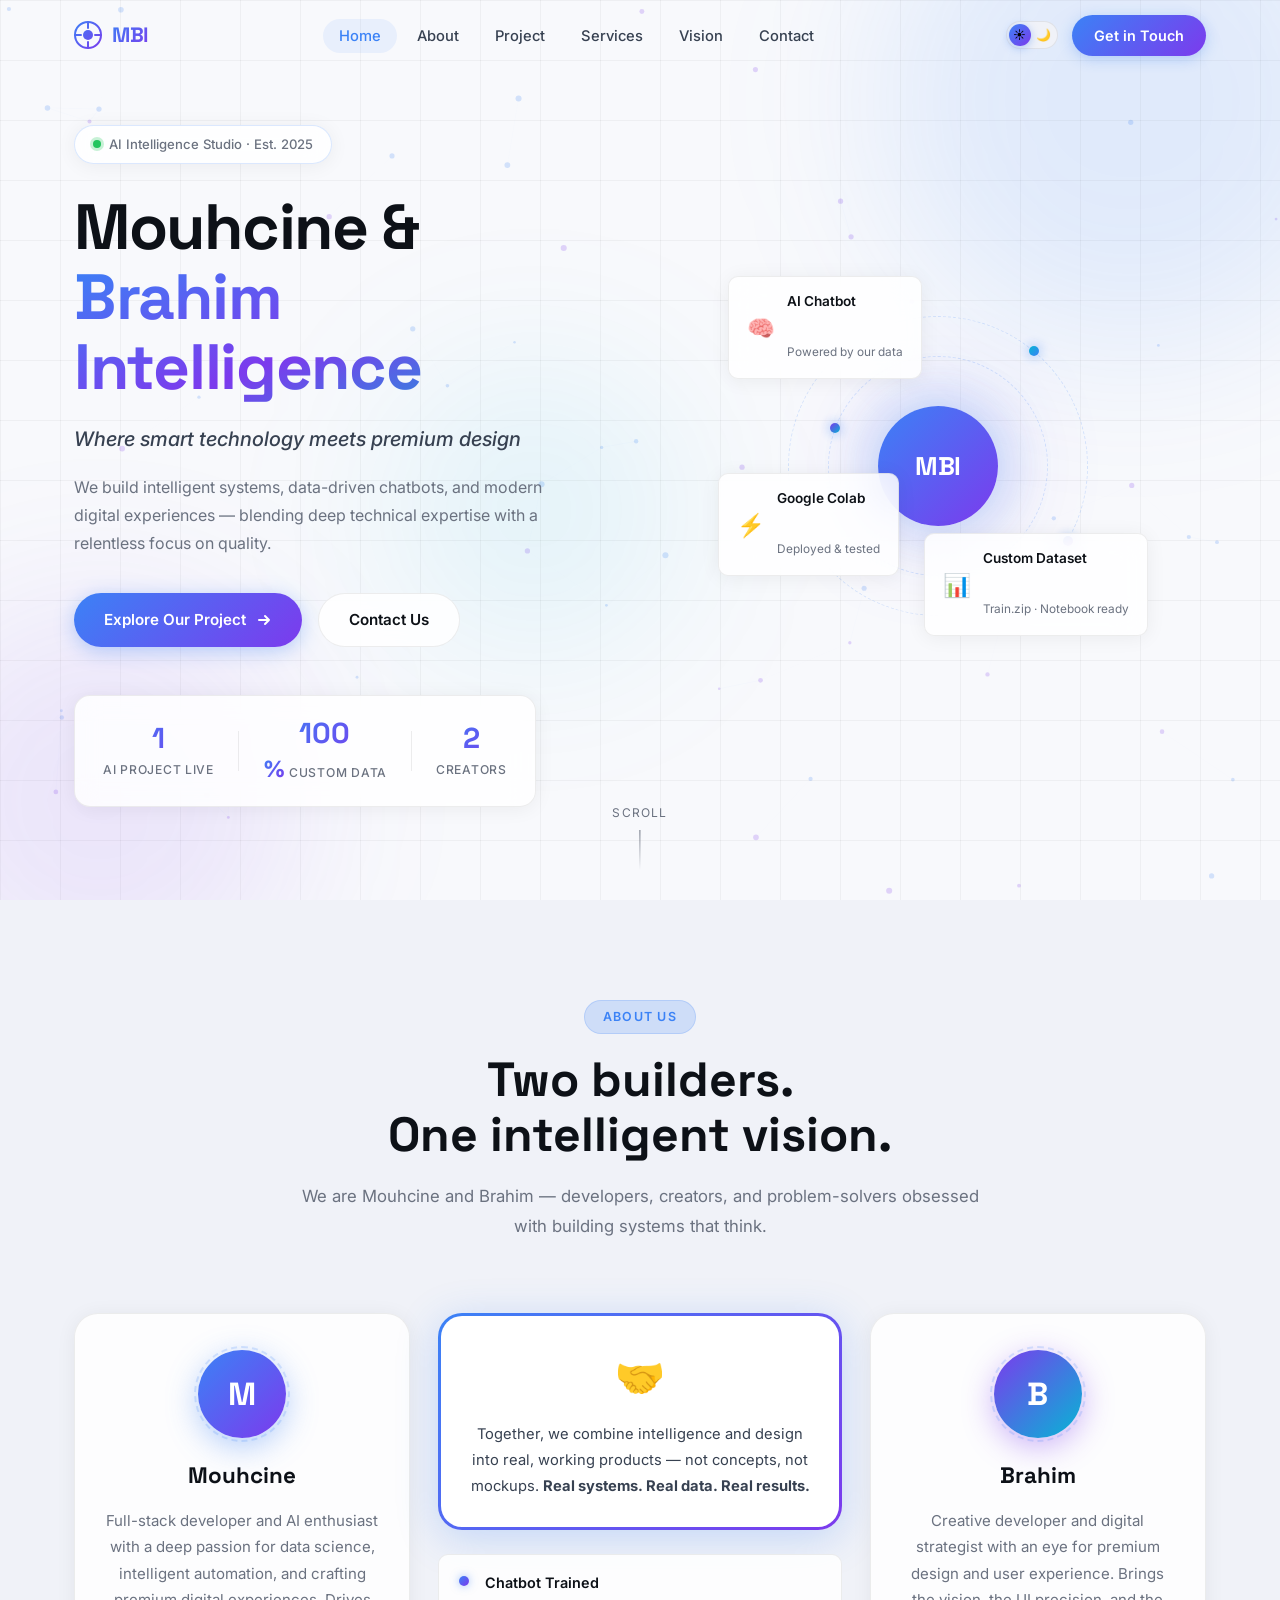
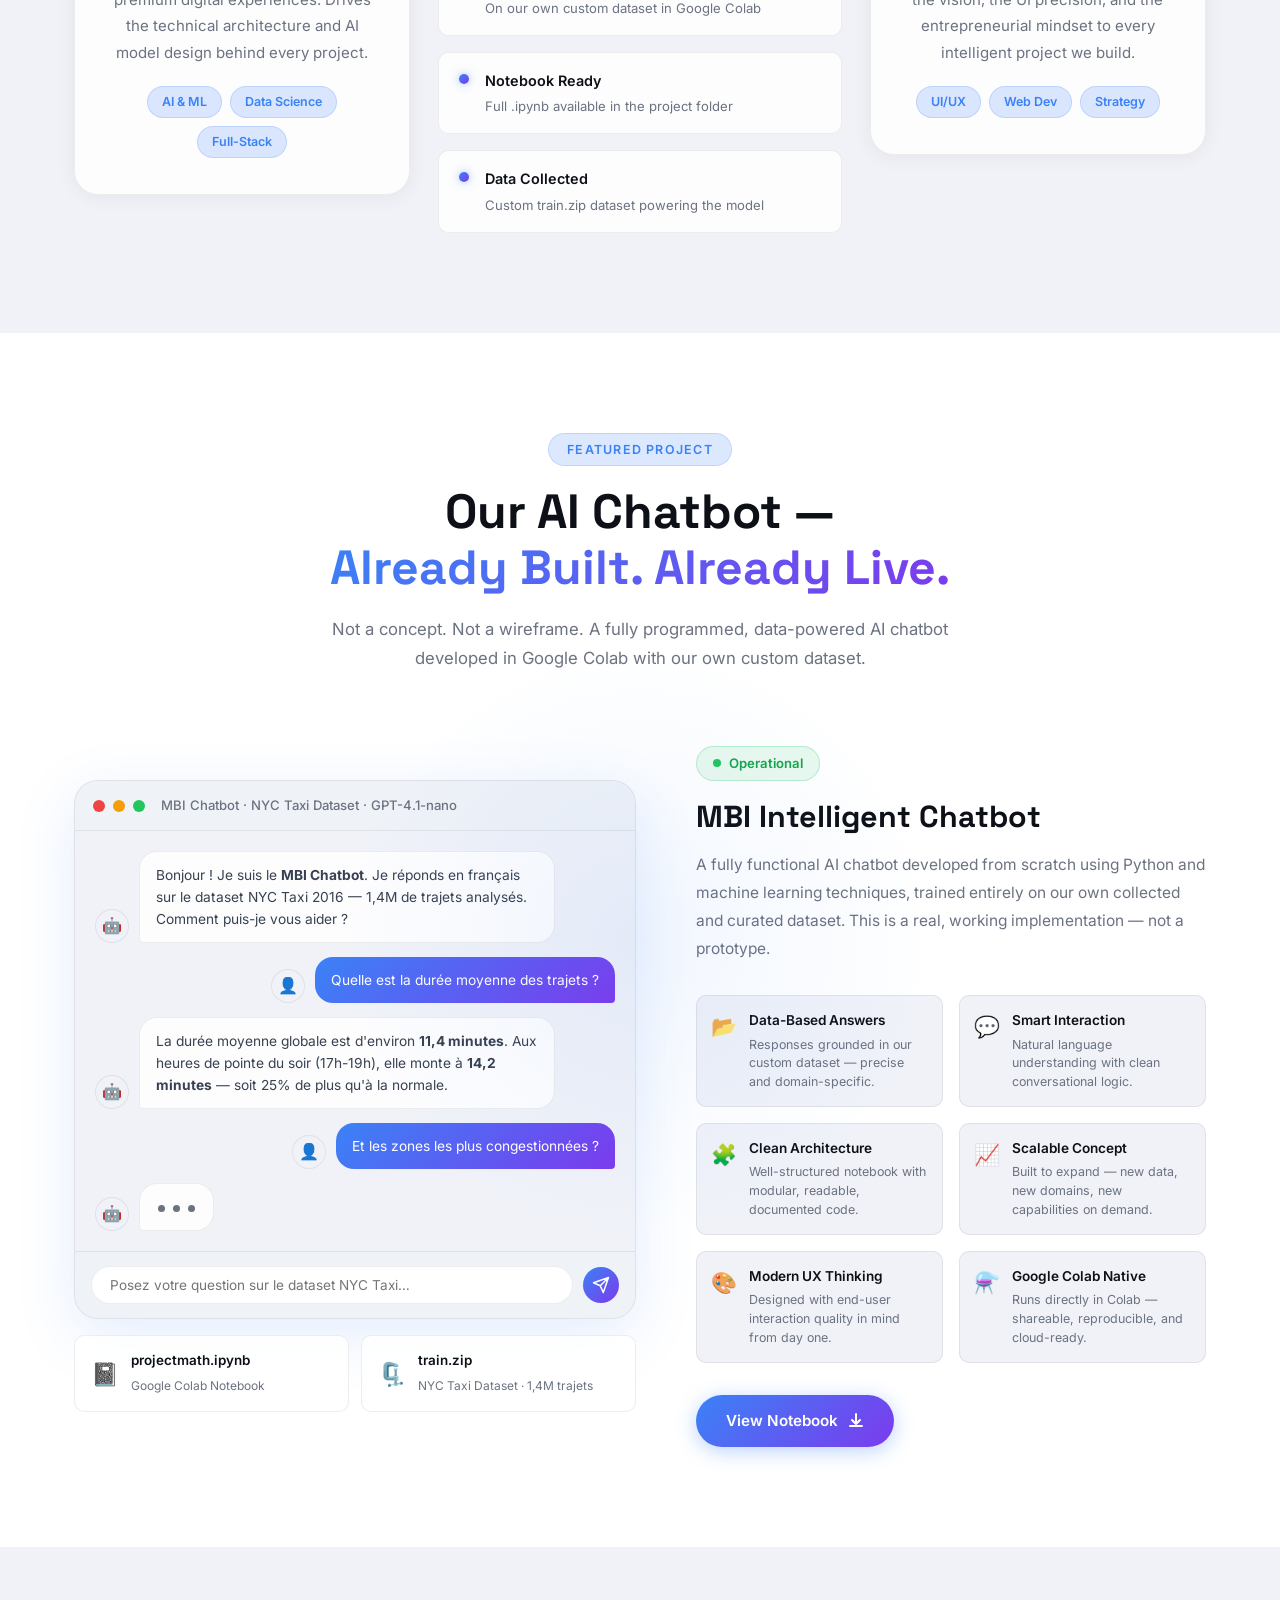
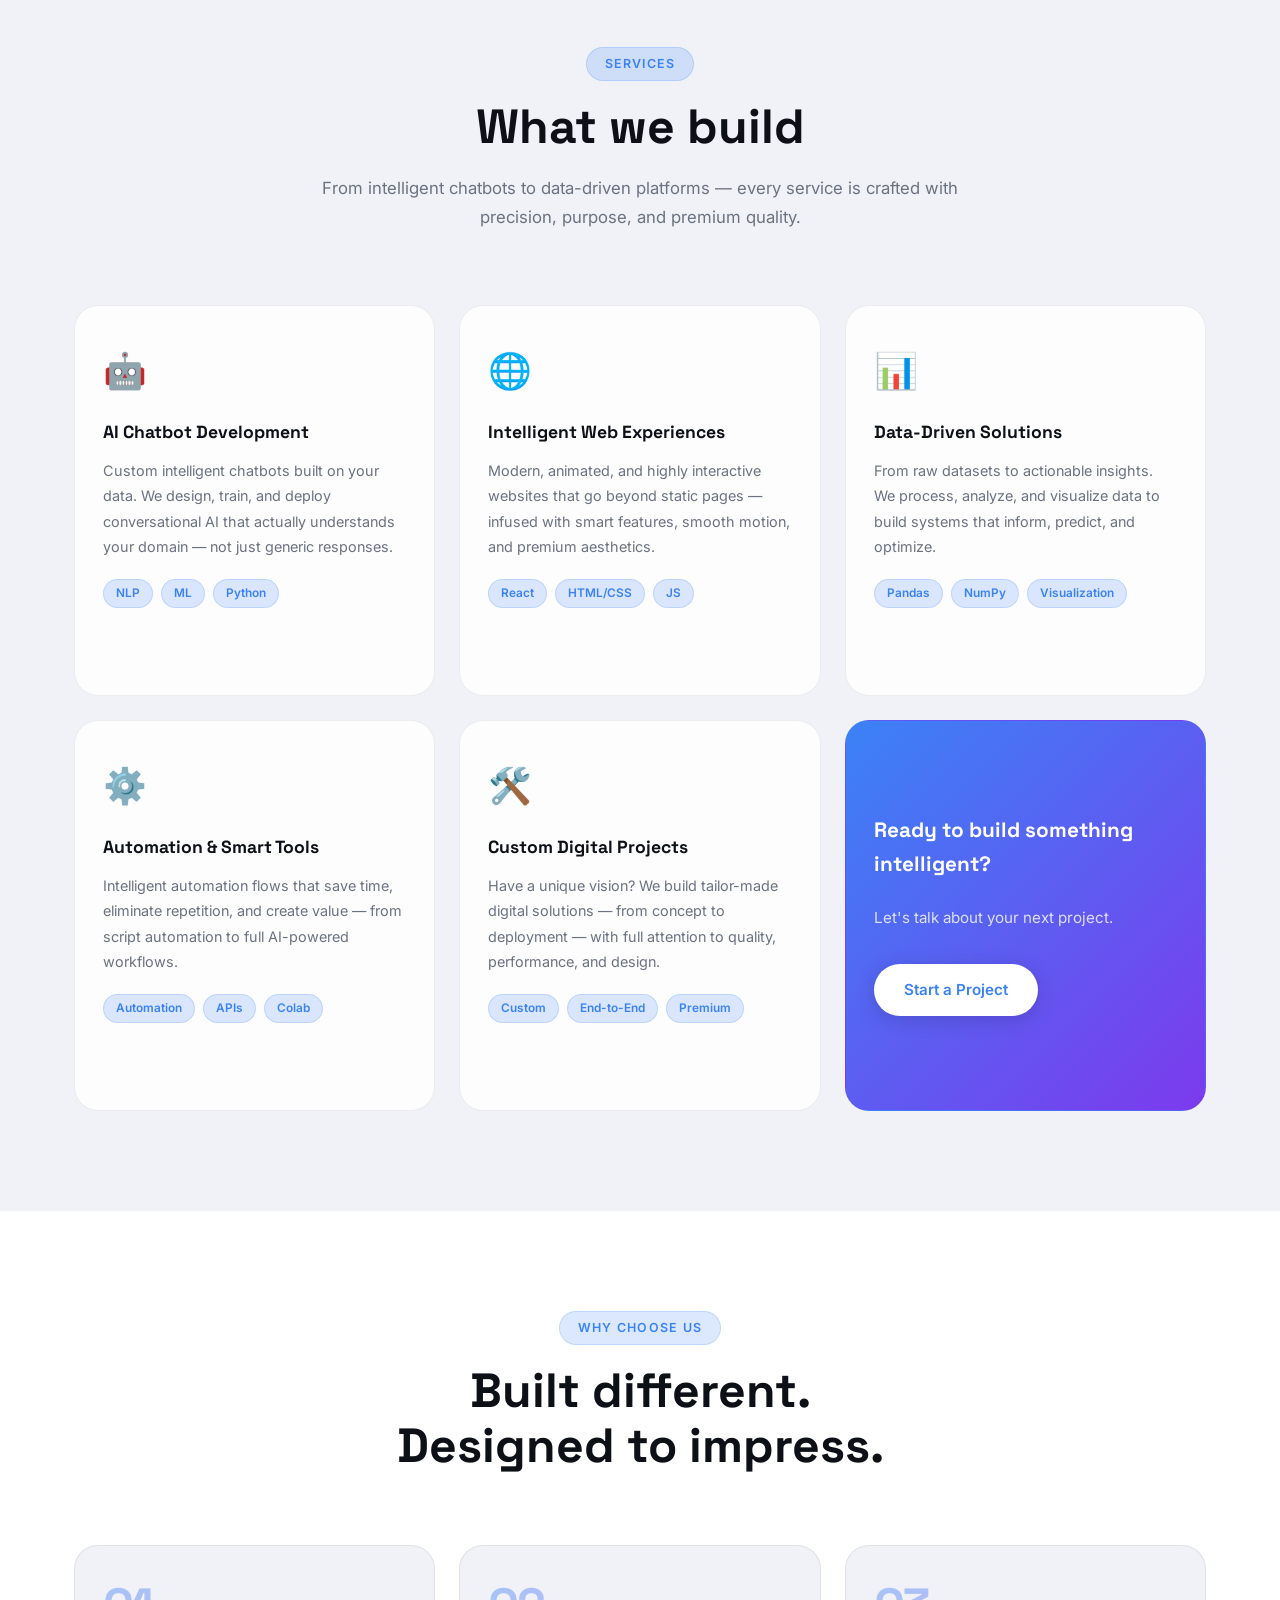
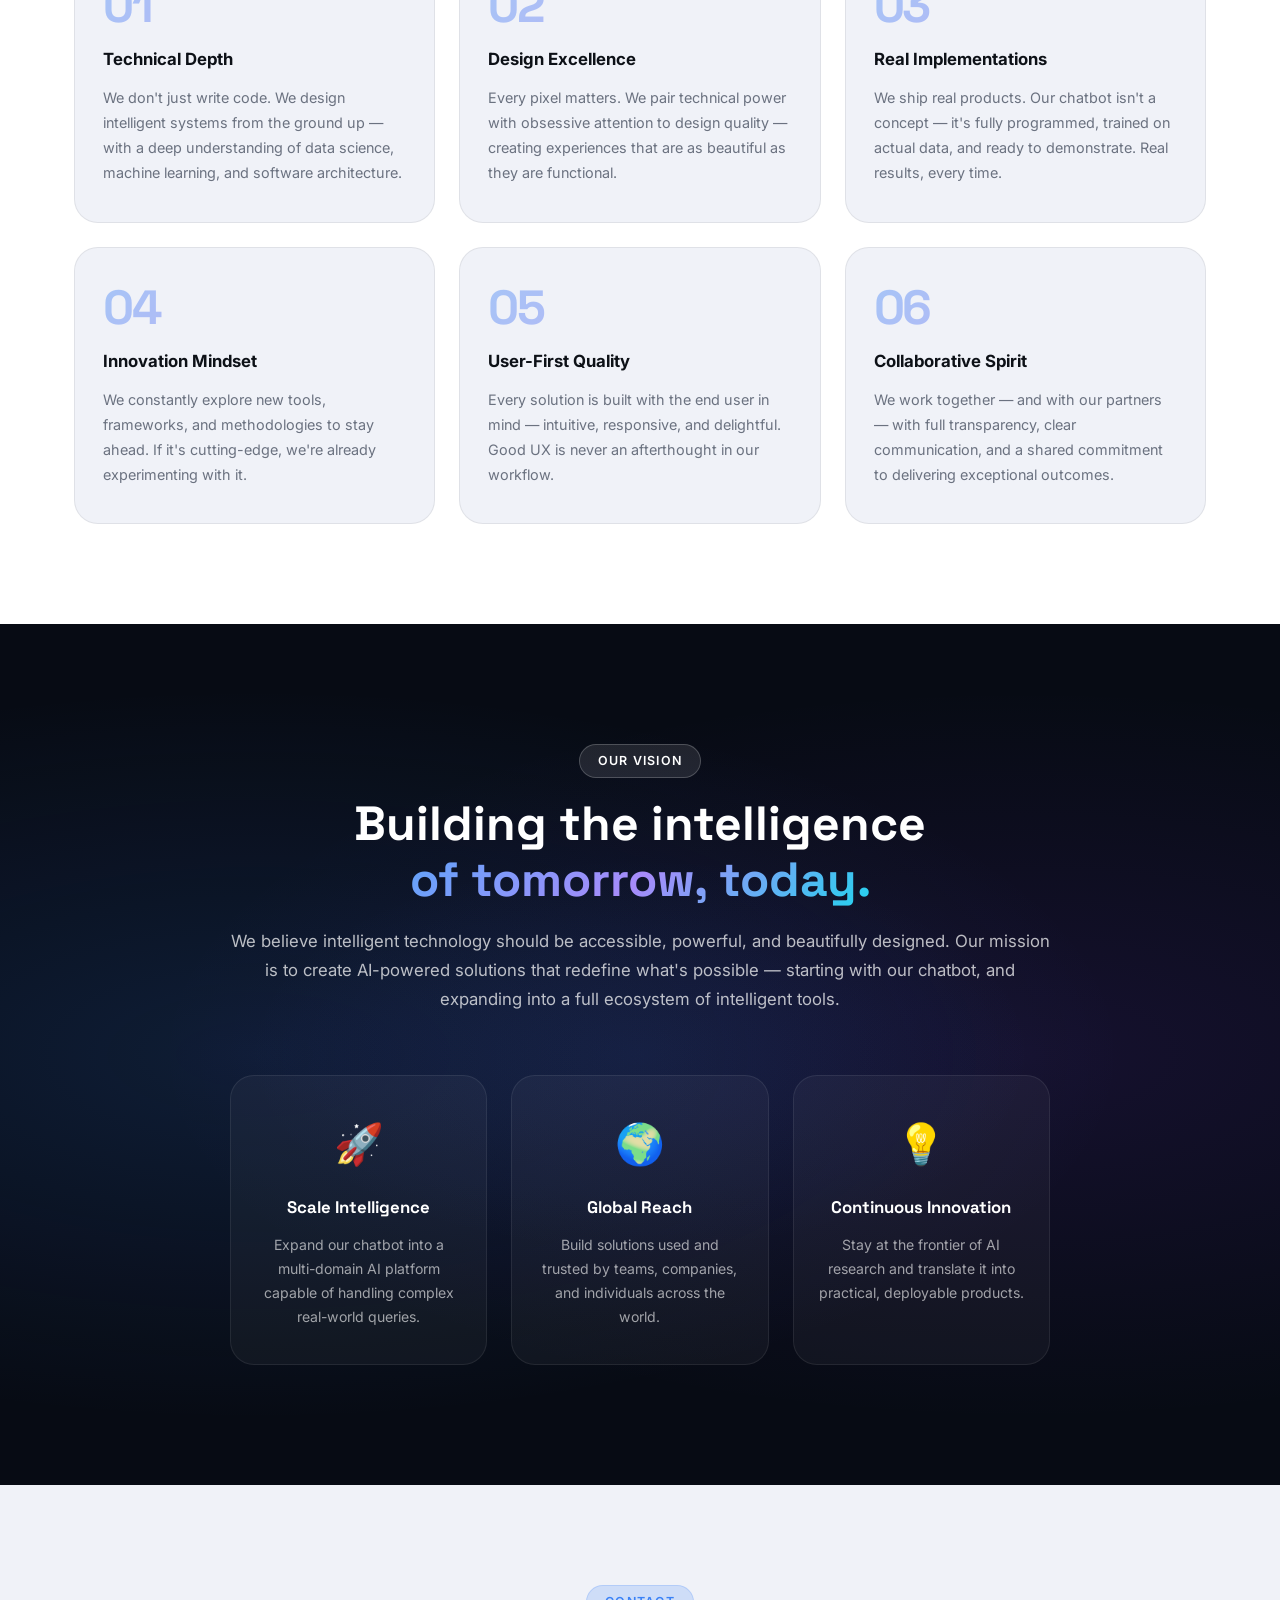
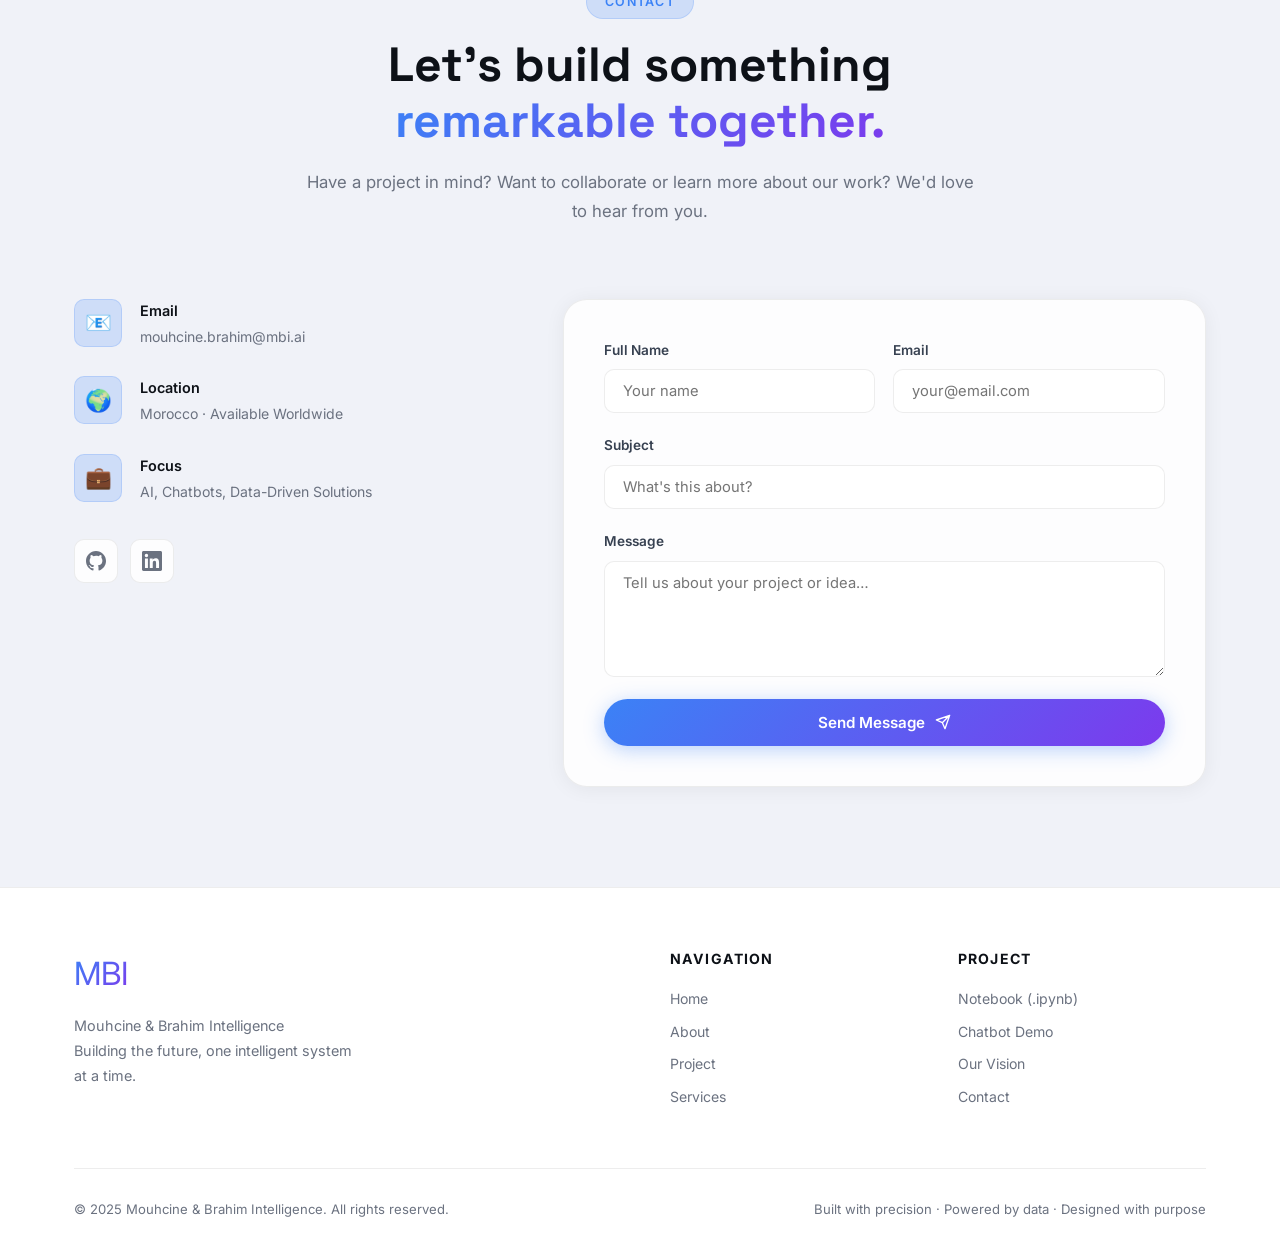
<file: M104/IA_101/BRAHIM_MOUHCINE/projet_cc3/index.html>
<!DOCTYPE html>
<html lang="en" data-theme="light">
<head>
  <meta charset="UTF-8" />
  <meta name="viewport" content="width=device-width, initial-scale=1.0" />
  <title>Mouhcine & Brahim Intelligence | AI Solutions Studio</title>
  <meta name="description" content="Mouhcine & Brahim Intelligence — A premium AI solutions studio specializing in intelligent chatbots, data-driven applications, and modern digital experiences." />
  <link rel="preconnect" href="https://fonts.googleapis.com" />
  <link rel="preconnect" href="https://fonts.gstatic.com" crossorigin />
  <link href="https://fonts.googleapis.com/css2?family=Inter:wght@300;400;500;600;700;800;900&family=Space+Grotesk:wght@300;400;500;600;700&display=swap" rel="stylesheet" />
  <link rel="stylesheet" href="style.css" />
</head>
<body>

  <!-- ═══════════════ NAVBAR ═══════════════ -->
  <nav class="navbar" id="navbar">
    <div class="nav-container">
      <a href="#home" class="nav-logo">
        <span class="logo-icon">
          <svg width="28" height="28" viewBox="0 0 28 28" fill="none"><circle cx="14" cy="14" r="13" stroke="url(#lg1)" stroke-width="2"/><circle cx="14" cy="14" r="5" fill="url(#lg2)"/><line x1="14" y1="1" x2="14" y2="7" stroke="url(#lg1)" stroke-width="2" stroke-linecap="round"/><line x1="14" y1="21" x2="14" y2="27" stroke="url(#lg1)" stroke-width="2" stroke-linecap="round"/><line x1="1" y1="14" x2="7" y2="14" stroke="url(#lg1)" stroke-width="2" stroke-linecap="round"/><line x1="21" y1="14" x2="27" y2="14" stroke="url(#lg1)" stroke-width="2" stroke-linecap="round"/><defs><linearGradient id="lg1" x1="0" y1="0" x2="28" y2="28" gradientUnits="userSpaceOnUse"><stop stop-color="#3B82F6"/><stop offset="1" stop-color="#7C3AED"/></linearGradient><linearGradient id="lg2" x1="0" y1="0" x2="28" y2="28" gradientUnits="userSpaceOnUse"><stop stop-color="#3B82F6"/><stop offset="1" stop-color="#7C3AED"/></linearGradient></defs></svg>
        </span>
        <span class="logo-text">MBI</span>
      </a>
      <ul class="nav-links" id="navLinks">
        <li><a href="#home" class="nav-link active">Home</a></li>
        <li><a href="#about" class="nav-link">About</a></li>
        <li><a href="#project" class="nav-link">Project</a></li>
        <li><a href="#services" class="nav-link">Services</a></li>
        <li><a href="#vision" class="nav-link">Vision</a></li>
        <li><a href="#contact" class="nav-link">Contact</a></li>
      </ul>
      <div class="nav-actions">
        <button class="theme-toggle" id="themeToggle" aria-label="Toggle theme">
          <span class="toggle-icon sun">☀️</span>
          <span class="toggle-icon moon">🌙</span>
          <div class="toggle-slider"></div>
        </button>
        <a href="#contact" class="nav-cta">Get in Touch</a>
        <button class="burger" id="burger" aria-label="Menu">
          <span></span><span></span><span></span>
        </button>
      </div>
    </div>
  </nav>

  <!-- ═══════════════ HERO ═══════════════ -->
  <section class="hero" id="home">
    <canvas id="particleCanvas"></canvas>
    <div class="hero-grid-overlay"></div>
    <div class="hero-glow glow-1"></div>
    <div class="hero-glow glow-2"></div>
    <div class="hero-glow glow-3"></div>
    <div class="hero-content">
      <div class="hero-badge reveal-up">
        <span class="badge-dot"></span>
        AI Intelligence Studio · Est. 2025
      </div>
      <h1 class="hero-title reveal-up">
        <span class="title-line">Mouhcine &amp;</span>
        <span class="title-line gradient-text">Brahim Intelligence</span>
      </h1>
      <p class="hero-tagline reveal-up">Where smart technology meets premium design</p>
      <p class="hero-sub reveal-up">
        We build intelligent systems, data-driven chatbots, and modern digital experiences — 
        blending deep technical expertise with a relentless focus on quality.
      </p>
      <div class="hero-actions reveal-up">
        <a href="#project" class="btn btn-primary">
          <span>Explore Our Project</span>
          <svg width="16" height="16" viewBox="0 0 16 16" fill="none"><path d="M3 8h10M9 4l4 4-4 4" stroke="currentColor" stroke-width="2" stroke-linecap="round" stroke-linejoin="round"/></svg>
        </a>
        <a href="#contact" class="btn btn-secondary">Contact Us</a>
      </div>
      <div class="hero-stats reveal-up">
        <div class="stat-item">
          <span class="stat-num" data-target="1">0</span>
          <span class="stat-label">AI Project Live</span>
        </div>
        <div class="stat-divider"></div>
        <div class="stat-item">
          <span class="stat-num" data-target="100">0</span><span class="stat-suffix">%</span>
          <span class="stat-label">Custom Data</span>
        </div>
        <div class="stat-divider"></div>
        <div class="stat-item">
          <span class="stat-num" data-target="2">0</span>
          <span class="stat-label">Creators</span>
        </div>
      </div>
    </div>
    <div class="hero-visual">
      <div class="hero-card-float">
        <div class="float-card card-1">
          <div class="fc-icon">🧠</div>
          <div class="fc-text"><strong>AI Chatbot</strong><br/><small>Powered by our data</small></div>
        </div>
        <div class="float-card card-2">
          <div class="fc-icon">📊</div>
          <div class="fc-text"><strong>Custom Dataset</strong><br/><small>Train.zip · Notebook ready</small></div>
        </div>
        <div class="float-card card-3">
          <div class="fc-icon">⚡</div>
          <div class="fc-text"><strong>Google Colab</strong><br/><small>Deployed &amp; tested</small></div>
        </div>
        <div class="orbit-ring ring-1"></div>
        <div class="orbit-ring ring-2"></div>
        <div class="orbit-dot dot-1"></div>
        <div class="orbit-dot dot-2"></div>
        <div class="orbit-dot dot-3"></div>
        <div class="central-orb">
          <div class="orb-inner">MBI</div>
        </div>
      </div>
    </div>
    <div class="scroll-indicator">
      <span>Scroll</span>
      <div class="scroll-line"></div>
    </div>
  </section>

  <!-- ═══════════════ ABOUT ═══════════════ -->
  <section class="about section" id="about">
    <div class="container">
      <div class="section-header reveal-up">
        <span class="section-tag">About Us</span>
        <h2 class="section-title">Two builders.<br/>One intelligent vision.</h2>
        <p class="section-sub">We are Mouhcine and Brahim — developers, creators, and problem-solvers obsessed with building systems that think.</p>
      </div>
      <div class="about-grid">
        <div class="about-card reveal-left">
          <div class="about-avatar avatar-m">
            <span>M</span>
            <div class="avatar-ring"></div>
          </div>
          <h3>Mouhcine</h3>
          <p>Full-stack developer and AI enthusiast with a deep passion for data science, intelligent automation, and crafting premium digital experiences. Drives the technical architecture and AI model design behind every project.</p>
          <div class="about-tags">
            <span>AI & ML</span><span>Data Science</span><span>Full-Stack</span>
          </div>
        </div>
        <div class="about-center-block reveal-up">
          <div class="partnership-badge">
            <div class="pb-inner">
              <div class="pb-icon">🤝</div>
              <p>Together, we combine intelligence and design into real, working products — not concepts, not mockups. <strong>Real systems. Real data. Real results.</strong></p>
            </div>
          </div>
          <div class="milestones">
            <div class="milestone">
              <div class="ms-dot"></div>
              <div><strong>Chatbot Trained</strong><p>On our own custom dataset in Google Colab</p></div>
            </div>
            <div class="milestone">
              <div class="ms-dot"></div>
              <div><strong>Notebook Ready</strong><p>Full .ipynb available in the project folder</p></div>
            </div>
            <div class="milestone">
              <div class="ms-dot"></div>
              <div><strong>Data Collected</strong><p>Custom train.zip dataset powering the model</p></div>
            </div>
          </div>
        </div>
        <div class="about-card reveal-right">
          <div class="about-avatar avatar-b">
            <span>B</span>
            <div class="avatar-ring"></div>
          </div>
          <h3>Brahim</h3>
          <p>Creative developer and digital strategist with an eye for premium design and user experience. Brings the vision, the UI precision, and the entrepreneurial mindset to every intelligent project we build.</p>
          <div class="about-tags">
            <span>UI/UX</span><span>Web Dev</span><span>Strategy</span>
          </div>
        </div>
      </div>
    </div>
  </section>

  <!-- ═══════════════ PROJECT ═══════════════ -->
  <section class="project section" id="project">
    <div class="project-bg-glow"></div>
    <div class="container">
      <div class="section-header reveal-up">
        <span class="section-tag">Featured Project</span>
        <h2 class="section-title">Our AI Chatbot —<br/><span class="gradient-text">Already Built. Already Live.</span></h2>
        <p class="section-sub">Not a concept. Not a wireframe. A fully programmed, data-powered AI chatbot developed in Google Colab with our own custom dataset.</p>
      </div>
      <div class="project-showcase">
        <div class="project-visual reveal-left">
          <div class="project-window">
            <div class="window-bar">
              <span class="wb-dot red"></span>
              <span class="wb-dot yellow"></span>
              <span class="wb-dot green"></span>
              <span class="wb-title">MBI Chatbot · NYC Taxi Dataset · GPT-4.1-nano</span>
            </div>
            <div class="chat-ui">
              <div class="chat-msg bot">
                <div class="chat-avatar">🤖</div>
                <div class="chat-bubble">Bonjour ! Je suis le <strong>MBI Chatbot</strong>. Je réponds en français sur le dataset NYC Taxi 2016 — 1,4M de trajets analysés. Comment puis-je vous aider ?</div>
              </div>
              <div class="chat-msg user">
                <div class="chat-bubble">Quelle est la durée moyenne des trajets ?</div>
                <div class="chat-avatar">👤</div>
              </div>
              <div class="chat-msg bot">
                <div class="chat-avatar">🤖</div>
                <div class="chat-bubble">La durée moyenne globale est d'environ <strong>11,4 minutes</strong>. Aux heures de pointe du soir (17h-19h), elle monte à <strong>14,2 minutes</strong> — soit 25% de plus qu'à la normale.</div>
              </div>
              <div class="chat-msg user">
                <div class="chat-bubble">Et les zones les plus congestionnées ?</div>
                <div class="chat-avatar">👤</div>
              </div>
              <div class="chat-msg bot typing" id="demoTyping">
                <div class="chat-avatar">🤖</div>
                <div class="chat-bubble">
                  <span class="typing-dot"></span>
                  <span class="typing-dot"></span>
                  <span class="typing-dot"></span>
                </div>
              </div>
            </div>
            <div class="chat-input-bar">
              <input type="text" placeholder="Posez votre question sur le dataset NYC Taxi…" readonly />
              <a href="chatbot.html" class="send-btn" style="text-decoration:none;">
                <svg width="18" height="18" viewBox="0 0 24 24" fill="none"><path d="M22 2L11 13M22 2l-7 20-4-9-9-4 20-7z" stroke="currentColor" stroke-width="2" stroke-linecap="round" stroke-linejoin="round"/></svg>
              </a>
            </div>
          </div>
          <div class="project-file-badges">
            <div class="file-badge">
              <span class="fb-icon">📓</span>
              <div><strong>projectmath.ipynb</strong><small>Google Colab Notebook</small></div>
            </div>
            <div class="file-badge">
              <span class="fb-icon">🗜️</span>
              <div><strong>train.zip</strong><small>NYC Taxi Dataset · 1,4M trajets</small></div>
            </div>
          </div>
        </div>
        <div class="project-info reveal-right">
          <div class="project-label">
            <span class="status-dot"></span> Operational
          </div>
          <h3>MBI Intelligent Chatbot</h3>
          <p>A fully functional AI chatbot developed from scratch using Python and machine learning techniques, trained entirely on our own collected and curated dataset. This is a real, working implementation — not a prototype.</p>
          <div class="feature-grid">
            <div class="feature-item">
              <div class="fi-icon">📂</div>
              <div><strong>Data-Based Answers</strong><p>Responses grounded in our custom dataset — precise and domain-specific.</p></div>
            </div>
            <div class="feature-item">
              <div class="fi-icon">💬</div>
              <div><strong>Smart Interaction</strong><p>Natural language understanding with clean conversational logic.</p></div>
            </div>
            <div class="feature-item">
              <div class="fi-icon">🧩</div>
              <div><strong>Clean Architecture</strong><p>Well-structured notebook with modular, readable, documented code.</p></div>
            </div>
            <div class="feature-item">
              <div class="fi-icon">📈</div>
              <div><strong>Scalable Concept</strong><p>Built to expand — new data, new domains, new capabilities on demand.</p></div>
            </div>
            <div class="feature-item">
              <div class="fi-icon">🎨</div>
              <div><strong>Modern UX Thinking</strong><p>Designed with end-user interaction quality in mind from day one.</p></div>
            </div>
            <div class="feature-item">
              <div class="fi-icon">⚗️</div>
              <div><strong>Google Colab Native</strong><p>Runs directly in Colab — shareable, reproducible, and cloud-ready.</p></div>
            </div>
          </div>
          <a href="projectmath.ipynb" class="btn btn-primary" download>
            <span>View Notebook</span>
            <svg width="16" height="16" viewBox="0 0 16 16" fill="none"><path d="M8 1v9M4 7l4 4 4-4M2 13h12" stroke="currentColor" stroke-width="2" stroke-linecap="round" stroke-linejoin="round"/></svg>
          </a>
        </div>
      </div>
    </div>
  </section>

  <!-- ═══════════════ SERVICES ═══════════════ -->
  <section class="services section" id="services">
    <div class="container">
      <div class="section-header reveal-up">
        <span class="section-tag">Services</span>
        <h2 class="section-title">What we build</h2>
        <p class="section-sub">From intelligent chatbots to data-driven platforms — every service is crafted with precision, purpose, and premium quality.</p>
      </div>
      <div class="services-grid">
        <div class="service-card reveal-up" style="--delay:0s">
          <div class="sc-glow"></div>
          <div class="sc-icon">🤖</div>
          <h3>AI Chatbot Development</h3>
          <p>Custom intelligent chatbots built on your data. We design, train, and deploy conversational AI that actually understands your domain — not just generic responses.</p>
          <div class="sc-tags"><span>NLP</span><span>ML</span><span>Python</span></div>
          <div class="sc-arrow">→</div>
        </div>
        <div class="service-card reveal-up" style="--delay:0.1s">
          <div class="sc-glow"></div>
          <div class="sc-icon">🌐</div>
          <h3>Intelligent Web Experiences</h3>
          <p>Modern, animated, and highly interactive websites that go beyond static pages — infused with smart features, smooth motion, and premium aesthetics.</p>
          <div class="sc-tags"><span>React</span><span>HTML/CSS</span><span>JS</span></div>
          <div class="sc-arrow">→</div>
        </div>
        <div class="service-card reveal-up" style="--delay:0.2s">
          <div class="sc-glow"></div>
          <div class="sc-icon">📊</div>
          <h3>Data-Driven Solutions</h3>
          <p>From raw datasets to actionable insights. We process, analyze, and visualize data to build systems that inform, predict, and optimize.</p>
          <div class="sc-tags"><span>Pandas</span><span>NumPy</span><span>Visualization</span></div>
          <div class="sc-arrow">→</div>
        </div>
        <div class="service-card reveal-up" style="--delay:0.3s">
          <div class="sc-glow"></div>
          <div class="sc-icon">⚙️</div>
          <h3>Automation & Smart Tools</h3>
          <p>Intelligent automation flows that save time, eliminate repetition, and create value — from script automation to full AI-powered workflows.</p>
          <div class="sc-tags"><span>Automation</span><span>APIs</span><span>Colab</span></div>
          <div class="sc-arrow">→</div>
        </div>
        <div class="service-card reveal-up" style="--delay:0.4s">
          <div class="sc-glow"></div>
          <div class="sc-icon">🛠️</div>
          <h3>Custom Digital Projects</h3>
          <p>Have a unique vision? We build tailor-made digital solutions — from concept to deployment — with full attention to quality, performance, and design.</p>
          <div class="sc-tags"><span>Custom</span><span>End-to-End</span><span>Premium</span></div>
          <div class="sc-arrow">→</div>
        </div>
        <div class="service-card service-cta-card reveal-up" style="--delay:0.5s">
          <div class="sc-glow"></div>
          <div class="cta-inner">
            <h3>Ready to build something intelligent?</h3>
            <p>Let's talk about your next project.</p>
            <a href="#contact" class="btn btn-primary">Start a Project</a>
          </div>
        </div>
      </div>
    </div>
  </section>

  <!-- ═══════════════ WHY US ═══════════════ -->
  <section class="why section" id="why">
    <div class="container">
      <div class="section-header reveal-up">
        <span class="section-tag">Why Choose Us</span>
        <h2 class="section-title">Built different.<br/>Designed to impress.</h2>
      </div>
      <div class="why-grid">
        <div class="why-card reveal-up" style="--delay:0s">
          <div class="wc-num">01</div>
          <h3>Technical Depth</h3>
          <p>We don't just write code. We design intelligent systems from the ground up — with a deep understanding of data science, machine learning, and software architecture.</p>
        </div>
        <div class="why-card reveal-up" style="--delay:0.1s">
          <div class="wc-num">02</div>
          <h3>Design Excellence</h3>
          <p>Every pixel matters. We pair technical power with obsessive attention to design quality — creating experiences that are as beautiful as they are functional.</p>
        </div>
        <div class="why-card reveal-up" style="--delay:0.2s">
          <div class="wc-num">03</div>
          <h3>Real Implementations</h3>
          <p>We ship real products. Our chatbot isn't a concept — it's fully programmed, trained on actual data, and ready to demonstrate. Real results, every time.</p>
        </div>
        <div class="why-card reveal-up" style="--delay:0.3s">
          <div class="wc-num">04</div>
          <h3>Innovation Mindset</h3>
          <p>We constantly explore new tools, frameworks, and methodologies to stay ahead. If it's cutting-edge, we're already experimenting with it.</p>
        </div>
        <div class="why-card reveal-up" style="--delay:0.4s">
          <div class="wc-num">05</div>
          <h3>User-First Quality</h3>
          <p>Every solution is built with the end user in mind — intuitive, responsive, and delightful. Good UX is never an afterthought in our workflow.</p>
        </div>
        <div class="why-card reveal-up" style="--delay:0.5s">
          <div class="wc-num">06</div>
          <h3>Collaborative Spirit</h3>
          <p>We work together — and with our partners — with full transparency, clear communication, and a shared commitment to delivering exceptional outcomes.</p>
        </div>
      </div>
    </div>
  </section>

  <!-- ═══════════════ VISION ═══════════════ -->
  <section class="vision section" id="vision">
    <div class="vision-bg"></div>
    <div class="vision-glow"></div>
    <div class="container">
      <div class="vision-content reveal-up">
        <span class="section-tag light">Our Vision</span>
        <h2 class="section-title light">Building the intelligence<br/><span class="gradient-text-vision">of tomorrow, today.</span></h2>
        <p class="section-sub light">We believe intelligent technology should be accessible, powerful, and beautifully designed. Our mission is to create AI-powered solutions that redefine what's possible — starting with our chatbot, and expanding into a full ecosystem of intelligent tools.</p>
        <div class="vision-pillars">
          <div class="vp-item">
            <div class="vp-icon">🚀</div>
            <h4>Scale Intelligence</h4>
            <p>Expand our chatbot into a multi-domain AI platform capable of handling complex real-world queries.</p>
          </div>
          <div class="vp-item">
            <div class="vp-icon">🌍</div>
            <h4>Global Reach</h4>
            <p>Build solutions used and trusted by teams, companies, and individuals across the world.</p>
          </div>
          <div class="vp-item">
            <div class="vp-icon">💡</div>
            <h4>Continuous Innovation</h4>
            <p>Stay at the frontier of AI research and translate it into practical, deployable products.</p>
          </div>
        </div>
      </div>
    </div>
  </section>

  <!-- ═══════════════ CONTACT ═══════════════ -->
  <section class="contact section" id="contact">
    <div class="container">
      <div class="section-header reveal-up">
        <span class="section-tag">Contact</span>
        <h2 class="section-title">Let's build something<br/><span class="gradient-text">remarkable together.</span></h2>
        <p class="section-sub">Have a project in mind? Want to collaborate or learn more about our work? We'd love to hear from you.</p>
      </div>
      <div class="contact-grid">
        <div class="contact-info reveal-left">
          <div class="ci-item">
            <div class="ci-icon">📧</div>
            <div><strong>Email</strong><p>mouhcine.brahim@mbi.ai</p></div>
          </div>
          <div class="ci-item">
            <div class="ci-icon">🌍</div>
            <div><strong>Location</strong><p>Morocco · Available Worldwide</p></div>
          </div>
          <div class="ci-item">
            <div class="ci-icon">💼</div>
            <div><strong>Focus</strong><p>AI, Chatbots, Data-Driven Solutions</p></div>
          </div>
          <div class="social-links">
            <a href="#" class="social-btn" aria-label="GitHub">
              <svg width="20" height="20" viewBox="0 0 24 24" fill="currentColor"><path d="M12 0C5.374 0 0 5.373 0 12c0 5.302 3.438 9.8 8.207 11.387.599.111.793-.261.793-.577v-2.234c-3.338.726-4.033-1.416-4.033-1.416-.546-1.387-1.333-1.756-1.333-1.756-1.089-.745.083-.729.083-.729 1.205.084 1.839 1.237 1.839 1.237 1.07 1.834 2.807 1.304 3.492.997.107-.775.418-1.305.762-1.604-2.665-.305-5.467-1.334-5.467-5.931 0-1.311.469-2.381 1.236-3.221-.124-.303-.535-1.524.117-3.176 0 0 1.008-.322 3.301 1.23A11.509 11.509 0 0112 5.803c1.02.005 2.047.138 3.006.404 2.291-1.552 3.297-1.23 3.297-1.23.653 1.653.242 2.874.118 3.176.77.84 1.235 1.911 1.235 3.221 0 4.609-2.807 5.624-5.479 5.921.43.372.823 1.102.823 2.222v3.293c0 .319.192.694.801.576C20.566 21.797 24 17.3 24 12c0-6.627-5.373-12-12-12z"/></svg>
            </a>
            <a href="#" class="social-btn" aria-label="LinkedIn">
              <svg width="20" height="20" viewBox="0 0 24 24" fill="currentColor"><path d="M20.447 20.452h-3.554v-5.569c0-1.328-.027-3.037-1.852-3.037-1.853 0-2.136 1.445-2.136 2.939v5.667H9.351V9h3.414v1.561h.046c.477-.9 1.637-1.85 3.37-1.85 3.601 0 4.267 2.37 4.267 5.455v6.286zM5.337 7.433a2.062 2.062 0 01-2.063-2.065 2.064 2.064 0 112.063 2.065zm1.782 13.019H3.555V9h3.564v11.452zM22.225 0H1.771C.792 0 0 .774 0 1.729v20.542C0 23.227.792 24 1.771 24h20.451C23.2 24 24 23.227 24 22.271V1.729C24 .774 23.2 0 22.222 0h.003z"/></svg>
            </a>
          </div>
        </div>
        <form class="contact-form reveal-right" id="contactForm">
          <div class="form-row">
            <div class="form-group">
              <label for="fname">Full Name</label>
              <input type="text" id="fname" placeholder="Your name" required />
            </div>
            <div class="form-group">
              <label for="femail">Email</label>
              <input type="email" id="femail" placeholder="your@email.com" required />
            </div>
          </div>
          <div class="form-group">
            <label for="fsubject">Subject</label>
            <input type="text" id="fsubject" placeholder="What's this about?" />
          </div>
          <div class="form-group">
            <label for="fmessage">Message</label>
            <textarea id="fmessage" rows="5" placeholder="Tell us about your project or idea…" required></textarea>
          </div>
          <button type="submit" class="btn btn-primary full-width">
            <span>Send Message</span>
            <svg width="16" height="16" viewBox="0 0 24 24" fill="none"><path d="M22 2L11 13M22 2l-7 20-4-9-9-4 20-7z" stroke="currentColor" stroke-width="2" stroke-linecap="round" stroke-linejoin="round"/></svg>
          </button>
          <div class="form-success" id="formSuccess">
            ✅ Message sent! We'll be in touch soon.
          </div>
        </form>
      </div>
    </div>
  </section>

  <!-- ═══════════════ FOOTER ═══════════════ -->
  <footer class="footer">
    <div class="container">
      <div class="footer-top">
        <div class="footer-brand">
          <span class="logo-text large">MBI</span>
          <p>Mouhcine &amp; Brahim Intelligence<br/>Building the future, one intelligent system at a time.</p>
        </div>
        <div class="footer-links">
          <div class="fl-col">
            <h4>Navigation</h4>
            <a href="#home">Home</a>
            <a href="#about">About</a>
            <a href="#project">Project</a>
            <a href="#services">Services</a>
          </div>
          <div class="fl-col">
            <h4>Project</h4>
            <a href="projectmath.ipynb" download>Notebook (.ipynb)</a>
            <a href="#project">Chatbot Demo</a>
            <a href="#vision">Our Vision</a>
            <a href="#contact">Contact</a>
          </div>
        </div>
      </div>
      <div class="footer-bottom">
        <p>© 2025 Mouhcine &amp; Brahim Intelligence. All rights reserved.</p>
        <p>Built with precision · Powered by data · Designed with purpose</p>
      </div>
    </div>
  </footer>

  <script src="script.js"></script>
</body>
</html>
</file>
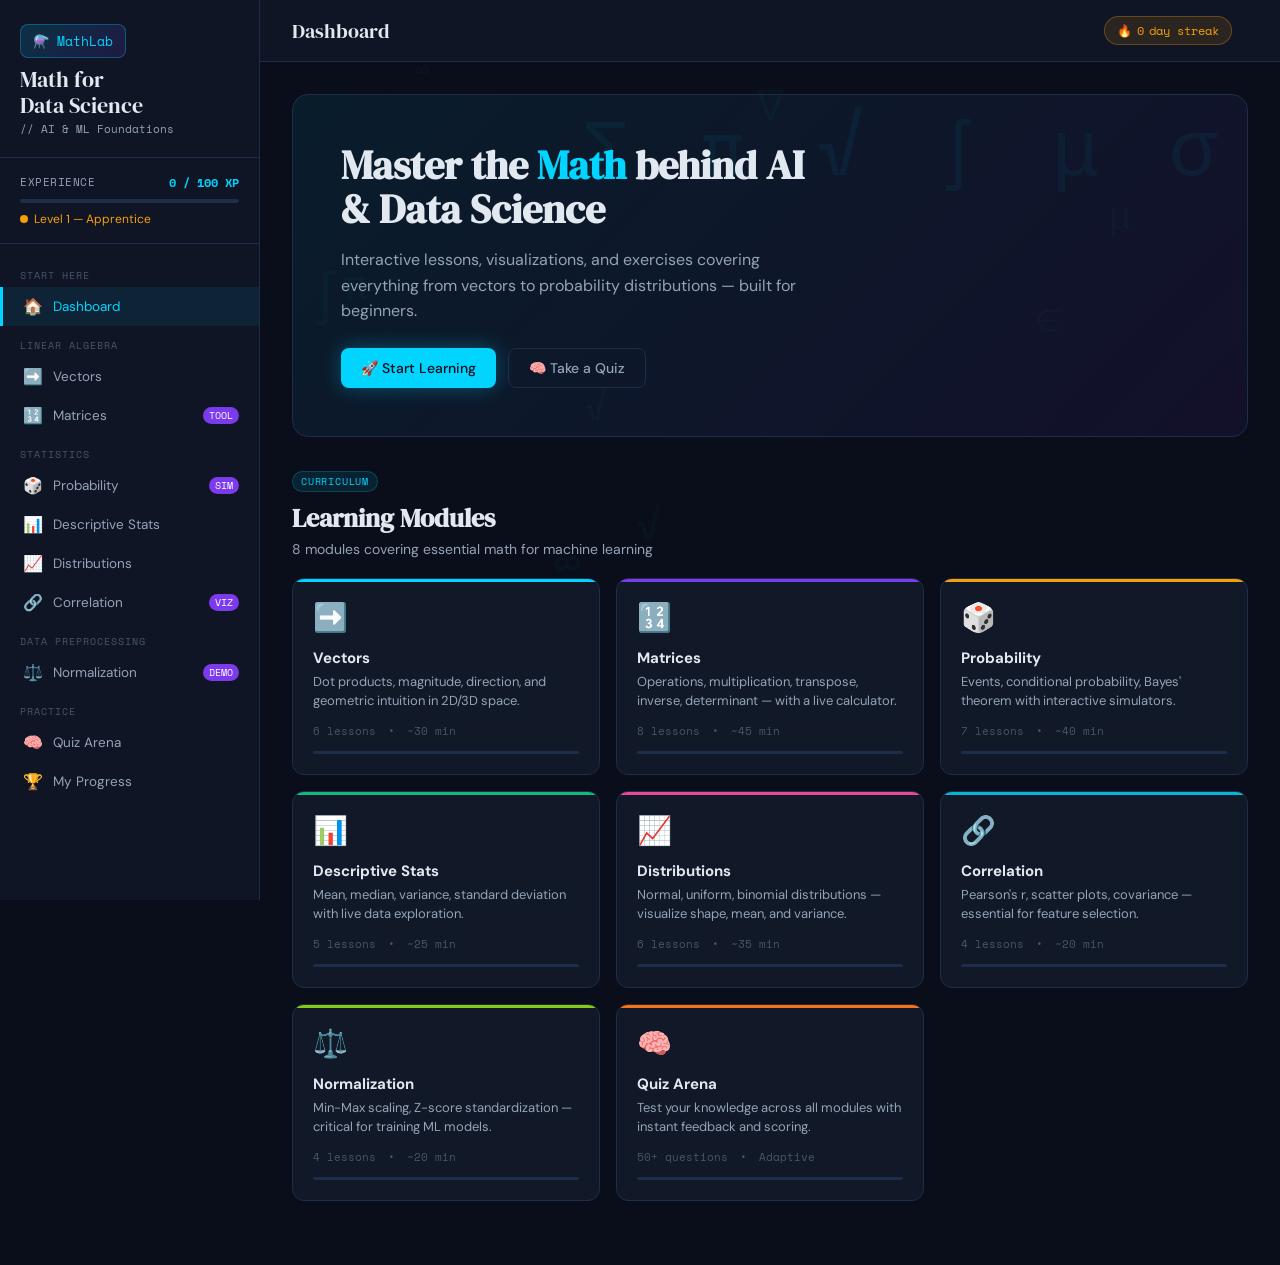
<file: app.html>
<!DOCTYPE html>
<html lang="en">
<head>
<meta charset="UTF-8">
<meta name="viewport" content="width=device-width, initial-scale=1.0">
<title>MathLab — Math for Data Science & AI</title>
<link href="https://fonts.googleapis.com/css2?family=Space+Mono:ital,wght@0,400;0,700;1,400&family=DM+Sans:ital,opsz,wght@0,9..40,300;0,9..40,500;0,9..40,700;1,9..40,300&family=DM+Serif+Display:ital@0;1&display=swap" rel="stylesheet">
<style>
/* ===== CSS VARIABLES & RESET ===== */
:root {
  --bg: #0a0e1a;
  --bg2: #0f1525;
  --bg3: #151d35;
  --card: #111827;
  --border: #1e2d4a;
  --accent: #00d4ff;
  --accent2: #7c3aed;
  --accent3: #10b981;
  --accent4: #f59e0b;
  --danger: #ef4444;
  --text: #e2e8f0;
  --text2: #94a3b8;
  --text3: #475569;
  --glow: 0 0 20px rgba(0,212,255,0.15);
  --glow2: 0 0 20px rgba(124,58,237,0.2);
  --radius: 12px;
  --mono: 'Space Mono', monospace;
  --sans: 'DM Sans', sans-serif;
  --serif: 'DM Serif Display', serif;
}

*, *::before, *::after { box-sizing: border-box; margin: 0; padding: 0; }

html { scroll-behavior: smooth; }

body {
  background: var(--bg);
  color: var(--text);
  font-family: var(--sans);
  min-height: 100vh;
  overflow-x: hidden;
}

/* ===== SCROLLBAR ===== */
::-webkit-scrollbar { width: 6px; }
::-webkit-scrollbar-track { background: var(--bg2); }
::-webkit-scrollbar-thumb { background: var(--border); border-radius: 3px; }

/* ===== LAYOUT ===== */
.app { display: flex; min-height: 100vh; }

/* ===== SIDEBAR ===== */
.sidebar {
  width: 260px;
  min-height: 100vh;
  background: var(--bg2);
  border-right: 1px solid var(--border);
  display: flex;
  flex-direction: column;
  position: fixed;
  top: 0; left: 0; bottom: 0;
  z-index: 100;
  transition: transform .3s ease;
}

.sidebar-logo {
  padding: 24px 20px 20px;
  border-bottom: 1px solid var(--border);
}

.logo-badge {
  display: inline-flex; align-items: center; gap: 8px;
  background: linear-gradient(135deg, rgba(0,212,255,.15), rgba(124,58,237,.15));
  border: 1px solid rgba(0,212,255,.3);
  border-radius: 8px;
  padding: 6px 12px;
  font-family: var(--mono);
  font-size: 13px;
  color: var(--accent);
  margin-bottom: 8px;
}
.logo-title {
  font-family: var(--serif);
  font-size: 22px;
  color: var(--text);
  line-height: 1.2;
}
.logo-sub { font-size: 11px; color: var(--text2); margin-top: 2px; font-family: var(--mono); }

/* XP Bar */
.xp-section {
  padding: 16px 20px;
  border-bottom: 1px solid var(--border);
}
.xp-header { display: flex; justify-content: space-between; align-items: center; margin-bottom: 8px; }
.xp-label { font-size: 11px; color: var(--text2); font-family: var(--mono); letter-spacing: .05em; }
.xp-value { font-size: 12px; color: var(--accent); font-family: var(--mono); font-weight: 700; }
.xp-bar { height: 4px; background: var(--border); border-radius: 2px; overflow: hidden; }
.xp-fill {
  height: 100%;
  background: linear-gradient(90deg, var(--accent), var(--accent2));
  border-radius: 2px;
  transition: width .6s ease;
}
.level-badge {
  display: flex; align-items: center; gap: 6px; margin-top: 8px;
  font-size: 12px; color: var(--accent4);
}
.level-dot { width: 8px; height: 8px; border-radius: 50%; background: var(--accent4); }

/* Nav */
.nav-section { flex: 1; overflow-y: auto; padding: 12px 0; }
.nav-group-label {
  padding: 12px 20px 4px;
  font-size: 10px;
  color: var(--text3);
  font-family: var(--mono);
  letter-spacing: .1em;
  text-transform: uppercase;
}
.nav-item {
  display: flex; align-items: center; gap: 10px;
  padding: 9px 20px;
  cursor: pointer;
  transition: all .2s;
  border-left: 3px solid transparent;
  font-size: 13.5px;
  color: var(--text2);
  user-select: none;
}
.nav-item:hover { background: rgba(255,255,255,.04); color: var(--text); }
.nav-item.active {
  background: rgba(0,212,255,.08);
  border-left-color: var(--accent);
  color: var(--accent);
}
.nav-item .nav-icon { font-size: 16px; width: 20px; text-align: center; }
.nav-item .nav-badge {
  margin-left: auto;
  background: var(--accent2);
  color: white;
  font-size: 10px;
  padding: 1px 6px;
  border-radius: 10px;
  font-family: var(--mono);
}
.nav-item .nav-check {
  margin-left: auto;
  color: var(--accent3);
  font-size: 14px;
}

/* ===== MAIN CONTENT ===== */
.main {
  margin-left: 260px;
  flex: 1;
  min-height: 100vh;
  display: flex;
  flex-direction: column;
}

/* ===== TOP BAR ===== */
.topbar {
  padding: 16px 32px;
  border-bottom: 1px solid var(--border);
  display: flex; align-items: center; gap: 16px;
  background: var(--bg2);
  position: sticky; top: 0; z-index: 50;
}
.topbar-title { font-family: var(--serif); font-size: 20px; flex: 1; }
.streak-badge {
  display: flex; align-items: center; gap: 5px;
  background: rgba(245,158,11,.12);
  border: 1px solid rgba(245,158,11,.3);
  color: var(--accent4);
  padding: 5px 12px;
  border-radius: 20px;
  font-size: 12px;
  font-family: var(--mono);
}
.badges-row { display: flex; gap: 6px; }
.badge-item {
  width: 32px; height: 32px; border-radius: 50%;
  display: flex; align-items: center; justify-content: center;
  font-size: 16px;
  background: var(--bg3);
  border: 1px solid var(--border);
  cursor: help;
  transition: transform .2s;
}
.badge-item:hover { transform: scale(1.2); }
.badge-item.unlocked { background: rgba(0,212,255,.1); border-color: var(--accent); }

/* ===== PAGES ===== */
.page { display: none; flex: 1; padding: 32px; animation: fadeIn .3s ease; }
.page.active { display: block; }
@keyframes fadeIn { from { opacity: 0; transform: translateY(8px); } to { opacity: 1; transform: none; } }

/* ===== HOME PAGE ===== */
.hero {
  background: linear-gradient(135deg, rgba(0,212,255,.08) 0%, rgba(124,58,237,.08) 100%);
  border: 1px solid var(--border);
  border-radius: 16px;
  padding: 48px;
  margin-bottom: 32px;
  position: relative;
  overflow: hidden;
}
.hero::before {
  content: 'Σ π √ ∫ μ σ';
  position: absolute; top: -10px; right: 20px;
  font-family: var(--mono); font-size: 80px;
  color: rgba(0,212,255,.05);
  pointer-events: none; user-select: none;
  letter-spacing: 10px;
}
.hero h1 {
  font-family: var(--serif);
  font-size: 40px; line-height: 1.1;
  max-width: 500px; margin-bottom: 16px;
}
.hero h1 em { color: var(--accent); font-style: normal; }
.hero p { color: var(--text2); max-width: 480px; line-height: 1.6; margin-bottom: 24px; }

.btn {
  display: inline-flex; align-items: center; gap: 8px;
  padding: 10px 20px;
  border-radius: 8px;
  font-family: var(--sans); font-size: 14px; font-weight: 500;
  cursor: pointer; border: none; text-decoration: none;
  transition: all .2s;
}
.btn-primary {
  background: var(--accent);
  color: var(--bg);
  box-shadow: 0 0 20px rgba(0,212,255,.3);
}
.btn-primary:hover { background: #00e8ff; box-shadow: 0 0 30px rgba(0,212,255,.5); }
.btn-secondary {
  background: transparent;
  color: var(--text2);
  border: 1px solid var(--border);
}
.btn-secondary:hover { border-color: var(--accent); color: var(--accent); }

.modules-grid {
  display: grid;
  grid-template-columns: repeat(auto-fill, minmax(280px, 1fr));
  gap: 16px;
  margin-bottom: 32px;
}

.module-card {
  background: var(--card);
  border: 1px solid var(--border);
  border-radius: var(--radius);
  padding: 20px;
  cursor: pointer;
  transition: all .25s;
  position: relative;
  overflow: hidden;
}
.module-card::before {
  content: '';
  position: absolute; top: 0; left: 0; right: 0; height: 3px;
  background: var(--card-accent, var(--accent));
  border-radius: var(--radius) var(--radius) 0 0;
}
.module-card:hover {
  border-color: var(--card-accent, var(--accent));
  transform: translateY(-2px);
  box-shadow: 0 8px 30px rgba(0,0,0,.3);
}
.module-icon { font-size: 28px; margin-bottom: 12px; }
.module-title { font-weight: 700; margin-bottom: 4px; font-size: 15px; }
.module-desc { font-size: 13px; color: var(--text2); line-height: 1.5; margin-bottom: 12px; }
.module-meta {
  display: flex; align-items: center; gap: 12px;
  font-size: 11px; font-family: var(--mono); color: var(--text3);
}
.module-progress { height: 3px; background: var(--border); border-radius: 2px; margin-top: 12px; }
.module-progress-fill { height: 100%; border-radius: 2px; background: var(--card-accent, var(--accent)); transition: width .6s; }

/* ===== SECTION HEADERS ===== */
.section-header { margin-bottom: 20px; }
.section-header h2 { font-family: var(--serif); font-size: 26px; margin-bottom: 4px; }
.section-header p { color: var(--text2); font-size: 14px; }
.section-tag {
  display: inline-block;
  background: rgba(0,212,255,.1);
  border: 1px solid rgba(0,212,255,.2);
  color: var(--accent);
  font-size: 10px; font-family: var(--mono); letter-spacing: .08em;
  padding: 2px 8px; border-radius: 20px; margin-bottom: 8px;
}

/* ===== TABS ===== */
.tab-bar {
  display: flex; gap: 4px;
  background: var(--bg2);
  border: 1px solid var(--border);
  border-radius: 10px;
  padding: 4px;
  margin-bottom: 24px;
}
.tab-btn {
  padding: 7px 16px;
  border-radius: 7px;
  font-size: 13px;
  cursor: pointer;
  border: none; background: transparent;
  color: var(--text2); font-family: var(--sans);
  transition: all .2s;
}
.tab-btn.active { background: var(--bg3); color: var(--text); box-shadow: 0 1px 3px rgba(0,0,0,.3); }
.tab-pane { display: none; }
.tab-pane.active { display: block; animation: fadeIn .2s ease; }

/* ===== MATRIX CALCULATOR ===== */
.matrix-section { display: grid; grid-template-columns: 1fr 1fr; gap: 20px; margin-bottom: 24px; }
.matrix-box {
  background: var(--bg2);
  border: 1px solid var(--border);
  border-radius: var(--radius);
  padding: 16px;
}
.matrix-box h4 { font-size: 12px; font-family: var(--mono); color: var(--text2); margin-bottom: 12px; letter-spacing: .05em; }
.matrix-grid { display: grid; gap: 6px; }
.matrix-grid input {
  background: var(--bg3);
  border: 1px solid var(--border);
  color: var(--text);
  text-align: center;
  padding: 6px;
  border-radius: 6px;
  font-family: var(--mono);
  font-size: 14px;
  width: 100%;
  transition: border-color .2s;
}
.matrix-grid input:focus { outline: none; border-color: var(--accent); box-shadow: 0 0 0 2px rgba(0,212,255,.1); }
.op-buttons { display: flex; flex-wrap: wrap; gap: 8px; margin-bottom: 16px; }
.op-btn {
  padding: 7px 14px;
  background: var(--bg3);
  border: 1px solid var(--border);
  color: var(--text2);
  border-radius: 7px;
  font-family: var(--mono);
  font-size: 12px;
  cursor: pointer;
  transition: all .2s;
}
.op-btn:hover { border-color: var(--accent); color: var(--accent); }
.op-btn.active { background: rgba(0,212,255,.1); border-color: var(--accent); color: var(--accent); }
.result-box {
  background: var(--bg2);
  border: 1px solid var(--border);
  border-radius: var(--radius);
  padding: 16px;
}
.result-title { font-size: 11px; font-family: var(--mono); color: var(--text2); margin-bottom: 12px; letter-spacing: .05em; }
.result-display {
  font-family: var(--mono);
  font-size: 14px;
  color: var(--accent);
  min-height: 80px;
  white-space: pre;
  line-height: 1.8;
}
.step-by-step {
  background: var(--bg3);
  border: 1px solid var(--border);
  border-radius: var(--radius);
  padding: 16px;
  margin-top: 12px;
  font-family: var(--mono);
  font-size: 12px;
  color: var(--text2);
  line-height: 1.7;
}
.step { display: flex; gap: 10px; margin-bottom: 6px; }
.step-num {
  width: 20px; height: 20px; border-radius: 50%;
  background: rgba(0,212,255,.15); color: var(--accent);
  font-size: 10px; display: flex; align-items: center; justify-content: center;
  flex-shrink: 0; margin-top: 1px;
}
.highlight { color: var(--accent4); }

/* ===== PROBABILITY SIMULATOR ===== */
.sim-controls {
  display: flex; flex-wrap: wrap; gap: 16px; align-items: flex-end;
  margin-bottom: 20px;
}
.control-group { display: flex; flex-direction: column; gap: 6px; }
.control-label { font-size: 11px; font-family: var(--mono); color: var(--text2); letter-spacing: .05em; }
.control-input {
  background: var(--bg3);
  border: 1px solid var(--border);
  color: var(--text);
  padding: 8px 12px;
  border-radius: 8px;
  font-family: var(--mono);
  font-size: 14px;
  width: 120px;
  transition: border-color .2s;
}
.control-input:focus { outline: none; border-color: var(--accent); }
.range-input { -webkit-appearance: none; width: 160px; height: 4px; background: var(--border); border-radius: 2px; border: none; padding: 0; }
.range-input::-webkit-slider-thumb {
  -webkit-appearance: none; width: 14px; height: 14px;
  background: var(--accent); border-radius: 50%; cursor: pointer;
}
.canvas-wrap {
  background: var(--bg2);
  border: 1px solid var(--border);
  border-radius: var(--radius);
  padding: 16px;
  margin-bottom: 16px;
}
canvas { display: block; max-width: 100%; }
.sim-stats {
  display: flex; gap: 16px; flex-wrap: wrap; margin-top: 12px;
}
.stat-pill {
  background: var(--bg3);
  border: 1px solid var(--border);
  border-radius: 8px;
  padding: 8px 14px;
  font-family: var(--mono);
  font-size: 12px;
}
.stat-pill span { color: var(--accent); font-weight: 700; }

/* ===== NORMALIZATION DEMO ===== */
.data-input-row {
  display: flex; gap: 8px; align-items: center; margin-bottom: 16px;
  flex-wrap: wrap;
}
.data-chip {
  background: var(--bg3);
  border: 1px solid var(--border);
  color: var(--text);
  padding: 5px 12px;
  border-radius: 20px;
  font-family: var(--mono);
  font-size: 13px;
  cursor: pointer;
  transition: all .2s;
}
.data-chip:hover { border-color: var(--danger); }
.data-chip.selected { background: rgba(0,212,255,.1); border-color: var(--accent); color: var(--accent); }
.norm-table { width: 100%; border-collapse: collapse; font-family: var(--mono); font-size: 13px; }
.norm-table th {
  text-align: left; padding: 8px 12px;
  font-size: 10px; letter-spacing: .08em; color: var(--text3);
  border-bottom: 1px solid var(--border);
}
.norm-table td {
  padding: 8px 12px;
  border-bottom: 1px solid rgba(30,45,74,.5);
}
.norm-table tr:last-child td { border-bottom: none; }
.norm-table .val-original { color: var(--text); }
.norm-table .val-minmax { color: var(--accent); }
.norm-table .val-zscore { color: var(--accent4); }
.norm-bar { height: 4px; background: var(--border); border-radius: 2px; margin-top: 4px; position: relative; }
.norm-bar-fill { height: 100%; border-radius: 2px; transition: width .5s; }

/* ===== QUIZ ===== */
.quiz-question {
  background: var(--bg2);
  border: 1px solid var(--border);
  border-radius: var(--radius);
  padding: 24px;
  margin-bottom: 20px;
}
.quiz-q-text { font-size: 16px; margin-bottom: 16px; line-height: 1.6; }
.quiz-q-formula {
  background: var(--bg3);
  border: 1px solid var(--border);
  padding: 12px 16px;
  border-radius: 8px;
  font-family: var(--mono);
  font-size: 14px;
  color: var(--accent);
  margin-bottom: 16px;
  text-align: center;
}
.quiz-options { display: flex; flex-direction: column; gap: 8px; }
.quiz-option {
  background: var(--bg3);
  border: 1px solid var(--border);
  border-radius: 8px;
  padding: 12px 16px;
  cursor: pointer;
  font-size: 14px;
  transition: all .2s;
  display: flex; align-items: center; gap: 10px;
}
.quiz-option:hover { border-color: var(--accent); background: rgba(0,212,255,.05); }
.quiz-option.correct { border-color: var(--accent3); background: rgba(16,185,129,.1); color: var(--accent3); }
.quiz-option.wrong { border-color: var(--danger); background: rgba(239,68,68,.1); color: var(--danger); }
.quiz-option.disabled { pointer-events: none; }
.quiz-feedback {
  margin-top: 16px; padding: 12px 16px;
  border-radius: 8px; font-size: 14px; line-height: 1.5;
  display: none;
}
.quiz-feedback.correct { background: rgba(16,185,129,.1); border: 1px solid rgba(16,185,129,.3); color: var(--accent3); }
.quiz-feedback.wrong { background: rgba(239,68,68,.1); border: 1px solid rgba(239,68,68,.3); color: #fca5a5; }
.quiz-progress {
  display: flex; align-items: center; gap: 12px; margin-bottom: 20px;
  font-size: 13px; font-family: var(--mono);
}
.quiz-score { color: var(--accent3); font-weight: 700; }
.quiz-dots { display: flex; gap: 4px; }
.quiz-dot { width: 8px; height: 8px; border-radius: 50%; background: var(--border); }
.quiz-dot.done { background: var(--accent3); }
.quiz-dot.current { background: var(--accent); box-shadow: 0 0 6px var(--accent); }
.quiz-dot.wrong-dot { background: var(--danger); }

/* ===== CORRELATION DEMO ===== */
.scatter-controls { display: flex; gap: 12px; align-items: center; flex-wrap: wrap; margin-bottom: 16px; }

/* ===== STATS CARDS ===== */
.stats-row { display: grid; grid-template-columns: repeat(auto-fill, minmax(140px, 1fr)); gap: 12px; margin-bottom: 20px; }
.stat-card {
  background: var(--card);
  border: 1px solid var(--border);
  border-radius: var(--radius);
  padding: 16px;
}
.stat-card-label { font-size: 10px; font-family: var(--mono); color: var(--text3); letter-spacing: .08em; margin-bottom: 6px; }
.stat-card-value { font-family: var(--mono); font-size: 20px; color: var(--accent); font-weight: 700; }
.stat-card-sub { font-size: 11px; color: var(--text3); margin-top: 4px; }

/* ===== CONCEPT EXPLANATION ===== */
.concept-card {
  background: var(--card);
  border: 1px solid var(--border);
  border-radius: var(--radius);
  padding: 20px;
  margin-bottom: 16px;
}
.concept-title { font-weight: 700; margin-bottom: 8px; display: flex; align-items: center; gap: 8px; }
.concept-body { font-size: 14px; color: var(--text2); line-height: 1.7; }
.formula-block {
  background: var(--bg2);
  border: 1px solid var(--border);
  border-radius: 8px;
  padding: 12px 16px;
  font-family: var(--mono);
  font-size: 13px;
  color: var(--accent4);
  margin: 10px 0;
  text-align: center;
  letter-spacing: .03em;
}
.concept-visual {
  background: var(--bg2);
  border: 1px solid var(--border);
  border-radius: 8px;
  padding: 16px;
  margin-top: 12px;
  overflow-x: auto;
}

/* ===== PROGRESS PAGE ===== */
.progress-header {
  background: linear-gradient(135deg, rgba(124,58,237,.12), rgba(0,212,255,.08));
  border: 1px solid var(--border);
  border-radius: 16px;
  padding: 28px;
  margin-bottom: 24px;
  display: flex; align-items: center; gap: 24px;
}
.progress-avatar {
  width: 72px; height: 72px;
  background: linear-gradient(135deg, var(--accent2), var(--accent));
  border-radius: 50%;
  display: flex; align-items: center; justify-content: center;
  font-size: 32px; flex-shrink: 0;
}
.progress-user-title { font-family: var(--serif); font-size: 24px; margin-bottom: 4px; }
.progress-user-sub { color: var(--text2); font-size: 13px; }
.badges-section { margin-bottom: 24px; }
.badges-grid { display: grid; grid-template-columns: repeat(auto-fill, minmax(100px, 1fr)); gap: 12px; }
.badge-card {
  background: var(--card);
  border: 1px solid var(--border);
  border-radius: var(--radius);
  padding: 16px;
  text-align: center;
  transition: all .2s;
}
.badge-card.unlocked { border-color: var(--accent4); background: rgba(245,158,11,.07); }
.badge-card:hover { transform: translateY(-2px); }
.badge-emoji { font-size: 28px; margin-bottom: 6px; }
.badge-name { font-size: 11px; color: var(--text2); }
.badge-card.locked .badge-emoji { filter: grayscale(1) opacity(.3); }
.badge-card.locked .badge-name { color: var(--text3); }

.module-progress-list { display: flex; flex-direction: column; gap: 10px; }
.module-prog-item {
  background: var(--card);
  border: 1px solid var(--border);
  border-radius: var(--radius);
  padding: 14px 16px;
  display: flex; align-items: center; gap: 14px;
}
.module-prog-icon { font-size: 22px; }
.module-prog-info { flex: 1; }
.module-prog-name { font-weight: 500; margin-bottom: 4px; }
.module-prog-bar { height: 4px; background: var(--border); border-radius: 2px; }
.module-prog-fill { height: 100%; border-radius: 2px; transition: width .6s; }
.module-prog-pct { font-family: var(--mono); font-size: 12px; color: var(--text2); flex-shrink: 0; }

/* ===== RESPONSIVE ===== */
@media(max-width: 768px) {
  .sidebar { transform: translateX(-100%); }
  .sidebar.open { transform: none; }
  .main { margin-left: 0; }
  .matrix-section { grid-template-columns: 1fr; }
  .hero { padding: 24px; }
  .hero h1 { font-size: 28px; }
}

/* ===== TOOLTIP ===== */
.tooltip { position: relative; display: inline-flex; }
.tooltip::after {
  content: attr(data-tip);
  position: absolute; bottom: calc(100% + 6px); left: 50%;
  transform: translateX(-50%) scale(.9);
  background: var(--bg);
  border: 1px solid var(--border);
  color: var(--text2);
  font-size: 11px; padding: 5px 10px; border-radius: 6px;
  white-space: nowrap; pointer-events: none;
  opacity: 0; transition: all .15s;
}
.tooltip:hover::after { opacity: 1; transform: translateX(-50%) scale(1); }

/* ===== NOTIFICATION TOAST ===== */
.toast {
  position: fixed; bottom: 24px; right: 24px;
  background: var(--bg2);
  border: 1px solid var(--border);
  border-radius: var(--radius);
  padding: 12px 16px;
  font-size: 14px; max-width: 300px;
  transform: translateY(80px); opacity: 0;
  transition: all .3s ease;
  z-index: 1000;
  display: flex; align-items: center; gap: 10px;
}
.toast.show { transform: none; opacity: 1; }
.toast.success { border-color: var(--accent3); }
.toast.info { border-color: var(--accent); }

/* ===== CONCEPT INTRO ANIMATION ===== */
.float-symbol {
  position: fixed; pointer-events: none; user-select: none;
  font-family: var(--mono);
  color: rgba(0,212,255,.03);
  animation: floatUp linear infinite;
}
@keyframes floatUp {
  0% { opacity: 0; transform: translateY(0); }
  10% { opacity: 1; }
  90% { opacity: 1; }
  100% { opacity: 0; transform: translateY(-100vh); }
}
</style>
</head>
<body>

<!-- Floating math symbols background -->
<div id="float-bg"></div>

<!-- Toast notification -->
<div class="toast" id="toast">
  <span id="toast-icon">✓</span>
  <span id="toast-msg">Achievement unlocked!</span>
</div>

<div class="app">
  <!-- ===== SIDEBAR ===== -->
  <aside class="sidebar" id="sidebar">
    <div class="sidebar-logo">
      <div class="logo-badge">⚗️ MathLab</div>
      <div class="logo-title">Math for<br>Data Science</div>
      <div class="logo-sub">// AI & ML Foundations</div>
    </div>

    <div class="xp-section">
      <div class="xp-header">
        <span class="xp-label">EXPERIENCE</span>
        <span class="xp-value" id="xp-display">0 / 500 XP</span>
      </div>
      <div class="xp-bar"><div class="xp-fill" id="xp-fill" style="width:0%"></div></div>
      <div class="level-badge"><div class="level-dot"></div><span id="level-label">Level 1 — Apprentice</span></div>
    </div>

    <nav class="nav-section">
      <div class="nav-group-label">START HERE</div>
      <div class="nav-item active" onclick="navigate('home')">
        <span class="nav-icon">🏠</span> Dashboard
      </div>

      <div class="nav-group-label">LINEAR ALGEBRA</div>
      <div class="nav-item" onclick="navigate('vectors')">
        <span class="nav-icon">➡️</span> Vectors
      </div>
      <div class="nav-item" onclick="navigate('matrices')">
        <span class="nav-icon">🔢</span> Matrices
        <span class="nav-badge">TOOL</span>
      </div>

      <div class="nav-group-label">STATISTICS</div>
      <div class="nav-item" onclick="navigate('probability')">
        <span class="nav-icon">🎲</span> Probability
        <span class="nav-badge">SIM</span>
      </div>
      <div class="nav-item" onclick="navigate('descriptive')">
        <span class="nav-icon">📊</span> Descriptive Stats
      </div>
      <div class="nav-item" onclick="navigate('distributions')">
        <span class="nav-icon">📈</span> Distributions
      </div>
      <div class="nav-item" onclick="navigate('correlation')">
        <span class="nav-icon">🔗</span> Correlation
        <span class="nav-badge">VIZ</span>
      </div>

      <div class="nav-group-label">DATA PREPROCESSING</div>
      <div class="nav-item" onclick="navigate('normalization')">
        <span class="nav-icon">⚖️</span> Normalization
        <span class="nav-badge">DEMO</span>
      </div>

      <div class="nav-group-label">PRACTICE</div>
      <div class="nav-item" onclick="navigate('quiz')">
        <span class="nav-icon">🧠</span> Quiz Arena
      </div>
      <div class="nav-item" onclick="navigate('progress')">
        <span class="nav-icon">🏆</span> My Progress
      </div>
    </nav>
  </aside>

  <!-- ===== MAIN ===== -->
  <main class="main">
    <div class="topbar">
      <div class="topbar-title" id="page-title">Dashboard</div>
      <div class="streak-badge">🔥 <span id="streak-count">0</span> day streak</div>
      <div class="badges-row" id="top-badges"></div>
    </div>

    <!-- HOME PAGE -->
    <div class="page active" id="page-home">
      <div class="hero">
        <h1>Master the <em>Math</em> behind AI & Data Science</h1>
        <p>Interactive lessons, visualizations, and exercises covering everything from vectors to probability distributions — built for beginners.</p>
        <div style="display:flex;gap:12px;flex-wrap:wrap">
          <button class="btn btn-primary" onclick="navigate('matrices')">🚀 Start Learning</button>
          <button class="btn btn-secondary" onclick="navigate('quiz')">🧠 Take a Quiz</button>
        </div>
      </div>

      <div class="section-header">
        <div class="section-tag">CURRICULUM</div>
        <h2>Learning Modules</h2>
        <p>8 modules covering essential math for machine learning</p>
      </div>

      <div class="modules-grid">
        <div class="module-card" style="--card-accent:#00d4ff" onclick="navigate('vectors')">
          <div class="module-icon">➡️</div>
          <div class="module-title">Vectors</div>
          <div class="module-desc">Dot products, magnitude, direction, and geometric intuition in 2D/3D space.</div>
          <div class="module-meta"><span>6 lessons</span><span>•</span><span>~30 min</span></div>
          <div class="module-progress"><div class="module-progress-fill" id="prog-vectors" style="width:0%"></div></div>
        </div>
        <div class="module-card" style="--card-accent:#7c3aed" onclick="navigate('matrices')">
          <div class="module-icon">🔢</div>
          <div class="module-title">Matrices</div>
          <div class="module-desc">Operations, multiplication, transpose, inverse, determinant — with a live calculator.</div>
          <div class="module-meta"><span>8 lessons</span><span>•</span><span>~45 min</span></div>
          <div class="module-progress"><div class="module-progress-fill" id="prog-matrices" style="width:0%"></div></div>
        </div>
        <div class="module-card" style="--card-accent:#f59e0b" onclick="navigate('probability')">
          <div class="module-icon">🎲</div>
          <div class="module-title">Probability</div>
          <div class="module-desc">Events, conditional probability, Bayes' theorem with interactive simulators.</div>
          <div class="module-meta"><span>7 lessons</span><span>•</span><span>~40 min</span></div>
          <div class="module-progress"><div class="module-progress-fill" id="prog-probability" style="width:0%"></div></div>
        </div>
        <div class="module-card" style="--card-accent:#10b981" onclick="navigate('descriptive')">
          <div class="module-icon">📊</div>
          <div class="module-title">Descriptive Stats</div>
          <div class="module-desc">Mean, median, variance, standard deviation with live data exploration.</div>
          <div class="module-meta"><span>5 lessons</span><span>•</span><span>~25 min</span></div>
          <div class="module-progress"><div class="module-progress-fill" id="prog-descriptive" style="width:0%"></div></div>
        </div>
        <div class="module-card" style="--card-accent:#ec4899" onclick="navigate('distributions')">
          <div class="module-icon">📈</div>
          <div class="module-title">Distributions</div>
          <div class="module-desc">Normal, uniform, binomial distributions — visualize shape, mean, and variance.</div>
          <div class="module-meta"><span>6 lessons</span><span>•</span><span>~35 min</span></div>
          <div class="module-progress"><div class="module-progress-fill" id="prog-distributions" style="width:0%"></div></div>
        </div>
        <div class="module-card" style="--card-accent:#06b6d4" onclick="navigate('correlation')">
          <div class="module-icon">🔗</div>
          <div class="module-title">Correlation</div>
          <div class="module-desc">Pearson's r, scatter plots, covariance — essential for feature selection.</div>
          <div class="module-meta"><span>4 lessons</span><span>•</span><span>~20 min</span></div>
          <div class="module-progress"><div class="module-progress-fill" id="prog-correlation" style="width:0%"></div></div>
        </div>
        <div class="module-card" style="--card-accent:#84cc16" onclick="navigate('normalization')">
          <div class="module-icon">⚖️</div>
          <div class="module-title">Normalization</div>
          <div class="module-desc">Min-Max scaling, Z-score standardization — critical for training ML models.</div>
          <div class="module-meta"><span>4 lessons</span><span>•</span><span>~20 min</span></div>
          <div class="module-progress"><div class="module-progress-fill" id="prog-normalization" style="width:0%"></div></div>
        </div>
        <div class="module-card" style="--card-accent:#f97316" onclick="navigate('quiz')">
          <div class="module-icon">🧠</div>
          <div class="module-title">Quiz Arena</div>
          <div class="module-desc">Test your knowledge across all modules with instant feedback and scoring.</div>
          <div class="module-meta"><span>50+ questions</span><span>•</span><span>Adaptive</span></div>
          <div class="module-progress"><div class="module-progress-fill" id="prog-quiz" style="width:0%"></div></div>
        </div>
      </div>
    </div>

    <!-- VECTORS PAGE -->
    <div class="page" id="page-vectors">
      <div class="section-header">
        <div class="section-tag">LINEAR ALGEBRA</div>
        <h2>Vectors</h2>
        <p>The foundation of data representation in machine learning</p>
      </div>
      <div class="tab-bar">
        <button class="tab-btn active" onclick="switchTab('vectors','concept')">📖 Concepts</button>
        <button class="tab-btn" onclick="switchTab('vectors','practice')">⚡ Practice</button>
      </div>
      <div class="tab-pane active" id="tab-vectors-concept">
        <div class="concept-card">
          <div class="concept-title">🔵 What is a Vector?</div>
          <div class="concept-body">A vector is an ordered list of numbers representing a point or direction in space. In machine learning, each data sample is represented as a feature vector.</div>
          <div class="formula-block">v = [v₁, v₂, ..., vₙ]</div>
          <div class="concept-body">For example, a house could be: <strong style="color:var(--accent)">v = [1200, 3, 2, 250000]</strong> (area, bedrooms, bathrooms, price)</div>
        </div>
        <div class="concept-card">
          <div class="concept-title">📐 Vector Operations</div>
          <div class="concept-body">Key operations you'll use constantly in ML:</div>
          <div style="display:grid;grid-template-columns:1fr 1fr;gap:12px;margin-top:12px">
            <div>
              <div class="formula-block">Magnitude: ‖v‖ = √(v₁² + v₂²)</div>
              <div style="font-size:12px;color:var(--text2);text-align:center">Length of vector</div>
            </div>
            <div>
              <div class="formula-block">Dot Product: a·b = Σ aᵢbᵢ</div>
              <div style="font-size:12px;color:var(--text2);text-align:center">Similarity measure</div>
            </div>
          </div>
        </div>
        <div class="concept-card">
          <div class="concept-title">🧮 Interactive Vector Calculator</div>
          <div style="display:flex;gap:12px;flex-wrap:wrap;margin-bottom:12px">
            <div class="control-group">
              <div class="control-label">VECTOR A</div>
              <input class="control-input" id="vec-a" value="3, 4" placeholder="e.g. 3, 4">
            </div>
            <div class="control-group">
              <div class="control-label">VECTOR B</div>
              <input class="control-input" id="vec-b" value="1, 2" placeholder="e.g. 1, 2">
            </div>
            <div style="display:flex;gap:8px;align-items:flex-end">
              <button class="op-btn" onclick="calcVector('magnitude')">‖v‖</button>
              <button class="op-btn" onclick="calcVector('dot')">a·b</button>
              <button class="op-btn" onclick="calcVector('add')">a+b</button>
              <button class="op-btn" onclick="calcVector('cosine')">cos θ</button>
            </div>
          </div>
          <div class="result-box" id="vec-result">
            <div class="result-title">RESULT</div>
            <div class="result-display" id="vec-result-display">Click an operation above...</div>
          </div>
          <div class="canvas-wrap" style="margin-top:12px">
            <canvas id="vector-canvas" width="400" height="200"></canvas>
          </div>
        </div>
      </div>
      <div class="tab-pane" id="tab-vectors-practice">
        <div id="vectors-quiz-content"></div>
      </div>
    </div>

    <!-- MATRICES PAGE -->
    <div class="page" id="page-matrices">
      <div class="section-header">
        <div class="section-tag">LINEAR ALGEBRA</div>
        <h2>Matrix Operations Calculator</h2>
        <p>Perform operations with step-by-step explanations</p>
      </div>
      <div class="tab-bar">
        <button class="tab-btn active" onclick="switchTab('matrices','calc')">🔢 Calculator</button>
        <button class="tab-btn" onclick="switchTab('matrices','concept')">📖 Concepts</button>
        <button class="tab-btn" onclick="switchTab('matrices','practice')">⚡ Practice</button>
      </div>

      <div class="tab-pane active" id="tab-matrices-calc">
        <div style="display:flex;gap:12px;margin-bottom:16px;flex-wrap:wrap;align-items:center">
          <div class="control-group">
            <div class="control-label">MATRIX SIZE</div>
            <select class="control-input" id="matrix-size" onchange="resizeMatrices()" style="width:auto">
              <option>2×2</option>
              <option>3×3</option>
            </select>
          </div>
        </div>
        <div class="matrix-section">
          <div class="matrix-box">
            <h4>MATRIX A</h4>
            <div class="matrix-grid" id="matrix-a-grid"></div>
          </div>
          <div class="matrix-box">
            <h4>MATRIX B</h4>
            <div class="matrix-grid" id="matrix-b-grid"></div>
          </div>
        </div>
        <div class="op-buttons">
          <button class="op-btn" onclick="matrixOp('add')">A + B</button>
          <button class="op-btn" onclick="matrixOp('sub')">A − B</button>
          <button class="op-btn" onclick="matrixOp('mul')">A × B</button>
          <button class="op-btn" onclick="matrixOp('transposeA')">Aᵀ</button>
          <button class="op-btn" onclick="matrixOp('det')">det(A)</button>
          <button class="op-btn" onclick="matrixOp('trace')">trace(A)</button>
          <button class="op-btn" onclick="matrixOp('scalar')">2 × A</button>
        </div>
        <div class="result-box">
          <div class="result-title">RESULT</div>
          <div class="result-display" id="matrix-result">Select an operation above...</div>
        </div>
        <div class="step-by-step" id="matrix-steps" style="display:none"></div>
      </div>

      <div class="tab-pane" id="tab-matrices-concept">
        <div class="concept-card">
          <div class="concept-title">🔢 What is a Matrix?</div>
          <div class="concept-body">A matrix is a rectangular array of numbers arranged in rows and columns. In ML, matrices represent datasets, transformations, and weight layers in neural networks.</div>
          <div class="formula-block">A = [[a₁₁, a₁₂], [a₂₁, a₂₂]]</div>
        </div>
        <div class="concept-card">
          <div class="concept-title">⚙️ Why Matrices Matter in ML</div>
          <div class="concept-body">
            Every neural network layer performs: <strong style="color:var(--accent)">output = W × input + b</strong><br><br>
            Where W is a weight matrix. A dataset of 1000 samples with 10 features is a 1000×10 matrix. Matrix operations let us compute predictions for all samples simultaneously (vectorization).
          </div>
        </div>
      </div>

      <div class="tab-pane" id="tab-matrices-practice">
        <div id="matrices-quiz-content"></div>
      </div>
    </div>

    <!-- PROBABILITY PAGE -->
    <div class="page" id="page-probability">
      <div class="section-header">
        <div class="section-tag">STATISTICS</div>
        <h2>Probability Simulator</h2>
        <p>Experiment with random events and see the Law of Large Numbers in action</p>
      </div>
      <div class="tab-bar">
        <button class="tab-btn active" onclick="switchTab('prob','coin')">🪙 Coin Toss</button>
        <button class="tab-btn" onclick="switchTab('prob','dice')">🎲 Dice Roll</button>
        <button class="tab-btn" onclick="switchTab('prob','bayes')">📐 Bayes</button>
      </div>

      <div class="tab-pane active" id="tab-prob-coin">
        <div class="sim-controls">
          <div class="control-group">
            <div class="control-label">NUMBER OF FLIPS</div>
            <input class="control-input" id="flip-count" type="number" value="100" min="1" max="10000">
          </div>
          <div class="control-group">
            <div class="control-label">P(HEADS) BIAS</div>
            <input class="range-input" id="coin-bias" type="range" min="0" max="100" value="50" oninput="document.getElementById('bias-val').textContent=this.value+'%'">
            <span style="font-family:var(--mono);font-size:12px;color:var(--accent)" id="bias-val">50%</span>
          </div>
          <div style="display:flex;gap:8px">
            <button class="btn btn-primary" onclick="runCoinSim()">▶ Simulate</button>
            <button class="btn btn-secondary" onclick="resetCoin()">↺ Reset</button>
          </div>
        </div>
        <div class="canvas-wrap">
          <canvas id="coin-canvas" width="700" height="240"></canvas>
        </div>
        <div class="sim-stats" id="coin-stats">
          <div class="stat-pill">Heads: <span id="coin-heads">—</span></div>
          <div class="stat-pill">Tails: <span id="coin-tails">—</span></div>
          <div class="stat-pill">H Ratio: <span id="coin-ratio">—</span></div>
          <div class="stat-pill">Expected: <span id="coin-expected">50%</span></div>
        </div>
        <div class="concept-card" style="margin-top:20px">
          <div class="concept-title">⚖️ Law of Large Numbers</div>
          <div class="concept-body">As n → ∞, the empirical frequency converges to the true probability. Try flipping 10 vs 10,000 times to see this in action. This is why ML models need large datasets!</div>
          <div class="formula-block">P(A) = lim(n→∞) [count(A) / n]</div>
        </div>
      </div>

      <div class="tab-pane" id="tab-prob-dice">
        <div class="sim-controls">
          <div class="control-group">
            <div class="control-label">NUMBER OF ROLLS</div>
            <input class="control-input" id="dice-count" type="number" value="300" min="1" max="10000">
          </div>
          <button class="btn btn-primary" onclick="runDiceSim()">▶ Roll Dice</button>
          <button class="btn btn-secondary" onclick="resetDice()">↺ Reset</button>
        </div>
        <div class="canvas-wrap">
          <canvas id="dice-canvas" width="700" height="260"></canvas>
        </div>
        <div class="sim-stats" id="dice-stats"></div>
      </div>

      <div class="tab-pane" id="tab-prob-bayes">
        <div class="concept-card">
          <div class="concept-title">🔮 Bayes' Theorem</div>
          <div class="concept-body">Bayes' theorem lets us update our beliefs when new evidence arrives. It's fundamental to probabilistic ML models like Naive Bayes classifiers.</div>
          <div class="formula-block">P(A|B) = P(B|A) × P(A) / P(B)</div>
        </div>
        <div class="concept-card">
          <div class="concept-title">🦠 Medical Test Example</div>
          <div class="concept-body">A disease affects 1% of the population. A test is 95% accurate. If you test positive, what's the actual probability you have the disease?</div>
          <div style="display:grid;grid-template-columns:repeat(auto-fill,minmax(160px,1fr));gap:12px;margin-top:12px">
            <div class="control-group">
              <div class="control-label">DISEASE PREVALENCE (%)</div>
              <input class="control-input" id="bayes-prev" type="number" value="1" min="0.1" max="99" step="0.1">
            </div>
            <div class="control-group">
              <div class="control-label">TEST SENSITIVITY (%)</div>
              <input class="control-input" id="bayes-sens" type="number" value="95" min="1" max="100" step="1">
            </div>
            <div class="control-group">
              <div class="control-label">TEST SPECIFICITY (%)</div>
              <input class="control-input" id="bayes-spec" type="number" value="90" min="1" max="100" step="1">
            </div>
            <div style="display:flex;align-items:flex-end">
              <button class="btn btn-primary" onclick="calcBayes()">Calculate</button>
            </div>
          </div>
          <div class="result-box" style="margin-top:16px" id="bayes-result">
            <div class="result-title">RESULT</div>
            <div class="result-display" id="bayes-display">Enter values and click Calculate...</div>
          </div>
        </div>
      </div>
    </div>

    <!-- DESCRIPTIVE STATS PAGE -->
    <div class="page" id="page-descriptive">
      <div class="section-header">
        <div class="section-tag">STATISTICS</div>
        <h2>Descriptive Statistics</h2>
        <p>Summarize and understand your data before modeling</p>
      </div>
      <div class="concept-card">
        <div class="concept-title">📝 Enter Your Data</div>
        <div style="display:flex;gap:8px;margin-bottom:12px">
          <input class="control-input" id="stats-input" value="12, 7, 3, 14, 6, 11, 5, 4, 9, 15" style="flex:1;width:auto" placeholder="Enter comma-separated numbers">
          <button class="btn btn-primary" onclick="calcStats()">Analyze</button>
          <button class="btn btn-secondary" onclick="randomStats()">🎲 Random</button>
        </div>
        <div class="stats-row" id="stats-cards"></div>
        <div class="canvas-wrap">
          <canvas id="stats-canvas" width="700" height="200"></canvas>
        </div>
      </div>
      <div class="concept-card">
        <div class="concept-title">📐 Formulas Reference</div>
        <div style="display:grid;grid-template-columns:1fr 1fr;gap:12px">
          <div>
            <div class="formula-block">Mean: x̄ = (1/n) Σ xᵢ</div>
            <div class="formula-block">Variance: σ² = (1/n) Σ(xᵢ - x̄)²</div>
          </div>
          <div>
            <div class="formula-block">Std Dev: σ = √(σ²)</div>
            <div class="formula-block">CV: (σ / x̄) × 100%</div>
          </div>
        </div>
      </div>
    </div>

    <!-- DISTRIBUTIONS PAGE -->
    <div class="page" id="page-distributions">
      <div class="section-header">
        <div class="section-tag">STATISTICS</div>
        <h2>Probability Distributions</h2>
        <p>Understand the shape of your data</p>
      </div>
      <div class="tab-bar">
        <button class="tab-btn active" onclick="switchTab('dist','normal')">📊 Normal</button>
        <button class="tab-btn" onclick="switchTab('dist','binomial')">🎯 Binomial</button>
        <button class="tab-btn" onclick="switchTab('dist','uniform')">▬ Uniform</button>
      </div>
      <div class="tab-pane active" id="tab-dist-normal">
        <div class="concept-card">
          <div class="concept-title">🔔 Normal (Gaussian) Distribution</div>
          <div class="concept-body">The "bell curve" — the most important distribution in statistics. Many natural phenomena follow this. Used extensively in ML for weight initialization and modeling noise.</div>
          <div class="formula-block">f(x) = (1/σ√2π) · e^(-(x-μ)²/2σ²)</div>
          <div style="display:flex;gap:16px;flex-wrap:wrap;margin:12px 0">
            <div class="control-group">
              <div class="control-label">MEAN (μ)</div>
              <input class="range-input" type="range" id="norm-mu" min="-3" max="3" value="0" step="0.1" oninput="drawNormal()">
              <span style="font-family:var(--mono);font-size:12px;color:var(--accent)" id="norm-mu-val">0</span>
            </div>
            <div class="control-group">
              <div class="control-label">STD DEV (σ)</div>
              <input class="range-input" type="range" id="norm-sigma" min="0.3" max="3" value="1" step="0.1" oninput="drawNormal()">
              <span style="font-family:var(--mono);font-size:12px;color:var(--accent)" id="norm-sigma-val">1</span>
            </div>
          </div>
          <div class="canvas-wrap">
            <canvas id="normal-canvas" width="700" height="250"></canvas>
          </div>
          <div class="sim-stats">
            <div class="stat-pill">68% within <span>±1σ</span></div>
            <div class="stat-pill">95% within <span>±2σ</span></div>
            <div class="stat-pill">99.7% within <span>±3σ</span></div>
          </div>
        </div>
      </div>
      <div class="tab-pane" id="tab-dist-binomial">
        <div class="concept-card">
          <div class="concept-title">🎯 Binomial Distribution</div>
          <div class="concept-body">Models the number of successes in n independent trials each with probability p. Used in binary classification evaluation.</div>
          <div class="formula-block">P(X=k) = C(n,k) · pᵏ · (1-p)^(n-k)</div>
          <div style="display:flex;gap:16px;flex-wrap:wrap;margin:12px 0">
            <div class="control-group">
              <div class="control-label">TRIALS (n)</div>
              <input class="range-input" type="range" id="binom-n" min="5" max="50" value="20" oninput="drawBinomial()">
              <span style="font-family:var(--mono);font-size:12px;color:var(--accent)" id="binom-n-val">20</span>
            </div>
            <div class="control-group">
              <div class="control-label">PROBABILITY (p)</div>
              <input class="range-input" type="range" id="binom-p" min="0.05" max="0.95" value="0.5" step="0.05" oninput="drawBinomial()">
              <span style="font-family:var(--mono);font-size:12px;color:var(--accent)" id="binom-p-val">0.5</span>
            </div>
          </div>
          <div class="canvas-wrap">
            <canvas id="binomial-canvas" width="700" height="250"></canvas>
          </div>
        </div>
      </div>
      <div class="tab-pane" id="tab-dist-uniform">
        <div class="concept-card">
          <div class="concept-title">▬ Uniform Distribution</div>
          <div class="concept-body">Every value in the range [a, b] is equally likely. Used in random weight initialization and generating random samples.</div>
          <div class="formula-block">f(x) = 1 / (b - a)  for a ≤ x ≤ b</div>
          <div style="display:flex;gap:16px;flex-wrap:wrap;margin:12px 0">
            <div class="control-group">
              <div class="control-label">MIN (a)</div>
              <input class="control-input" type="number" id="unif-a" value="0" style="width:90px">
            </div>
            <div class="control-group">
              <div class="control-label">MAX (b)</div>
              <input class="control-input" type="number" id="unif-b" value="10" style="width:90px">
            </div>
            <div class="control-group">
              <div class="control-label">SAMPLES</div>
              <input class="control-input" type="number" id="unif-n" value="1000" style="width:100px">
            </div>
            <div style="display:flex;align-items:flex-end">
              <button class="btn btn-primary" onclick="drawUniform()">Generate</button>
            </div>
          </div>
          <div class="canvas-wrap">
            <canvas id="uniform-canvas" width="700" height="250"></canvas>
          </div>
        </div>
      </div>
    </div>

    <!-- CORRELATION PAGE -->
    <div class="page" id="page-correlation">
      <div class="section-header">
        <div class="section-tag">STATISTICS</div>
        <h2>Correlation</h2>
        <p>Measure how variables relate — critical for feature engineering</p>
      </div>
      <div class="concept-card">
        <div class="formula-block">Pearson's r = Σ(xᵢ-x̄)(yᵢ-ȳ) / √[Σ(xᵢ-x̄)² · Σ(yᵢ-ȳ)²]</div>
        <div class="scatter-controls">
          <div class="control-group">
            <div class="control-label">CORRELATION TARGET</div>
            <input class="range-input" type="range" id="corr-slider" min="-100" max="100" value="80" oninput="updateCorrelation()">
            <span style="font-family:var(--mono);font-size:12px;color:var(--accent)" id="corr-target">r ≈ 0.80</span>
          </div>
          <div class="control-group">
            <div class="control-label">SAMPLE SIZE</div>
            <input class="control-input" type="number" id="corr-n" value="60" min="10" max="500" style="width:90px">
          </div>
          <button class="btn btn-primary" onclick="generateScatter()">Generate</button>
        </div>
        <div style="display:flex;gap:16px;flex-wrap:wrap">
          <div class="canvas-wrap" style="flex:1;min-width:280px">
            <canvas id="scatter-canvas" width="360" height="300"></canvas>
          </div>
          <div style="flex:0 0 200px">
            <div class="stat-card" style="margin-bottom:10px">
              <div class="stat-card-label">PEARSON's r</div>
              <div class="stat-card-value" id="corr-r">—</div>
            </div>
            <div class="stat-card" style="margin-bottom:10px">
              <div class="stat-card-label">r²</div>
              <div class="stat-card-value" id="corr-r2">—</div>
            </div>
            <div class="stat-card">
              <div class="stat-card-label">INTERPRETATION</div>
              <div style="font-size:13px;color:var(--text2);margin-top:6px" id="corr-interp">—</div>
            </div>
          </div>
        </div>
      </div>
      <div class="concept-card">
        <div class="concept-title">⚠️ Correlation ≠ Causation</div>
        <div class="concept-body">A high correlation between ice cream sales and drowning rates doesn't mean ice cream causes drowning — both are driven by hot weather (a confounding variable). Always think about underlying mechanisms!</div>
      </div>
    </div>

    <!-- NORMALIZATION PAGE -->
    <div class="page" id="page-normalization">
      <div class="section-header">
        <div class="section-tag">DATA PREPROCESSING</div>
        <h2>Normalization & Standardization</h2>
        <p>Scale your features before feeding data to ML models</p>
      </div>
      <div class="tab-bar">
        <button class="tab-btn active" onclick="switchTab('norm','demo')">⚖️ Live Demo</button>
        <button class="tab-btn" onclick="switchTab('norm','concept')">📖 When to Use</button>
      </div>
      <div class="tab-pane active" id="tab-norm-demo">
        <div class="concept-card">
          <div class="concept-title">📊 Enter Your Data</div>
          <div class="data-input-row">
            <input class="control-input" id="norm-input" value="10, 20, 30, 40, 50, 200" style="flex:1;width:auto">
            <button class="btn btn-primary" onclick="calcNorm()">Transform</button>
            <button class="btn btn-secondary" onclick="normRandom()">🎲 Random</button>
          </div>
          <div style="overflow-x:auto">
            <table class="norm-table" id="norm-table">
              <thead>
                <tr>
                  <th>ORIGINAL</th>
                  <th>MIN-MAX (0–1)</th>
                  <th>Z-SCORE</th>
                  <th>VISUALIZATION</th>
                </tr>
              </thead>
              <tbody id="norm-tbody"></tbody>
            </table>
          </div>
          <div class="canvas-wrap" style="margin-top:16px">
            <canvas id="norm-canvas" width="700" height="200"></canvas>
          </div>
        </div>
      </div>
      <div class="tab-pane" id="tab-norm-concept">
        <div class="concept-card">
          <div class="concept-title">📐 Min-Max Normalization</div>
          <div class="formula-block">x' = (x - x_min) / (x_max - x_min)</div>
          <div class="concept-body">Scales data to [0, 1]. Use when: features have known bounds, distribution doesn't need to be Gaussian, algorithms sensitive to magnitude (KNN, SVM, Neural Nets).</div>
        </div>
        <div class="concept-card">
          <div class="concept-title">📊 Z-Score Standardization</div>
          <div class="formula-block">x' = (x - μ) / σ</div>
          <div class="concept-body">Centers data at 0 with std dev 1. Use when: data is approximately Gaussian, algorithms assume zero-centered data (logistic regression, PCA), outliers are present.</div>
        </div>
        <div class="concept-card">
          <div class="concept-title">🤔 Which to Use?</div>
          <div class="concept-body">
            <strong style="color:var(--accent)">Min-Max</strong> — images (pixel values 0–255), bounded features, when you know the min/max.<br><br>
            <strong style="color:var(--accent4)">Z-Score</strong> — general purpose, when outliers matter, when you expect Gaussian data, for PCA.
          </div>
        </div>
      </div>
    </div>

    <!-- QUIZ PAGE -->
    <div class="page" id="page-quiz">
      <div class="section-header">
        <div class="section-tag">PRACTICE</div>
        <h2>Quiz Arena</h2>
        <p>Test your knowledge and earn XP</p>
      </div>
      <div class="quiz-progress">
        <span>Question <span id="q-num">1</span> of <span id="q-total">10</span></span>
        <div class="quiz-dots" id="quiz-dots"></div>
        <span class="quiz-score">Score: <span id="q-score">0</span></span>
      </div>
      <div id="quiz-container"></div>
      <div style="display:flex;gap:12px;margin-top:16px" id="quiz-controls">
        <button class="btn btn-primary" id="btn-next" onclick="nextQuestion()" style="display:none">Next Question →</button>
        <button class="btn btn-secondary" onclick="restartQuiz()">↺ Restart</button>
      </div>
    </div>

    <!-- PROGRESS PAGE -->
    <div class="page" id="page-progress">
      <div class="progress-header">
        <div class="progress-avatar">🎓</div>
        <div>
          <div class="progress-user-title" id="prog-level-title">Level 1 — Apprentice</div>
          <div class="progress-user-sub" id="prog-xp-sub">0 XP total • 0 questions answered correctly</div>
        </div>
      </div>

      <div class="section-header">
        <h2>Achievements</h2>
      </div>
      <div class="badges-section">
        <div class="badges-grid" id="badges-grid"></div>
      </div>

      <div class="section-header">
        <h2>Module Progress</h2>
      </div>
      <div class="module-progress-list" id="module-prog-list"></div>
    </div>
  </main>
</div>

<script>
// ===== STATE =====
const state = {
  xp: 0,
  streak: 0,
  level: 1,
  correctAnswers: 0,
  quizIndex: 0,
  quizAnswered: false,
  quizScore: 0,
  quizAnswers: [],
  moduleProgress: {
    vectors: 0, matrices: 0, probability: 0,
    descriptive: 0, distributions: 0, correlation: 0,
    normalization: 0, quiz: 0
  },
  badges: {
    firstStep: false, matrixMaster: false,
    probabilist: false, statsWiz: false, dataPrep: false,
    quizAce: false, streakFire: false, centurion: false
  }
};

// ===== LEVELS =====
const levels = [
  { min: 0, max: 100, name: 'Apprentice', emoji: '🌱' },
  { min: 100, max: 300, name: 'Explorer', emoji: '🔭' },
  { min: 300, max: 600, name: 'Analyst', emoji: '📊' },
  { min: 600, max: 1000, name: 'Data Scientist', emoji: '🧪' },
  { min: 1000, max: 999999, name: 'ML Engineer', emoji: '🤖' }
];

function getLevel(xp) {
  return levels.find(l => xp >= l.min && xp < l.max) || levels[levels.length-1];
}

// ===== XP SYSTEM =====
function addXP(amount, reason='') {
  state.xp += amount;
  updateXPUI();
  if(reason) showToast(`+${amount} XP — ${reason}`, 'info');
  checkBadges();
  checkLevel();
}

function updateXPUI() {
  const lv = getLevel(state.xp);
  const next = levels[levels.indexOf(lv)+1];
  const fillPct = next ? ((state.xp - lv.min) / (next.min - lv.min) * 100) : 100;
  document.getElementById('xp-fill').style.width = fillPct + '%';
  document.getElementById('xp-display').textContent = `${state.xp} / ${next ? next.min : '∞'} XP`;
  document.getElementById('level-label').textContent = `Level ${levels.indexOf(lv)+1} — ${lv.name}`;
  document.getElementById('prog-level-title').textContent = `Level ${levels.indexOf(lv)+1} — ${lv.emoji} ${lv.name}`;
  document.getElementById('prog-xp-sub').textContent = `${state.xp} XP total • ${state.correctAnswers} questions answered correctly`;
}

function checkLevel() {
  const lv = getLevel(state.xp);
  const lvNum = levels.indexOf(lv) + 1;
  if(lvNum > state.level) {
    state.level = lvNum;
    showToast(`🎉 Level up! You're now ${lv.emoji} ${lv.name}`, 'success');
  }
}

// ===== BADGES =====
const BADGES = [
  { id: 'firstStep', emoji: '👶', name: 'First Step', desc: 'Open any module' },
  { id: 'matrixMaster', emoji: '🔢', name: 'Matrix Master', desc: 'Use all matrix ops' },
  { id: 'probabilist', emoji: '🎲', name: 'Probabilist', desc: 'Run 5 simulations' },
  { id: 'statsWiz', emoji: '📊', name: 'Stats Wiz', desc: 'Analyze 3 datasets' },
  { id: 'dataPrep', emoji: '⚖️', name: 'Data Prep', desc: 'Normalize a dataset' },
  { id: 'quizAce', emoji: '🏆', name: 'Quiz Ace', desc: 'Score 100% on quiz' },
  { id: 'streakFire', emoji: '🔥', name: 'On Fire', desc: '3+ day streak' },
  { id: 'centurion', emoji: '💯', name: 'Centurion', desc: 'Earn 100+ XP' }
];

function checkBadges() {
  if(!state.badges.centurion && state.xp >= 100) {
    state.badges.centurion = true;
    showToast('🏅 Badge unlocked: Centurion!', 'success');
    renderBadges();
    renderTopBadges();
  }
}

function unlockBadge(id) {
  if(!state.badges[id]) {
    state.badges[id] = true;
    const b = BADGES.find(x => x.id === id);
    if(b) showToast(`🏅 Badge unlocked: ${b.name}!`, 'success');
    renderBadges();
    renderTopBadges();
  }
}

function renderBadges() {
  const el = document.getElementById('badges-grid');
  if(!el) return;
  el.innerHTML = BADGES.map(b => `
    <div class="badge-card ${state.badges[b.id] ? 'unlocked' : 'locked'}" title="${b.desc}">
      <div class="badge-emoji">${b.emoji}</div>
      <div class="badge-name">${b.name}</div>
    </div>`).join('');
}

function renderTopBadges() {
  const earned = BADGES.filter(b => state.badges[b.id]).slice(-3);
  document.getElementById('top-badges').innerHTML = earned.map(b =>
    `<div class="badge-item unlocked tooltip" data-tip="${b.name}">${b.emoji}</div>`
  ).join('');
}

// ===== NAVIGATION =====
function navigate(page) {
  document.querySelectorAll('.page').forEach(p => p.classList.remove('active'));
  document.querySelectorAll('.nav-item').forEach(n => n.classList.remove('active'));
  const el = document.getElementById('page-' + page);
  if(el) el.classList.add('active');
  document.querySelectorAll('.nav-item').forEach(n => {
    if(n.getAttribute('onclick') && n.getAttribute('onclick').includes(`'${page}'`)) n.classList.add('active');
  });
  const titles = {
    home: 'Dashboard', vectors: 'Vectors', matrices: 'Matrices',
    probability: 'Probability', descriptive: 'Descriptive Stats',
    distributions: 'Distributions', correlation: 'Correlation',
    normalization: 'Normalization', quiz: 'Quiz Arena', progress: 'My Progress'
  };
  document.getElementById('page-title').textContent = titles[page] || page;

  // Trigger init
  if(page === 'matrices') initMatrices();
  if(page === 'probability') { renderCoinPlaceholder(); }
  if(page === 'distributions') { setTimeout(() => { drawNormal(); drawBinomial(); }, 50); }
  if(page === 'descriptive') { setTimeout(() => calcStats(), 50); }
  if(page === 'normalization') { setTimeout(() => calcNorm(), 50); }
  if(page === 'correlation') { setTimeout(() => generateScatter(), 50); }
  if(page === 'vectors') setTimeout(() => drawVectorCanvas(), 50);
  if(page === 'quiz') initQuiz();
  if(page === 'progress') { renderBadges(); renderModuleProgress(); }

  unlockBadge('firstStep');
  if(!state.moduleProgress[page]) {
    state.moduleProgress[page] = state.moduleProgress[page] || 5;
    updateModuleProgressUI();
  }
}

function switchTab(module, tab) {
  const prefix = `tab-${module}-`;
  document.querySelectorAll(`[id^="${prefix}"]`).forEach(t => t.classList.remove('active'));
  const target = document.getElementById(prefix + tab);
  if(target) target.classList.add('active');
  const parent = target?.closest('.page');
  if(parent) {
    parent.querySelectorAll('.tab-btn').forEach((b, i) => {
      b.classList.toggle('active', b.getAttribute('onclick')?.includes(`'${tab}'`));
    });
  }
  // Trigger redraws
  if(module === 'dist' && tab === 'normal') drawNormal();
  if(module === 'dist' && tab === 'binomial') drawBinomial();
  if(module === 'dist' && tab === 'uniform') drawUniform();
}

// ===== CANVAS HELPERS =====
function clearCanvas(id) {
  const c = document.getElementById(id);
  if(!c) return null;
  const ctx = c.getContext('2d');
  ctx.clearRect(0, 0, c.width, c.height);
  return { ctx, w: c.width, h: c.height };
}

// ===== VECTOR CALC =====
function parseVec(id) {
  return document.getElementById(id).value.split(',').map(x => parseFloat(x.trim())).filter(x => !isNaN(x));
}

function calcVector(op) {
  const a = parseVec('vec-a'), b = parseVec('vec-b');
  let result = '', steps = '';
  if(op === 'magnitude') {
    const mag = Math.sqrt(a.reduce((s, v) => s + v*v, 0));
    result = `‖a‖ = √(${a.map(v => v+'²').join(' + ')}) = √${a.reduce((s,v)=>s+v*v,0).toFixed(3)} ≈ ${mag.toFixed(4)}`;
  } else if(op === 'dot') {
    const dot = a.reduce((s, v, i) => s + v*(b[i]||0), 0);
    result = `a · b = ${a.map((v,i) => `${v}×${b[i]||0}`).join(' + ')} = ${dot.toFixed(4)}`;
  } else if(op === 'add') {
    const sum = a.map((v, i) => v + (b[i]||0));
    result = `a + b = [${sum.map(v => v.toFixed(3)).join(', ')}]`;
  } else if(op === 'cosine') {
    const dot = a.reduce((s, v, i) => s + v*(b[i]||0), 0);
    const magA = Math.sqrt(a.reduce((s,v) => s+v*v, 0));
    const magB = Math.sqrt(b.reduce((s,v) => s+v*v, 0));
    const cos = dot / (magA * magB);
    const angle = (Math.acos(Math.min(1,Math.max(-1,cos))) * 180 / Math.PI).toFixed(2);
    result = `cos θ = ${cos.toFixed(4)}\nangle θ = ${angle}°`;
  }
  document.getElementById('vec-result-display').textContent = result;
  drawVectorCanvas();
  addXP(5, 'vector operation');
}

function drawVectorCanvas() {
  const cv = clearCanvas('vector-canvas');
  if(!cv) return;
  const { ctx, w, h } = cv;
  const a = parseVec('vec-a'), b = parseVec('vec-b');
  if(a.length < 2 || b.length < 2) return;
  const cx = w/2, cy = h/2, scale = 30;
  ctx.strokeStyle = '#1e2d4a'; ctx.lineWidth = 1;
  for(let x = cx%scale; x < w; x += scale) { ctx.beginPath(); ctx.moveTo(x,0); ctx.lineTo(x,h); ctx.stroke(); }
  for(let y = cy%scale; y < h; y += scale) { ctx.beginPath(); ctx.moveTo(0,y); ctx.lineTo(w,y); ctx.stroke(); }
  ctx.strokeStyle = '#2a3f60'; ctx.lineWidth = 1;
  ctx.beginPath(); ctx.moveTo(0,cy); ctx.lineTo(w,cy); ctx.stroke();
  ctx.beginPath(); ctx.moveTo(cx,0); ctx.lineTo(cx,h); ctx.stroke();
  function drawArrow(vx, vy, color, label) {
    const ex = cx + vx*scale, ey = cy - vy*scale;
    ctx.strokeStyle = color; ctx.lineWidth = 2;
    ctx.beginPath(); ctx.moveTo(cx, cy); ctx.lineTo(ex, ey); ctx.stroke();
    const angle = Math.atan2(ey-cy, ex-cx);
    ctx.fillStyle = color;
    ctx.beginPath();
    ctx.moveTo(ex, ey);
    ctx.lineTo(ex - 10*Math.cos(angle-0.4), ey - 10*Math.sin(angle-0.4));
    ctx.lineTo(ex - 10*Math.cos(angle+0.4), ey - 10*Math.sin(angle+0.4));
    ctx.fill();
    ctx.fillStyle = color; ctx.font = '13px Space Mono';
    ctx.fillText(label, ex + 6, ey - 6);
  }
  drawArrow(a[0], a[1], '#00d4ff', 'a');
  drawArrow(b[0], b[1], '#f59e0b', 'b');
}

// ===== MATRIX CALCULATOR =====
let matSize = 2;

function initMatrices() {
  resizeMatrices();
}

function resizeMatrices() {
  matSize = parseInt(document.getElementById('matrix-size').value) || 2;
  buildMatrixInput('matrix-a-grid', 'a', matSize, [[1,2],[3,4]]);
  buildMatrixInput('matrix-b-grid', 'b', matSize, [[5,6],[7,8]]);
  if(matSize === 3) {
    fillMatrix('a', [[1,2,3],[4,5,6],[7,8,9]]);
    fillMatrix('b', [[9,8,7],[6,5,4],[3,2,1]]);
  }
}

function buildMatrixInput(gridId, name, size, defaults) {
  const grid = document.getElementById(gridId);
  grid.style.gridTemplateColumns = `repeat(${size}, 1fr)`;
  grid.innerHTML = '';
  for(let r = 0; r < size; r++) for(let c = 0; c < size; c++) {
    const inp = document.createElement('input');
    inp.type = 'number'; inp.step = 'any';
    inp.value = (defaults[r] && defaults[r][c] !== undefined) ? defaults[r][c] : 0;
    inp.id = `mat-${name}-${r}-${c}`;
    grid.appendChild(inp);
  }
}

function fillMatrix(name, vals) {
  for(let r = 0; r < matSize; r++) for(let c = 0; c < matSize; c++) {
    const el = document.getElementById(`mat-${name}-${r}-${c}`);
    if(el && vals[r]) el.value = vals[r][c];
  }
}

function readMatrix(name) {
  const m = [];
  for(let r = 0; r < matSize; r++) {
    m[r] = [];
    for(let c = 0; c < matSize; c++) m[r][c] = parseFloat(document.getElementById(`mat-${name}-${r}-${c}`).value) || 0;
  }
  return m;
}

function fmtMatrix(m) {
  return m.map(row => '[' + row.map(v => v.toFixed ? v.toFixed(3).replace(/\.?0+$/,'') : v).join(', ') + ']').join('\n');
}

function matMul(A, B) {
  const n = A.length;
  const C = Array.from({length:n}, () => Array(n).fill(0));
  for(let i=0;i<n;i++) for(let j=0;j<n;j++) for(let k=0;k<n;k++) C[i][j] += A[i][k]*B[k][j];
  return C;
}

function det2(m) { return m[0][0]*m[1][1] - m[0][1]*m[1][0]; }
function det3(m) {
  return m[0][0]*(m[1][1]*m[2][2]-m[1][2]*m[2][1])
       - m[0][1]*(m[1][0]*m[2][2]-m[1][2]*m[2][0])
       + m[0][2]*(m[1][0]*m[2][1]-m[1][1]*m[2][0]);
}

function matrixOp(op) {
  const A = readMatrix('a'), B = readMatrix('b');
  let result = '', stepsHtml = '';
  const el = document.getElementById('matrix-result');
  const stepsEl = document.getElementById('matrix-steps');

  if(op === 'add') {
    const R = A.map((r,i) => r.map((v,j) => v + B[i][j]));
    result = fmtMatrix(R);
    stepsHtml = `<div class="step"><div class="step-num">1</div><div>Add element-wise: C[i][j] = A[i][j] + B[i][j]</div></div>` +
      A.map((r,i) => `<div class="step"><div class="step-num">${i+2}</div><div>Row ${i+1}: [${r.map((v,j)=>`<span class="highlight">${v}+${B[i][j]}=${v+B[i][j]}</span>`).join(', ')}]</div></div>`).join('');
  } else if(op === 'sub') {
    const R = A.map((r,i) => r.map((v,j) => v - B[i][j]));
    result = fmtMatrix(R);
  } else if(op === 'mul') {
    const R = matMul(A, B);
    result = fmtMatrix(R);
    stepsHtml = `<div class="step"><div class="step-num">1</div><div>Matrix multiply: C[i][j] = Σ A[i][k] × B[k][j]</div></div>`;
    R.forEach((r,i) => r.forEach((v,j) => {
      const terms = A[i].map((a,k) => `${a}×${B[k][j]}`).join('+');
      stepsHtml += `<div class="step"><div class="step-num">→</div><div>C[${i}][${j}] = ${terms} = <span class="highlight">${v.toFixed(3)}</span></div></div>`;
    }));
  } else if(op === 'transposeA') {
    const R = A[0].map((_, j) => A.map(r => r[j]));
    result = fmtMatrix(R);
    stepsHtml = `<div class="step"><div class="step-num">1</div><div>Transpose: swap rows and columns — Aᵀ[i][j] = A[j][i]</div></div>`;
  } else if(op === 'det') {
    const d = matSize === 2 ? det2(A) : det3(A);
    result = `det(A) = ${d.toFixed(4)}`;
    if(matSize === 2) stepsHtml = `<div class="step"><div class="step-num">1</div><div>det = a×d - b×c = ${A[0][0]}×${A[1][1]} - ${A[0][1]}×${A[1][0]} = <span class="highlight">${d.toFixed(4)}</span></div></div>`;
  } else if(op === 'trace') {
    const t = A.reduce((s,r,i) => s+r[i], 0);
    result = `trace(A) = ${A.map((r,i) => r[i]).join(' + ')} = ${t}`;
    stepsHtml = `<div class="step"><div class="step-num">1</div><div>trace = sum of diagonal elements</div></div>`;
  } else if(op === 'scalar') {
    const R = A.map(r => r.map(v => v*2));
    result = fmtMatrix(R);
  }

  el.textContent = result;
  if(stepsHtml) { stepsEl.innerHTML = stepsHtml; stepsEl.style.display = 'block'; }
  else stepsEl.style.display = 'none';
  addXP(8, 'matrix operation');
  state.moduleProgress.matrices = Math.min(100, state.moduleProgress.matrices + 12);
  updateModuleProgressUI();
  unlockBadge('matrixMaster');
}

// ===== COIN SIMULATOR =====
let coinHistory = [], simRunning = false;
let simCount = 0;

function renderCoinPlaceholder() {
  const cv = clearCanvas('coin-canvas');
  if(!cv) return;
  const { ctx, w, h } = cv;
  ctx.fillStyle = '#1e2d4a40';
  ctx.fillRect(0, 0, w, h);
  ctx.fillStyle = '#475569';
  ctx.font = '14px Space Mono';
  ctx.textAlign = 'center';
  ctx.fillText('Click "Simulate" to run coin tosses', w/2, h/2);
}

function runCoinSim() {
  const n = parseInt(document.getElementById('flip-count').value) || 100;
  const bias = parseFloat(document.getElementById('coin-bias').value) / 100;
  let heads = 0, ratios = [];
  for(let i = 0; i < n; i++) {
    if(Math.random() < bias) heads++;
    ratios.push(heads / (i+1));
  }
  const tails = n - heads;
  document.getElementById('coin-heads').textContent = heads;
  document.getElementById('coin-tails').textContent = tails;
  document.getElementById('coin-ratio').textContent = (heads/n*100).toFixed(1)+'%';
  document.getElementById('coin-expected').textContent = (bias*100).toFixed(0)+'%';
  drawCoinChart(ratios, bias, n);
  addXP(10, 'coin simulation');
  state.moduleProgress.probability = Math.min(100, state.moduleProgress.probability + 15);
  updateModuleProgressUI();
  unlockBadge('probabilist');
  simCount++; if(simCount >= 5) unlockBadge('probabilist');
}

function drawCoinChart(ratios, expected, n) {
  const cv = clearCanvas('coin-canvas');
  if(!cv) return;
  const { ctx, w, h } = cv;
  const pad = 40;
  ctx.strokeStyle = '#1e2d4a'; ctx.lineWidth = 1;
  const cols = 8;
  for(let i = 0; i <= cols; i++) {
    const x = pad + (w-2*pad)*i/cols;
    ctx.beginPath(); ctx.moveTo(x, pad); ctx.lineTo(x, h-pad); ctx.stroke();
    ctx.fillStyle = '#475569'; ctx.font = '10px Space Mono'; ctx.textAlign = 'center';
    ctx.fillText(Math.round(n*i/cols), x, h-pad+14);
  }
  for(let i = 0; i <= 4; i++) {
    const y = pad + (h-2*pad)*i/4;
    ctx.beginPath(); ctx.moveTo(pad, y); ctx.lineTo(w-pad, y); ctx.stroke();
    ctx.fillStyle = '#475569'; ctx.textAlign = 'right';
    ctx.fillText((1 - i/4).toFixed(2), pad-5, y+4);
  }
  // Expected line
  const ey = pad + (h-2*pad)*(1-expected);
  ctx.strokeStyle = 'rgba(245,158,11,0.5)'; ctx.lineWidth = 1.5;
  ctx.setLineDash([6,4]);
  ctx.beginPath(); ctx.moveTo(pad, ey); ctx.lineTo(w-pad, ey); ctx.stroke();
  ctx.setLineDash([]);
  // Ratio line
  ctx.strokeStyle = '#00d4ff'; ctx.lineWidth = 2;
  ctx.beginPath();
  ratios.forEach((r, i) => {
    const x = pad + (w-2*pad)*i/(ratios.length-1);
    const y = pad + (h-2*pad)*(1-r);
    i === 0 ? ctx.moveTo(x, y) : ctx.lineTo(x, y);
  });
  ctx.stroke();
  ctx.fillStyle = '#00d4ff'; ctx.font = '11px Space Mono'; ctx.textAlign = 'left';
  ctx.fillText('— observed ratio', pad+5, pad+16);
  ctx.fillStyle = 'rgba(245,158,11,0.9)';
  ctx.fillText(`- - expected (${(expected*100).toFixed(0)}%)`, pad+5, pad+32);
}

function resetCoin() {
  renderCoinPlaceholder();
  ['coin-heads','coin-tails','coin-ratio'].forEach(id => document.getElementById(id).textContent = '—');
}

// ===== DICE SIMULATOR =====
function runDiceSim() {
  const n = parseInt(document.getElementById('dice-count').value) || 300;
  const counts = [0,0,0,0,0,0];
  for(let i = 0; i < n; i++) counts[Math.floor(Math.random()*6)]++;
  drawDiceChart(counts, n);
  const statsEl = document.getElementById('dice-stats');
  statsEl.innerHTML = counts.map((c,i) => `<div class="stat-pill">⚀${i+1}: <span>${c} (${(c/n*100).toFixed(1)}%)</span></div>`).join('');
  addXP(8);
}

function drawDiceChart(counts, n) {
  const cv = clearCanvas('dice-canvas');
  if(!cv) return;
  const { ctx, w, h } = cv;
  const pad = 40, bw = (w-2*pad)/6, max = Math.max(...counts);
  const colors = ['#00d4ff','#7c3aed','#10b981','#f59e0b','#ec4899','#06b6d4'];
  counts.forEach((c, i) => {
    const bh = (h-2*pad) * c / max;
    const x = pad + i*bw + bw*.1, y = h-pad-bh;
    const grad = ctx.createLinearGradient(0, y, 0, h-pad);
    grad.addColorStop(0, colors[i] + 'cc');
    grad.addColorStop(1, colors[i] + '33');
    ctx.fillStyle = grad;
    ctx.fillRect(x, y, bw*.8, bh);
    ctx.fillStyle = colors[i]; ctx.font = '10px Space Mono'; ctx.textAlign = 'center';
    ctx.fillText(`⚀${i+1}`, pad+i*bw+bw/2, h-pad+14);
    ctx.fillText(c, pad+i*bw+bw/2, y-5);
  });
  const expectedY = h-pad - (h-2*pad)*(n/6)/max;
  ctx.strokeStyle = 'rgba(245,158,11,0.6)'; ctx.setLineDash([5,3]); ctx.lineWidth = 1.5;
  ctx.beginPath(); ctx.moveTo(pad, expectedY); ctx.lineTo(w-pad, expectedY); ctx.stroke();
  ctx.setLineDash([]);
}

function resetDice() {
  clearCanvas('dice-canvas');
  document.getElementById('dice-stats').innerHTML = '';
}

// ===== BAYES =====
function calcBayes() {
  const prev = parseFloat(document.getElementById('bayes-prev').value)/100;
  const sens = parseFloat(document.getElementById('bayes-sens').value)/100;
  const spec = parseFloat(document.getElementById('bayes-spec').value)/100;
  const fp = 1 - spec;
  const tp = prev * sens;
  const fpr = (1-prev) * fp;
  const posterior = tp / (tp + fpr);
  document.getElementById('bayes-display').textContent =
    `P(Disease | Positive Test)\n\n` +
    `Prior P(Disease)       = ${(prev*100).toFixed(1)}%\n` +
    `P(+|Disease) sensitivity = ${(sens*100).toFixed(0)}%\n` +
    `P(+|No Disease) FPR   = ${(fp*100).toFixed(0)}%\n\n` +
    `True Positives:  ${(tp*100).toFixed(2)}%\n` +
    `False Positives: ${(fpr*100).toFixed(2)}%\n\n` +
    `→ P(Disease | +) = ${(posterior*100).toFixed(1)}%`;
  addXP(15, 'Bayes theorem');
}

// ===== DESCRIPTIVE STATS =====
let statsDatasets = 0;

function calcStats() {
  const vals = document.getElementById('stats-input').value.split(',').map(v => parseFloat(v.trim())).filter(v => !isNaN(v));
  if(!vals.length) return;
  const n = vals.length;
  const sorted = [...vals].sort((a,b)=>a-b);
  const mean = vals.reduce((s,v)=>s+v)/n;
  const variance = vals.reduce((s,v)=>s+(v-mean)**2)/n;
  const std = Math.sqrt(variance);
  const median = n%2 ? sorted[Math.floor(n/2)] : (sorted[n/2-1]+sorted[n/2])/2;
  const min = sorted[0], max = sorted[n-1];
  const range = max - min;
  const cards = document.getElementById('stats-cards');
  cards.innerHTML = [
    ['MEAN', mean.toFixed(3), 'Average'], ['MEDIAN', median.toFixed(3), 'Middle value'],
    ['STD DEV', std.toFixed(3), 'Spread'], ['VARIANCE', variance.toFixed(3), 'σ²'],
    ['MIN', min, ''], ['MAX', max, ''], ['RANGE', range, 'max−min'], ['N', n, 'count']
  ].map(([l,v,s]) => `<div class="stat-card"><div class="stat-card-label">${l}</div><div class="stat-card-value">${typeof v === 'number' && v % 1 !== 0 ? v.toFixed(3) : v}</div><div class="stat-card-sub">${s}</div></div>`).join('');
  drawStatsChart(vals, mean, std);
  addXP(10, 'data analysis');
  statsDatasets++;
  if(statsDatasets >= 3) { unlockBadge('statsWiz'); state.moduleProgress.descriptive = Math.min(100, state.moduleProgress.descriptive + 20); updateModuleProgressUI(); }
}

function randomStats() {
  const n = Math.floor(Math.random()*8)+5;
  const vals = Array.from({length:n}, () => Math.floor(Math.random()*90+10));
  document.getElementById('stats-input').value = vals.join(', ');
  calcStats();
}

function drawStatsChart(vals, mean, std) {
  const cv = clearCanvas('stats-canvas');
  if(!cv) return;
  const { ctx, w, h } = cv;
  const min = Math.min(...vals), max = Math.max(...vals);
  const pad = 40, bw = (w-2*pad)/vals.length * .7, gap = (w-2*pad)/vals.length;
  const colors = ['#00d4ff','#7c3aed','#10b981','#f59e0b','#ec4899','#06b6d4','#84cc16','#f97316'];
  vals.forEach((v, i) => {
    const bh = (h-2*pad)*(v-min)/(max-min||1);
    const x = pad + i*gap;
    const y = h-pad-bh;
    ctx.fillStyle = colors[i%colors.length] + 'aa';
    ctx.fillRect(x, y, bw, bh);
    ctx.fillStyle = '#475569'; ctx.font = '9px Space Mono'; ctx.textAlign = 'center';
    ctx.fillText(v, x+bw/2, y-4);
  });
  // Mean line
  const my = h-pad - (h-2*pad)*(mean-min)/(max-min||1);
  ctx.strokeStyle = '#00d4ff'; ctx.lineWidth = 2; ctx.setLineDash([6,3]);
  ctx.beginPath(); ctx.moveTo(pad, my); ctx.lineTo(w-pad, my); ctx.stroke();
  ctx.setLineDash([]);
  ctx.fillStyle = '#00d4ff'; ctx.font = '10px Space Mono'; ctx.textAlign = 'right';
  ctx.fillText(`μ=${mean.toFixed(1)}`, w-pad-4, my-4);
}

// ===== NORMAL DISTRIBUTION =====
function normalPDF(x, mu, sigma) {
  return (1/(sigma*Math.sqrt(2*Math.PI))) * Math.exp(-0.5*((x-mu)/sigma)**2);
}

function drawNormal() {
  const mu = parseFloat(document.getElementById('norm-mu').value);
  const sigma = parseFloat(document.getElementById('norm-sigma').value);
  document.getElementById('norm-mu-val').textContent = mu.toFixed(1);
  document.getElementById('norm-sigma-val').textContent = sigma.toFixed(1);
  const cv = clearCanvas('normal-canvas');
  if(!cv) return;
  const { ctx, w, h } = cv;
  const pad = 40, xmin = -5, xmax = 5;
  const maxY = normalPDF(mu, mu, sigma);
  // Grid
  ctx.strokeStyle = '#1e2d4a'; ctx.lineWidth = 1;
  for(let x = xmin; x <= xmax; x++) {
    const px = pad + (x-xmin)/(xmax-xmin)*(w-2*pad);
    ctx.beginPath(); ctx.moveTo(px, pad); ctx.lineTo(px, h-pad); ctx.stroke();
    ctx.fillStyle = '#475569'; ctx.font = '10px Space Mono'; ctx.textAlign = 'center';
    ctx.fillText(x, px, h-pad+14);
  }
  // Shaded regions (±1σ, ±2σ, ±3σ)
  const shades = [[sigma*3,'#00d4ff18'],[sigma*2,'#00d4ff30'],[sigma,'#00d4ff50']];
  shades.forEach(([s, color]) => {
    ctx.fillStyle = color;
    ctx.beginPath();
    ctx.moveTo(pad + (mu-s-xmin)/(xmax-xmin)*(w-2*pad), h-pad);
    for(let xi = mu-s; xi <= mu+s; xi += (xmax-xmin)/500) {
      const px = pad + (xi-xmin)/(xmax-xmin)*(w-2*pad);
      const py = h-pad - (h-2*pad)*normalPDF(xi,mu,sigma)/maxY*.9;
      ctx.lineTo(px, py);
    }
    ctx.closePath(); ctx.fill();
  });
  // Curve
  ctx.strokeStyle = '#00d4ff'; ctx.lineWidth = 2.5; ctx.setLineDash([]);
  ctx.beginPath();
  for(let xi = xmin; xi <= xmax; xi += (xmax-xmin)/500) {
    const px = pad + (xi-xmin)/(xmax-xmin)*(w-2*pad);
    const py = h-pad - (h-2*pad)*normalPDF(xi,mu,sigma)/maxY*.9;
    xi === xmin ? ctx.moveTo(px, py) : ctx.lineTo(px, py);
  }
  ctx.stroke();
  ctx.strokeStyle = '#475569'; ctx.lineWidth = 1; ctx.setLineDash([4,3]);
  const mux = pad + (mu-xmin)/(xmax-xmin)*(w-2*pad);
  ctx.beginPath(); ctx.moveTo(mux, pad); ctx.lineTo(mux, h-pad); ctx.stroke();
  ctx.setLineDash([]);
}

// ===== BINOMIAL =====
function drawBinomial() {
  const n = parseInt(document.getElementById('binom-n').value);
  const p = parseFloat(document.getElementById('binom-p').value);
  document.getElementById('binom-n-val').textContent = n;
  document.getElementById('binom-p-val').textContent = p.toFixed(2);
  function binom(n, k) {
    if(k < 0 || k > n) return 0;
    let c = 1;
    for(let i = 0; i < k; i++) c = c * (n-i) / (i+1);
    return c;
  }
  const probs = Array.from({length:n+1}, (_,k) => binom(n,k) * p**k * (1-p)**(n-k));
  const maxP = Math.max(...probs);
  const cv = clearCanvas('binomial-canvas');
  if(!cv) return;
  const { ctx, w, h } = cv;
  const pad = 40, bw = Math.max(4, (w-2*pad)/(n+1)*.7);
  const gap = (w-2*pad)/(n+1);
  probs.forEach((prob, k) => {
    const bh = (h-2*pad)*prob/maxP;
    const x = pad + k*gap;
    const y = h-pad-bh;
    const t = k/n;
    const r = Math.round(0 + t*124), g = Math.round(212 + t*(58-212)), b2 = Math.round(255 + t*(237-255));
    ctx.fillStyle = `rgba(${r},${g},${b2},0.8)`;
    ctx.fillRect(x, y, bw, bh);
  });
  const mean = n*p, std = Math.sqrt(n*p*(1-p));
  ctx.fillStyle = '#94a3b8'; ctx.font = '11px Space Mono'; ctx.textAlign = 'left';
  ctx.fillText(`μ = np = ${mean.toFixed(1)}  σ = √(npq) = ${std.toFixed(2)}`, pad, pad-10);
}

// ===== UNIFORM =====
function drawUniform() {
  const a = parseFloat(document.getElementById('unif-a').value) || 0;
  const b = parseFloat(document.getElementById('unif-b').value) || 10;
  const n = parseInt(document.getElementById('unif-n').value) || 1000;
  const bins = 20;
  const counts = Array(bins).fill(0);
  for(let i = 0; i < n; i++) {
    const v = a + Math.random() * (b - a);
    const bin = Math.min(bins-1, Math.floor((v-a)/(b-a)*bins));
    counts[bin]++;
  }
  const maxC = Math.max(...counts);
  const cv = clearCanvas('uniform-canvas');
  if(!cv) return;
  const { ctx, w, h } = cv;
  const pad = 40, bw = (w-2*pad)/bins;
  counts.forEach((c, i) => {
    const bh = (h-2*pad)*c/maxC;
    const x = pad + i*bw;
    const y = h-pad-bh;
    ctx.fillStyle = 'rgba(132,204,22,0.7)';
    ctx.fillRect(x+1, y, bw-2, bh);
  });
  const expLine = h-pad-(h-2*pad)*0.85;
  ctx.strokeStyle = 'rgba(245,158,11,0.7)'; ctx.setLineDash([5,3]); ctx.lineWidth = 1.5;
  ctx.beginPath(); ctx.moveTo(pad, expLine); ctx.lineTo(w-pad, expLine); ctx.stroke();
  ctx.setLineDash([]);
  ctx.fillStyle = '#94a3b8'; ctx.font = '11px Space Mono'; ctx.textAlign = 'left';
  ctx.fillText(`U(${a}, ${b})  mean=${((a+b)/2).toFixed(1)}`, pad, pad-10);
}

// ===== CORRELATION =====
let scatterData = [];

function generateScatter() {
  const target = parseFloat(document.getElementById('corr-slider').value)/100;
  document.getElementById('corr-target').textContent = `r ≈ ${target.toFixed(2)}`;
  const n = parseInt(document.getElementById('corr-n').value) || 60;
  const xs = Array.from({length:n}, () => Math.random()*10);
  const noise = Math.sqrt(1 - target*target);
  const ys = xs.map(x => x*target + noise*(Math.random()*10-5));
  scatterData = xs.map((x,i) => ({x, y: ys[i]}));
  const actualR = computeR(xs, ys);
  document.getElementById('corr-r').textContent = actualR.toFixed(3);
  document.getElementById('corr-r2').textContent = (actualR*actualR).toFixed(3);
  const interp = Math.abs(actualR) > 0.7 ? 'Strong' : Math.abs(actualR) > 0.4 ? 'Moderate' : 'Weak';
  const dir = actualR > 0 ? 'positive' : 'negative';
  document.getElementById('corr-interp').textContent = `${interp} ${dir} correlation`;
  drawScatter(xs, ys, actualR);
  addXP(10, 'correlation analysis');
  state.moduleProgress.correlation = Math.min(100, state.moduleProgress.correlation + 20);
  updateModuleProgressUI();
}

function computeR(xs, ys) {
  const n = xs.length;
  const mx = xs.reduce((s,v)=>s+v)/n, my = ys.reduce((s,v)=>s+v)/n;
  const num = xs.reduce((s,v,i)=>s+(v-mx)*(ys[i]-my), 0);
  const den = Math.sqrt(xs.reduce((s,v)=>s+(v-mx)**2,0) * ys.reduce((s,v)=>s+(v-my)**2,0));
  return den ? num/den : 0;
}

function drawScatter(xs, ys, r) {
  const cv = clearCanvas('scatter-canvas');
  if(!cv) return;
  const { ctx, w, h } = cv;
  const pad = 40;
  const minX = Math.min(...xs), maxX = Math.max(...xs);
  const minY = Math.min(...ys), maxY = Math.max(...ys);
  const toX = v => pad + (v-minX)/(maxX-minX)*(w-2*pad);
  const toY = v => h-pad - (v-minY)/(maxY-minY)*(h-2*pad);
  ctx.strokeStyle = '#1e2d4a'; ctx.lineWidth = 1;
  for(let i = 0; i <= 5; i++) {
    ctx.beginPath(); ctx.moveTo(pad+i*(w-2*pad)/5, pad); ctx.lineTo(pad+i*(w-2*pad)/5, h-pad); ctx.stroke();
    ctx.beginPath(); ctx.moveTo(pad, pad+i*(h-2*pad)/5); ctx.lineTo(w-pad, pad+i*(h-2*pad)/5); ctx.stroke();
  }
  // Regression line
  const n = xs.length;
  const mx = xs.reduce((s,v)=>s+v)/n, my = ys.reduce((s,v)=>s+v)/n;
  const slope = xs.reduce((s,v,i)=>s+(v-mx)*(ys[i]-my),0)/xs.reduce((s,v)=>s+(v-mx)**2,0);
  const intercept = my - slope*mx;
  ctx.strokeStyle = 'rgba(245,158,11,0.8)'; ctx.lineWidth = 2;
  ctx.beginPath(); ctx.moveTo(toX(minX), toY(slope*minX+intercept)); ctx.lineTo(toX(maxX), toY(slope*maxX+intercept)); ctx.stroke();
  // Points
  xs.forEach((x, i) => {
    ctx.beginPath(); ctx.arc(toX(x), toY(ys[i]), 3, 0, Math.PI*2);
    ctx.fillStyle = r > 0 ? 'rgba(0,212,255,0.7)' : 'rgba(236,72,153,0.7)';
    ctx.fill();
  });
}

function updateCorrelation() {
  const val = parseFloat(document.getElementById('corr-slider').value)/100;
  document.getElementById('corr-target').textContent = `r ≈ ${val.toFixed(2)}`;
  generateScatter();
}

// ===== NORMALIZATION DEMO =====
let normCount = 0;

function calcNorm() {
  const vals = document.getElementById('norm-input').value.split(',').map(v => parseFloat(v.trim())).filter(v => !isNaN(v));
  if(!vals.length) return;
  const min = Math.min(...vals), max = Math.max(...vals);
  const mean = vals.reduce((s,v)=>s+v)/vals.length;
  const std = Math.sqrt(vals.reduce((s,v)=>s+(v-mean)**2)/vals.length) || 1;
  const tbody = document.getElementById('norm-tbody');
  tbody.innerHTML = vals.map(v => {
    const mm = (v-min)/(max-min||1);
    const zs = (v-mean)/std;
    const mmPct = (mm*100).toFixed(0);
    const zsClamped = Math.min(1, Math.max(0, (zs+3)/6));
    return `<tr>
      <td class="val-original">${v}</td>
      <td class="val-minmax">${mm.toFixed(4)}</td>
      <td class="val-zscore">${zs.toFixed(4)}</td>
      <td>
        <div style="display:flex;gap:4px;align-items:center">
          <div class="norm-bar" style="flex:1">
            <div class="norm-bar-fill" style="width:${mmPct}%;background:var(--accent)"></div>
          </div>
          <div class="norm-bar" style="flex:1">
            <div class="norm-bar-fill" style="width:${(zsClamped*100).toFixed(0)}%;background:var(--accent4)"></div>
          </div>
        </div>
      </td>
    </tr>`;
  }).join('');
  drawNormChart(vals);
  addXP(10, 'normalization');
  normCount++;
  if(normCount >= 1) { unlockBadge('dataPrep'); state.moduleProgress.normalization = Math.min(100, state.moduleProgress.normalization + 25); updateModuleProgressUI(); }
}

function normRandom() {
  const n = Math.floor(Math.random()*5)+4;
  const vals = Array.from({length:n}, () => Math.floor(Math.random()*200+1));
  document.getElementById('norm-input').value = vals.join(', ');
  calcNorm();
}

function drawNormChart(vals) {
  const cv = clearCanvas('norm-canvas');
  if(!cv) return;
  const { ctx, w, h } = cv;
  const min = Math.min(...vals), max = Math.max(...vals);
  const mean = vals.reduce((s,v)=>s+v)/vals.length;
  const std = Math.sqrt(vals.reduce((s,v)=>s+(v-mean)**2)/vals.length) || 1;
  const pad = 40; const n = vals.length;
  const spacing = (w-2*pad)/(n-1||1);
  // Original
  ctx.strokeStyle = '#94a3b8'; ctx.lineWidth = 1.5;
  ctx.beginPath();
  vals.forEach((v, i) => {
    const x = pad + i*spacing;
    const y = h/2 - (v-min)/(max-min||1)*(h/2-pad);
    i === 0 ? ctx.moveTo(x, y) : ctx.lineTo(x, y);
  });
  ctx.stroke();
  // Min-max
  ctx.strokeStyle = '#00d4ff'; ctx.lineWidth = 2;
  ctx.beginPath();
  vals.forEach((v, i) => {
    const mm = (v-min)/(max-min||1);
    const x = pad + i*spacing;
    const y = h/2 - mm*(h/2-pad);
    i === 0 ? ctx.moveTo(x, y) : ctx.lineTo(x, y);
  });
  ctx.stroke();
  // Z-score
  ctx.strokeStyle = '#f59e0b'; ctx.lineWidth = 2;
  const zvals = vals.map(v => (v-mean)/std);
  const zmin = Math.min(...zvals), zmax = Math.max(...zvals);
  ctx.beginPath();
  zvals.forEach((z, i) => {
    const x = pad + i*spacing;
    const y = h/2 - (z-zmin)/(zmax-zmin||1)*(h/2-pad);
    i === 0 ? ctx.moveTo(x, y) : ctx.lineTo(x, y);
  });
  ctx.stroke();
  ctx.fillStyle = '#94a3b8'; ctx.font = '10px Space Mono'; ctx.textAlign = 'left';
  ctx.fillText('— original', pad, h-10);
  ctx.fillStyle = '#00d4ff'; ctx.fillText('— min-max', pad+80, h-10);
  ctx.fillStyle = '#f59e0b'; ctx.fillText('— z-score', pad+170, h-10);
}

// ===== QUIZ =====
const QUIZ_QUESTIONS = [
  { q: 'What is the dot product of [1,2,3] and [4,5,6]?', formula: 'a·b = Σ aᵢbᵢ', opts: ['32', '14', '36', '27'], ans: 0, exp: '1×4 + 2×5 + 3×6 = 4+10+18 = 32' },
  { q: 'Which formula computes Min-Max normalization?', formula: '', opts: ['(x−μ)/σ', '(x−min)/(max−min)', 'x / max', 'x − mean'], ans: 1, exp: 'Min-Max scales to [0,1]: x\' = (x−min)/(max−min)' },
  { q: 'What does a Pearson correlation of -1 mean?', formula: '', opts: ['No correlation', 'Perfect positive', 'Perfect negative', 'Moderate positive'], ans: 2, exp: 'r = -1 means perfect inverse linear relationship' },
  { q: 'For a normal distribution, what % of data falls within ±1 standard deviation?', formula: '', opts: ['50%', '68%', '95%', '99.7%'], ans: 1, exp: 'The empirical rule: ≈68% within ±1σ, 95% within ±2σ, 99.7% within ±3σ' },
  { q: 'What is the Z-score standardization formula?', formula: '', opts: ['x / σ', '(x−μ)/σ', '(x−min)/(max−min)', '√(x−μ)'], ans: 1, exp: 'Z-score: x\' = (x−μ)/σ, centers at 0, scales by standard deviation' },
  { q: 'What is the determinant of [[2,0],[0,3]]?', formula: 'det = ad − bc', opts: ['5', '6', '0', '1'], ans: 1, exp: 'det = 2×3 − 0×0 = 6' },
  { q: 'If P(A)=0.3 and P(B|A)=0.8, what is P(A∩B)?', formula: 'P(A∩B) = P(B|A)×P(A)', opts: ['0.24', '0.56', '0.11', '0.80'], ans: 0, exp: 'P(A∩B) = P(B|A) × P(A) = 0.8 × 0.3 = 0.24' },
  { q: 'What does the trace of a matrix equal?', formula: '', opts: ['Sum of all elements', 'Sum of diagonal', 'Determinant', 'Product of eigenvalues'], ans: 1, exp: 'Trace = sum of diagonal elements. Also equals sum of eigenvalues.' },
  { q: 'Which distribution is symmetric and bell-shaped?', formula: '', opts: ['Uniform', 'Binomial (p≠0.5)', 'Normal', 'Exponential'], ans: 2, exp: 'The Normal (Gaussian) distribution is symmetric around μ' },
  { q: 'What is the variance of dataset [2, 4, 4, 4, 5, 5, 7, 9]?', formula: 'σ² = (1/n)Σ(xᵢ−x̄)²', opts: ['4.0', '2.0', '5.0', '3.5'], ans: 0, exp: 'Mean=5, σ² = [(9+1+1+1+0+0+4+16)/8] = 32/8 = 4.0' }
];

function initQuiz() {
  state.quizIndex = 0;
  state.quizScore = 0;
  state.quizAnswers = [];
  renderQuestion();
  renderQuizDots();
}

function renderQuestion() {
  const q = QUIZ_QUESTIONS[state.quizIndex];
  const container = document.getElementById('quiz-container');
  document.getElementById('q-num').textContent = state.quizIndex + 1;
  document.getElementById('q-total').textContent = QUIZ_QUESTIONS.length;
  document.getElementById('q-score').textContent = state.quizScore;
  const letters = ['A','B','C','D'];
  container.innerHTML = `
    <div class="quiz-question">
      <div class="quiz-q-text">${q.q}</div>
      ${q.formula ? `<div class="quiz-q-formula">${q.formula}</div>` : ''}
      <div class="quiz-options">
        ${q.opts.map((o,i) => `<div class="quiz-option" onclick="selectAnswer(${i})" id="opt-${i}"><span style="font-family:var(--mono);color:var(--text3);font-size:13px">${letters[i]}.</span> ${o}</div>`).join('')}
      </div>
      <div class="quiz-feedback" id="quiz-feedback"></div>
    </div>`;
  state.quizAnswered = false;
  document.getElementById('btn-next').style.display = 'none';
}

function selectAnswer(i) {
  if(state.quizAnswered) return;
  state.quizAnswered = true;
  const q = QUIZ_QUESTIONS[state.quizIndex];
  const correct = i === q.ans;
  if(correct) { state.quizScore++; addXP(20, 'correct answer'); state.correctAnswers++; }
  state.quizAnswers[state.quizIndex] = correct;
  renderQuizDots();
  document.querySelectorAll('.quiz-option').forEach((el, j) => {
    el.classList.add('disabled');
    if(j === q.ans) el.classList.add('correct');
    else if(j === i && !correct) el.classList.add('wrong');
  });
  const fb = document.getElementById('quiz-feedback');
  fb.className = 'quiz-feedback ' + (correct ? 'correct' : 'wrong');
  fb.style.display = 'block';
  fb.textContent = (correct ? '✓ Correct! ' : '✗ Not quite. ') + q.exp;
  document.getElementById('btn-next').style.display = 'inline-flex';
  document.getElementById('q-score').textContent = state.quizScore;
  if(state.quizScore === QUIZ_QUESTIONS.length && state.quizIndex === QUIZ_QUESTIONS.length-1) {
    unlockBadge('quizAce');
    state.moduleProgress.quiz = 100;
    updateModuleProgressUI();
  }
}

function nextQuestion() {
  if(state.quizIndex < QUIZ_QUESTIONS.length - 1) {
    state.quizIndex++;
    renderQuestion();
    renderQuizDots();
  } else {
    finishQuiz();
  }
}

function finishQuiz() {
  const pct = Math.round(state.quizScore / QUIZ_QUESTIONS.length * 100);
  document.getElementById('quiz-container').innerHTML = `
    <div class="quiz-question" style="text-align:center;padding:40px">
      <div style="font-size:48px;margin-bottom:16px">${pct >= 80 ? '🏆' : pct >= 60 ? '🎯' : '📚'}</div>
      <div style="font-family:var(--serif);font-size:28px;margin-bottom:8px">Quiz Complete!</div>
      <div style="color:var(--text2);margin-bottom:20px">You scored ${state.quizScore} / ${QUIZ_QUESTIONS.length} (${pct}%)</div>
      <div style="font-family:var(--mono);font-size:14px;color:var(--accent)">+${state.quizScore * 20} XP earned</div>
    </div>`;
  document.getElementById('btn-next').style.display = 'none';
}

function restartQuiz() { initQuiz(); }

function renderQuizDots() {
  const dots = document.getElementById('quiz-dots');
  dots.innerHTML = QUIZ_QUESTIONS.map((_, i) => {
    let cls = 'quiz-dot';
    if(state.quizAnswers[i] === true) cls += ' done';
    else if(state.quizAnswers[i] === false) cls += ' wrong-dot';
    else if(i === state.quizIndex) cls += ' current';
    return `<div class="${cls}"></div>`;
  }).join('');
}

// ===== MODULE PROGRESS =====
const MODULE_META = [
  { id: 'vectors', icon: '➡️', name: 'Vectors', color: '#00d4ff' },
  { id: 'matrices', icon: '🔢', name: 'Matrices', color: '#7c3aed' },
  { id: 'probability', icon: '🎲', name: 'Probability', color: '#f59e0b' },
  { id: 'descriptive', icon: '📊', name: 'Descriptive Stats', color: '#10b981' },
  { id: 'distributions', icon: '📈', name: 'Distributions', color: '#ec4899' },
  { id: 'correlation', icon: '🔗', name: 'Correlation', color: '#06b6d4' },
  { id: 'normalization', icon: '⚖️', name: 'Normalization', color: '#84cc16' },
  { id: 'quiz', icon: '🧠', name: 'Quiz Arena', color: '#f97316' }
];

function updateModuleProgressUI() {
  MODULE_META.forEach(m => {
    const el = document.getElementById(`prog-${m.id}`);
    if(el) el.style.width = state.moduleProgress[m.id] + '%';
  });
}

function renderModuleProgress() {
  const el = document.getElementById('module-prog-list');
  if(!el) return;
  el.innerHTML = MODULE_META.map(m => `
    <div class="module-prog-item">
      <div class="module-prog-icon">${m.icon}</div>
      <div class="module-prog-info">
        <div class="module-prog-name">${m.name}</div>
        <div class="module-prog-bar"><div class="module-prog-fill" style="width:${state.moduleProgress[m.id]}%;background:${m.color}"></div></div>
      </div>
      <div class="module-prog-pct">${state.moduleProgress[m.id]}%</div>
    </div>`).join('');
}

// ===== TOAST =====
function showToast(msg, type = 'info') {
  const t = document.getElementById('toast');
  const icon = type === 'success' ? '🏅' : 'ℹ️';
  document.getElementById('toast-icon').textContent = icon;
  document.getElementById('toast-msg').textContent = msg;
  t.className = `toast ${type} show`;
  setTimeout(() => t.classList.remove('show'), 3000);
}

// ===== FLOATING SYMBOLS =====
function initFloatBg() {
  const symbols = ['Σ','π','√','∫','μ','σ','∞','θ','λ','∂','∇','≈','≠','∈'];
  const bg = document.getElementById('float-bg');
  for(let i = 0; i < 12; i++) {
    const el = document.createElement('div');
    el.className = 'float-symbol';
    el.textContent = symbols[Math.floor(Math.random()*symbols.length)];
    el.style.left = (Math.random()*100)+'vw';
    el.style.top = (Math.random()*100)+'vh';
    el.style.fontSize = (Math.random()*40+20)+'px';
    el.style.animationDuration = (Math.random()*20+15)+'s';
    el.style.animationDelay = (Math.random()*15)+'s';
    bg.appendChild(el);
  }
}

// ===== INIT =====
document.addEventListener('DOMContentLoaded', () => {
  initFloatBg();
  initMatrices();
  updateXPUI();
  renderBadges();
  renderTopBadges();
  updateModuleProgressUI();
  // Init quiz content areas
  document.getElementById('vectors-quiz-content').innerHTML = '<div style="color:var(--text2);padding:20px;text-align:center">Complete the Concepts tab first, then practice here! Use the Quiz Arena for full testing.</div>';
  document.getElementById('matrices-quiz-content').innerHTML = '<div style="color:var(--text2);padding:20px;text-align:center">Use the Calculator tab to explore matrix operations. Take the full quiz in Quiz Arena!</div>';
});
</script>
</body>
</html>
</file>
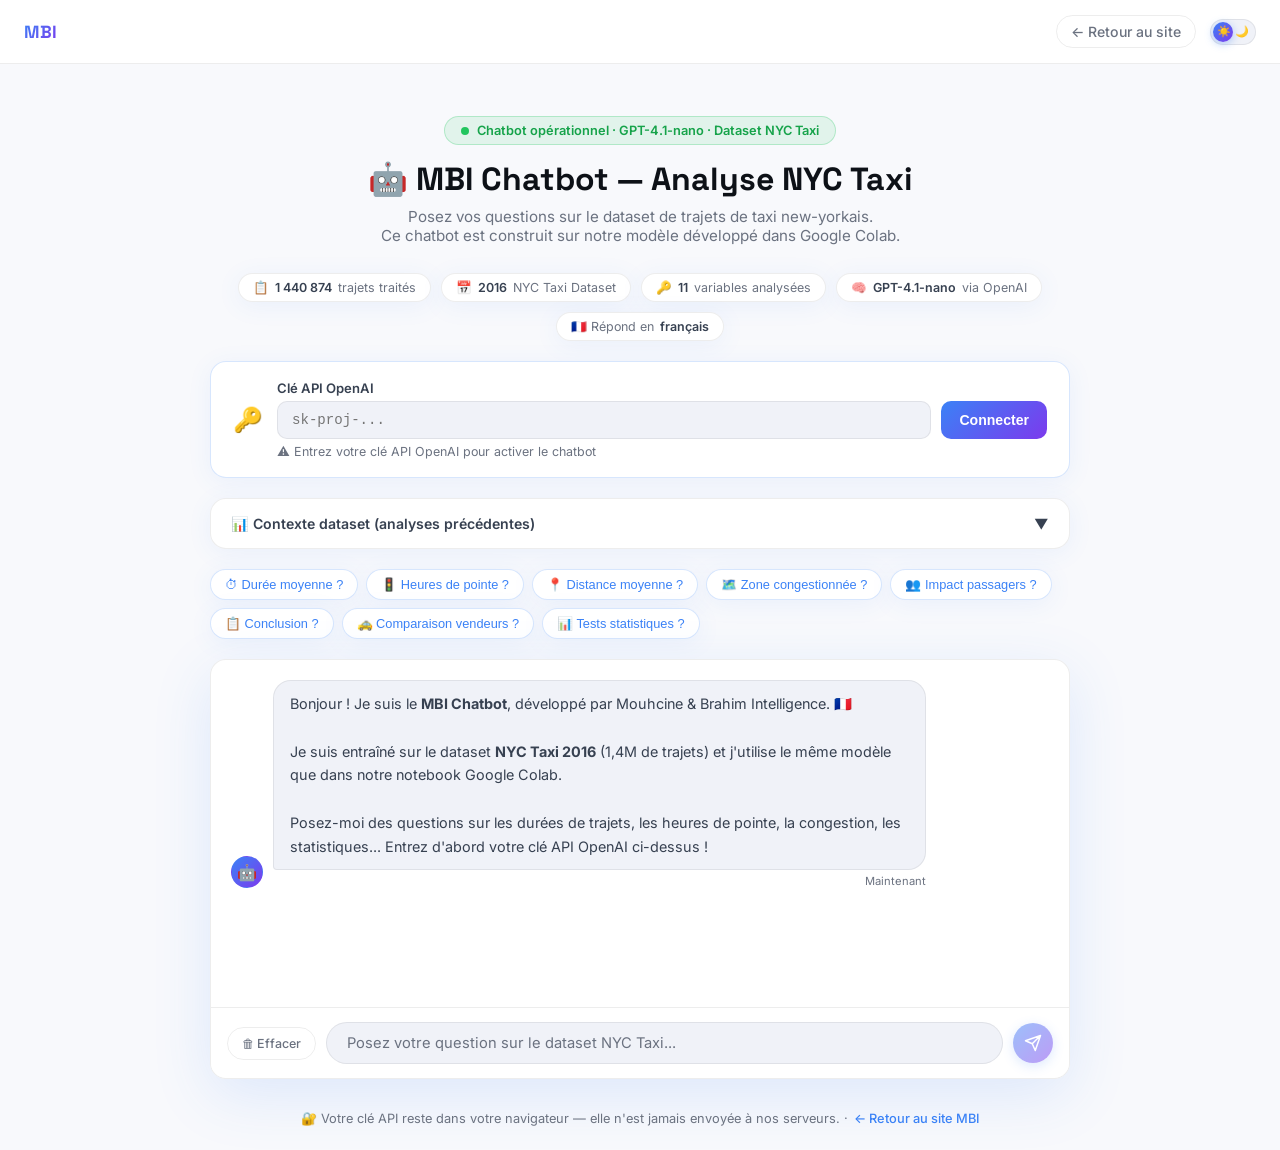
<file: M104/IA_101/BRAHIM_MOUHCINE/projet_cc3/chatbot.html>
<!DOCTYPE html>
<html lang="fr" data-theme="light">
<head>
  <meta charset="UTF-8" />
  <meta name="viewport" content="width=device-width, initial-scale=1.0" />
  <title>MBI Chatbot — Dataset NYC Taxi</title>
  <meta name="description" content="Chatbot IA de Mouhcine & Brahim Intelligence — posez vos questions sur le dataset NYC Taxi." />
  <link rel="preconnect" href="https://fonts.googleapis.com" />
  <link href="https://fonts.googleapis.com/css2?family=Inter:wght@300;400;500;600;700;800&family=Space+Grotesk:wght@500;600;700&display=swap" rel="stylesheet" />
  <style>
    :root {
      --bg: #f8f9fc;
      --bg2: #ffffff;
      --bg3: #f0f2f8;
      --surface: rgba(255,255,255,0.92);
      --border: rgba(0,0,0,0.07);
      --border2: rgba(59,130,246,0.2);
      --text: #0d1117;
      --text2: #374151;
      --text3: #6b7280;
      --accent: #3B82F6;
      --accent2: #7C3AED;
      --grad: linear-gradient(135deg,#3B82F6,#7C3AED);
      --shadow: 0 4px 24px rgba(59,130,246,0.08);
      --shadow-lg: 0 16px 60px rgba(59,130,246,0.14);
      --radius: 16px;
      --font: 'Inter', sans-serif;
      --font2: 'Space Grotesk', sans-serif;
    }
    [data-theme="dark"] {
      --bg: #070b14;
      --bg2: #0d1626;
      --bg3: #111827;
      --surface: rgba(13,22,38,0.95);
      --border: rgba(255,255,255,0.07);
      --border2: rgba(59,130,246,0.25);
      --text: #f1f5f9;
      --text2: #cbd5e1;
      --text3: #94a3b8;
      --shadow: 0 4px 24px rgba(0,0,0,0.4);
      --shadow-lg: 0 16px 60px rgba(0,0,0,0.5);
    }
    *, *::before, *::after { box-sizing: border-box; margin: 0; padding: 0; }
    html { font-size: 16px; scroll-behavior: smooth; }
    body {
      font-family: var(--font);
      background: var(--bg);
      color: var(--text);
      min-height: 100vh;
      display: flex;
      flex-direction: column;
      transition: background 0.3s, color 0.3s;
    }

    /* ── NAV ── */
    nav {
      display: flex;
      align-items: center;
      justify-content: space-between;
      padding: 0 24px;
      height: 64px;
      background: var(--surface);
      border-bottom: 1px solid var(--border);
      backdrop-filter: blur(16px);
      position: sticky;
      top: 0;
      z-index: 100;
    }
    .nav-brand {
      font-family: var(--font2);
      font-size: 1.1rem;
      font-weight: 700;
      background: var(--grad);
      -webkit-background-clip: text;
      -webkit-text-fill-color: transparent;
      background-clip: text;
      text-decoration: none;
    }
    .nav-right {
      display: flex;
      align-items: center;
      gap: 14px;
    }
    .nav-back {
      display: flex;
      align-items: center;
      gap: 6px;
      font-size: 0.88rem;
      font-weight: 500;
      color: var(--text3);
      text-decoration: none;
      padding: 7px 14px;
      border-radius: 100px;
      border: 1px solid var(--border);
      transition: all 0.2s;
    }
    .nav-back:hover { color: var(--accent); border-color: var(--border2); }
    .theme-btn {
      width: 46px; height: 26px;
      border-radius: 100px;
      background: var(--bg3);
      border: 1.5px solid var(--border);
      cursor: pointer;
      display: flex;
      align-items: center;
      justify-content: space-between;
      padding: 0 6px;
      position: relative;
      transition: 0.3s;
    }
    .theme-btn span { font-size: 11px; z-index: 1; }
    .theme-slider {
      position: absolute;
      width: 20px; height: 20px;
      border-radius: 50%;
      background: var(--grad);
      top: 50%; transform: translateY(-50%);
      left: 2px;
      transition: left 0.3s;
      box-shadow: 0 2px 8px rgba(59,130,246,0.4);
    }
    [data-theme="dark"] .theme-slider { left: 22px; }

    /* ── MAIN ── */
    main {
      flex: 1;
      display: flex;
      flex-direction: column;
      max-width: 900px;
      width: 100%;
      margin: 0 auto;
      padding: 28px 20px 0;
      gap: 20px;
    }

    /* ── HEADER ── */
    .chat-header {
      text-align: center;
      padding: 24px 0 8px;
    }
    .chat-badge {
      display: inline-flex;
      align-items: center;
      gap: 8px;
      padding: 6px 16px;
      background: rgba(34,197,94,0.1);
      border: 1px solid rgba(34,197,94,0.25);
      border-radius: 100px;
      font-size: 0.8rem;
      font-weight: 600;
      color: #16a34a;
      margin-bottom: 14px;
    }
    [data-theme="dark"] .chat-badge { color: #4ade80; }
    .live-dot {
      width: 8px; height: 8px;
      border-radius: 50%;
      background: #22c55e;
      animation: pulse 2s infinite;
    }
    @keyframes pulse { 0%,100%{box-shadow:0 0 0 3px rgba(34,197,94,.25)} 50%{box-shadow:0 0 0 6px rgba(34,197,94,.1)} }
    .chat-header h1 {
      font-family: var(--font2);
      font-size: clamp(1.4rem, 3vw, 2rem);
      font-weight: 700;
      margin-bottom: 8px;
    }
    .chat-header p { font-size: 0.95rem; color: var(--text3); }

    /* ── API KEY PANEL ── */
    .api-panel {
      background: var(--surface);
      border: 1px solid var(--border2);
      border-radius: var(--radius);
      padding: 18px 22px;
      display: flex;
      align-items: center;
      gap: 14px;
      box-shadow: var(--shadow);
    }
    .api-icon { font-size: 1.5rem; flex-shrink: 0; }
    .api-panel label { font-size: 0.82rem; font-weight: 600; color: var(--text2); display: block; margin-bottom: 5px; }
    .api-row { display: flex; gap: 10px; flex: 1; }
    .api-input {
      flex: 1;
      padding: 10px 14px;
      border-radius: 10px;
      border: 1.5px solid var(--border);
      background: var(--bg3);
      color: var(--text);
      font-size: 0.88rem;
      outline: none;
      font-family: monospace;
      transition: border 0.2s;
    }
    .api-input:focus { border-color: var(--accent); }
    .api-btn {
      padding: 10px 18px;
      border-radius: 10px;
      background: var(--grad);
      color: #fff;
      font-size: 0.88rem;
      font-weight: 600;
      cursor: pointer;
      border: none;
      transition: all 0.2s;
      white-space: nowrap;
    }
    .api-btn:hover { transform: translateY(-1px); box-shadow: 0 4px 14px rgba(59,130,246,0.4); }
    .api-status { font-size: 0.78rem; color: var(--text3); margin-top: 5px; }
    .api-status.ok { color: #16a34a; }
    [data-theme="dark"] .api-status.ok { color: #4ade80; }
    .api-status.err { color: #ef4444; }

    /* ── CONTEXT PANEL ── */
    .context-panel {
      background: var(--surface);
      border: 1px solid var(--border);
      border-radius: var(--radius);
      padding: 16px 20px;
      box-shadow: var(--shadow);
    }
    .context-toggle {
      display: flex;
      align-items: center;
      justify-content: space-between;
      cursor: pointer;
      user-select: none;
    }
    .context-toggle span { font-size: 0.88rem; font-weight: 600; color: var(--text2); }
    .ctx-arrow { font-size: 0.9rem; color: var(--text3); transition: transform 0.2s; }
    .ctx-arrow.open { transform: rotate(180deg); }
    .context-body {
      margin-top: 14px;
      display: none;
    }
    .context-body.open { display: block; }
    .context-body textarea {
      width: 100%;
      height: 130px;
      background: var(--bg3);
      border: 1.5px solid var(--border);
      border-radius: 10px;
      color: var(--text2);
      font-size: 0.82rem;
      font-family: monospace;
      padding: 10px 14px;
      resize: vertical;
      outline: none;
      transition: border 0.2s;
    }
    .context-body textarea:focus { border-color: var(--accent); }
    .context-hint { font-size: 0.75rem; color: var(--text3); margin-top: 8px; }

    /* ── SUGGESTION CHIPS ── */
    .suggestions {
      display: flex;
      gap: 8px;
      flex-wrap: wrap;
    }
    .chip {
      padding: 7px 14px;
      border-radius: 100px;
      border: 1px solid var(--border2);
      background: var(--surface);
      color: var(--accent);
      font-size: 0.8rem;
      font-weight: 500;
      cursor: pointer;
      transition: all 0.2s;
      box-shadow: var(--shadow);
    }
    .chip:hover { background: var(--accent); color: #fff; border-color: var(--accent); transform: translateY(-1px); }

    /* ── CHAT WINDOW ── */
    .chat-window {
      background: var(--surface);
      border: 1px solid var(--border);
      border-radius: var(--radius);
      box-shadow: var(--shadow-lg);
      display: flex;
      flex-direction: column;
      height: 420px;
      overflow: hidden;
    }
    .chat-messages {
      flex: 1;
      overflow-y: auto;
      padding: 20px;
      display: flex;
      flex-direction: column;
      gap: 14px;
      scroll-behavior: smooth;
    }
    .chat-messages::-webkit-scrollbar { width: 5px; }
    .chat-messages::-webkit-scrollbar-thumb { background: var(--border2); border-radius: 10px; }

    /* Messages */
    .msg { display: flex; gap: 10px; align-items: flex-end; max-width: 85%; }
    .msg.user { flex-direction: row-reverse; align-self: flex-end; }
    .msg-avatar {
      width: 32px; height: 32px;
      border-radius: 50%;
      display: flex; align-items: center; justify-content: center;
      font-size: 1rem; flex-shrink: 0;
      border: 1px solid var(--border);
      background: var(--bg3);
    }
    .msg.bot .msg-avatar { background: var(--grad); border-color: transparent; }
    .msg-bubble {
      padding: 11px 16px;
      border-radius: 18px;
      font-size: 0.9rem;
      line-height: 1.65;
      position: relative;
    }
    .msg.bot .msg-bubble {
      background: var(--bg3);
      border: 1px solid var(--border);
      color: var(--text2);
      border-bottom-left-radius: 4px;
    }
    .msg.user .msg-bubble {
      background: var(--grad);
      color: #fff;
      border-bottom-right-radius: 4px;
    }
    .msg-time { font-size: 0.7rem; color: var(--text3); margin-top: 4px; text-align: right; }

    /* Typing indicator */
    .typing { align-items: center; }
    .typing .msg-bubble { padding: 14px 16px; }
    .dot {
      display: inline-block;
      width: 7px; height: 7px;
      border-radius: 50%;
      background: var(--text3);
      margin: 0 2px;
      animation: bounce 1.4s ease-in-out infinite;
    }
    .dot:nth-child(2) { animation-delay: 0.2s; }
    .dot:nth-child(3) { animation-delay: 0.4s; }
    @keyframes bounce { 0%,80%,100%{transform:translateY(0);opacity:.4} 40%{transform:translateY(-7px);opacity:1} }

    /* ── INPUT BAR ── */
    .chat-inputbar {
      display: flex;
      align-items: center;
      gap: 10px;
      padding: 14px 16px;
      border-top: 1px solid var(--border);
      background: var(--surface);
    }
    .chat-input {
      flex: 1;
      background: var(--bg3);
      border: 1.5px solid var(--border);
      border-radius: 100px;
      padding: 11px 20px;
      font-size: 0.92rem;
      color: var(--text);
      outline: none;
      font-family: var(--font);
      transition: border 0.2s;
    }
    .chat-input:focus { border-color: var(--accent); }
    .chat-input::placeholder { color: var(--text3); }
    .send-btn {
      width: 40px; height: 40px;
      border-radius: 50%;
      background: var(--grad);
      color: #fff;
      border: none;
      cursor: pointer;
      display: flex; align-items: center; justify-content: center;
      flex-shrink: 0;
      transition: all 0.2s;
      box-shadow: 0 3px 12px rgba(59,130,246,0.35);
    }
    .send-btn:hover { transform: scale(1.08); box-shadow: 0 5px 18px rgba(59,130,246,0.45); }
    .send-btn:disabled { opacity: 0.5; cursor: not-allowed; transform: none; }
    .clear-btn {
      padding: 8px 14px;
      border-radius: 100px;
      border: 1px solid var(--border);
      background: transparent;
      color: var(--text3);
      font-size: 0.78rem;
      font-weight: 500;
      cursor: pointer;
      transition: all 0.2s;
      font-family: var(--font);
    }
    .clear-btn:hover { border-color: #ef4444; color: #ef4444; }

    /* ── INFO BAR ── */
    .info-bar {
      text-align: center;
      padding: 12px 0 24px;
      font-size: 0.8rem;
      color: var(--text3);
      display: flex;
      align-items: center;
      justify-content: center;
      gap: 6px;
    }
    .info-bar a { color: var(--accent); text-decoration: none; font-weight: 500; }
    .info-bar a:hover { text-decoration: underline; }

    /* ── DATASET BADGE ── */
    .dataset-strip {
      display: flex;
      gap: 10px;
      flex-wrap: wrap;
      justify-content: center;
    }
    .ds-badge {
      display: flex;
      align-items: center;
      gap: 6px;
      padding: 6px 14px;
      border-radius: 100px;
      background: var(--surface);
      border: 1px solid var(--border);
      font-size: 0.78rem;
      color: var(--text3);
      box-shadow: var(--shadow);
    }
    .ds-badge strong { color: var(--text2); font-weight: 600; }

    /* RESPONSIVE */
    @media (max-width: 640px) {
      .api-panel { flex-direction: column; align-items: flex-start; }
      .api-row { flex-direction: column; width: 100%; }
      .chat-window { height: 360px; }
    }
  </style>
</head>
<body>

  <!-- NAV -->
  <nav>
    <a href="index.html" class="nav-brand">MBI</a>
    <div class="nav-right">
      <a href="index.html" class="nav-back">
        ← Retour au site
      </a>
      <button class="theme-btn" id="themeBtn" aria-label="Basculer le thème">
        <span>☀️</span>
        <span>🌙</span>
        <div class="theme-slider"></div>
      </button>
    </div>
  </nav>

  <main>
    <!-- HEADER -->
    <div class="chat-header">
      <div class="chat-badge">
        <span class="live-dot"></span>
        Chatbot opérationnel · GPT-4.1-nano · Dataset NYC Taxi
      </div>
      <h1>🤖 MBI Chatbot — Analyse NYC Taxi</h1>
      <p>Posez vos questions sur le dataset de trajets de taxi new-yorkais.<br/>
        Ce chatbot est construit sur notre modèle développé dans Google Colab.</p>
    </div>

    <!-- DATASET INFO STRIP -->
    <div class="dataset-strip">
      <div class="ds-badge">📋 <strong>1 440 874</strong> trajets traités</div>
      <div class="ds-badge">📅 <strong>2016</strong> NYC Taxi Dataset</div>
      <div class="ds-badge">🔑 <strong>11</strong> variables analysées</div>
      <div class="ds-badge">🧠 <strong>GPT-4.1-nano</strong> via OpenAI</div>
      <div class="ds-badge">🇫🇷 Répond en <strong>français</strong></div>
    </div>

    <!-- API KEY PANEL -->
    <div class="api-panel" id="apiPanel">
      <div class="api-icon">🔑</div>
      <div style="flex:1">
        <label for="apiKeyInput">Clé API OpenAI</label>
        <div class="api-row">
          <input type="password" id="apiKeyInput" class="api-input"
                 placeholder="sk-proj-..." autocomplete="off" />
          <button class="api-btn" id="saveKeyBtn">Connecter</button>
        </div>
        <p class="api-status" id="apiStatus">⚠ Entrez votre clé API OpenAI pour activer le chatbot</p>
      </div>
    </div>

    <!-- CONTEXT PANEL -->
    <div class="context-panel">
      <div class="context-toggle" id="ctxToggle">
        <span>📊 Contexte dataset (analyses précédentes)</span>
        <span class="ctx-arrow" id="ctxArrow">▼</span>
      </div>
      <div class="context-body" id="ctxBody">
        <textarea id="ctxText">Statistiques principales du dataset NYC Taxi (2016) :

Dataset : 1 440 874 trajets après nettoyage
Colonnes : id, vendor_id, pickup_datetime, dropoff_datetime, passenger_count, pickup_longitude, pickup_latitude, dropoff_longitude, dropoff_latitude, store_and_fwd_flag, trip_duration

Durées de trajet :
- Durée moyenne globale : ~11.4 min
- Heures de pointe matin (7h-9h) : ~12.8 min
- Heures de pointe soir (17h-19h) : ~14.2 min
- Nuit (0h-5h) : ~9.1 min

Périodes de la journée :
- Matin (6h-9h), Matinée (9h-12h), Midi (12h-14h), Après-midi (14h-17h), Soirée (17h-20h), Nuit (20h-6h)

Distances :
- Distance moyenne (Haversine) : ~3.4 km
- Vitesse moyenne : ~12.5 km/h

Vendeurs :
- Vendor 1 : trajets généralement plus courts
- Vendor 2 : trajets plus longs en moyenne

Passagers :
- Majorité : 1 passager (environ 70% des trajets)
- Maximum autorisé : 6 passagers

Variabilité :
- Heure la plus variable : 17h-18h (heure de pointe soir)
- Coefficient de variation max : ~85%

Congestion :
- Zones les plus congestionnées : Manhattan centre (lat ~40.75, lon ~-73.98)
- Durée moyenne zone congestionnée : ~18 min

Tests statistiques :
- ANOVA / Kruskal-Wallis : différences significatives selon la période
- Corrélation distance-durée : r ≈ 0.78

Conclusion générale :
- La durée des trajets est fortement influencée par l'heure de la journée
- Les heures de pointe du soir sont les plus problématiques
- La zone Manhattan est systématiquement plus congestionnée</textarea>
        <p class="context-hint">💡 Ce contexte est injecté dans chaque prompt (comme dans le notebook Colab). Vous pouvez le modifier.</p>
      </div>
    </div>

    <!-- SUGGESTION CHIPS -->
    <div class="suggestions" id="suggestions">
      <button class="chip" data-q="Quelle est la durée moyenne des trajets ?">⏱ Durée moyenne ?</button>
      <button class="chip" data-q="Quelles sont les heures de pointe les plus chargées ?">🚦 Heures de pointe ?</button>
      <button class="chip" data-q="Quelle est la distance moyenne d'un trajet ?">📍 Distance moyenne ?</button>
      <button class="chip" data-q="Quelle zone est la plus congestionnée à New York ?">🗺️ Zone congestionnée ?</button>
      <button class="chip" data-q="Comment varie la durée selon le nombre de passagers ?">👥 Impact passagers ?</button>
      <button class="chip" data-q="Quelle est la conclusion principale de l'analyse ?">📋 Conclusion ?</button>
      <button class="chip" data-q="Comparez les deux vendeurs (vendor 1 et vendor 2)">🚕 Comparaison vendeurs ?</button>
      <button class="chip" data-q="Quels tests statistiques ont été utilisés et quelles sont leurs conclusions ?">📊 Tests statistiques ?</button>
    </div>

    <!-- CHAT WINDOW -->
    <div class="chat-window" id="chatWindow">
      <div class="chat-messages" id="chatMessages">
        <!-- Welcome message -->
        <div class="msg bot">
          <div class="msg-avatar">🤖</div>
          <div>
            <div class="msg-bubble">
              Bonjour ! Je suis le <strong>MBI Chatbot</strong>, développé par Mouhcine &amp; Brahim Intelligence. 🇫🇷<br/><br/>
              Je suis entraîné sur le dataset <strong>NYC Taxi 2016</strong> (1,4M de trajets) et j'utilise le même modèle que dans notre notebook Google Colab.<br/><br/>
              Posez-moi des questions sur les durées de trajets, les heures de pointe, la congestion, les statistiques... Entrez d'abord votre clé API OpenAI ci-dessus !
            </div>
            <div class="msg-time">Maintenant</div>
          </div>
        </div>
      </div>
      <div class="chat-inputbar">
        <button class="clear-btn" id="clearBtn" title="Effacer la conversation">🗑 Effacer</button>
        <input type="text" class="chat-input" id="chatInput"
               placeholder="Posez votre question sur le dataset NYC Taxi..." />
        <button class="send-btn" id="sendBtn" disabled aria-label="Envoyer">
          <svg width="18" height="18" viewBox="0 0 24 24" fill="none">
            <path d="M22 2L11 13M22 2l-7 20-4-9-9-4 20-7z" stroke="currentColor" stroke-width="2" stroke-linecap="round" stroke-linejoin="round"/>
          </svg>
        </button>
      </div>
    </div>

    <!-- INFO BAR -->
    <div class="info-bar">
      🔐 Votre clé API reste dans votre navigateur — elle n'est jamais envoyée à nos serveurs. ·
      <a href="index.html">← Retour au site MBI</a>
    </div>

  </main>

  <script>
    'use strict';

    // ── THEME ──
    const root = document.documentElement;
    const themeBtn = document.getElementById('themeBtn');
    root.setAttribute('data-theme', localStorage.getItem('mbi-theme') || 'light');
    themeBtn.addEventListener('click', () => {
      const t = root.getAttribute('data-theme') === 'light' ? 'dark' : 'light';
      root.setAttribute('data-theme', t);
      localStorage.setItem('mbi-theme', t);
    });

    // ── CONTEXT TOGGLE ──
    const ctxToggle = document.getElementById('ctxToggle');
    const ctxBody   = document.getElementById('ctxBody');
    const ctxArrow  = document.getElementById('ctxArrow');
    ctxToggle.addEventListener('click', () => {
      ctxBody.classList.toggle('open');
      ctxArrow.classList.toggle('open');
    });

    // ── API KEY ──
    let apiKey = localStorage.getItem('mbi-openai-key') || '';
    const apiInput  = document.getElementById('apiKeyInput');
    const saveKeyBtn= document.getElementById('saveKeyBtn');
    const apiStatus = document.getElementById('apiStatus');
    const sendBtn   = document.getElementById('sendBtn');

    function setApiReady() {
      apiStatus.textContent = '✅ Clé API configurée — chatbot activé';
      apiStatus.className = 'api-status ok';
      sendBtn.disabled = false;
      apiInput.value = apiKey ? '••••••••••••••••••••••••' : '';
    }

    function setApiError(msg) {
      apiStatus.textContent = '❌ ' + msg;
      apiStatus.className = 'api-status err';
      sendBtn.disabled = true;
    }

    if (apiKey) setApiReady();

    saveKeyBtn.addEventListener('click', () => {
      const val = apiInput.value.trim();
      if (!val || val.startsWith('••')) {
        if (apiKey) { setApiReady(); return; }
        setApiError('Veuillez entrer une clé API valide (commence par sk-)');
        return;
      }
      if (!val.startsWith('sk-')) {
        setApiError('La clé API doit commencer par "sk-"');
        return;
      }
      apiKey = val;
      localStorage.setItem('mbi-openai-key', apiKey);
      setApiReady();
    });

    apiInput.addEventListener('keydown', e => { if (e.key === 'Enter') saveKeyBtn.click(); });

    // ── CHAT ──
    const chatMessages = document.getElementById('chatMessages');
    const chatInput    = document.getElementById('chatInput');
    const clearBtn     = document.getElementById('clearBtn');

    let conversationHistory = []; // stores [{role:"user",content:"..."}, ...]

    function getTime() {
      return new Date().toLocaleTimeString('fr-FR', { hour: '2-digit', minute: '2-digit' });
    }

    function appendMessage(role, text, typing = false) {
      const isUser = role === 'user';
      const div    = document.createElement('div');
      div.className = 'msg ' + (isUser ? 'user' : 'bot') + (typing ? ' typing' : '');
      div.innerHTML = `
        <div class="msg-avatar">${isUser ? '👤' : '🤖'}</div>
        <div>
          <div class="msg-bubble">${typing
            ? '<span class="dot"></span><span class="dot"></span><span class="dot"></span>'
            : escapeHtml(text).replace(/\n/g, '<br/>')
          }</div>
          ${!typing ? `<div class="msg-time">${getTime()}</div>` : ''}
        </div>`;
      chatMessages.appendChild(div);
      chatMessages.scrollTop = chatMessages.scrollHeight;
      return div;
    }

    function escapeHtml(str) {
      return str
        .replace(/&/g, '&amp;')
        .replace(/</g, '&lt;')
        .replace(/>/g, '&gt;')
        .replace(/"/g, '&quot;');
    }

    // Build system prompt (matches Colab notebook logic exactly)
    function buildSystemPrompt() {
      const ctx = document.getElementById('ctxText').value;
      return `Tu es un assistant d'analyse de données expert sur le dataset NYC Taxi 2016.
Tu dois répondre seulement à partir :
1. du dataframe df déjà chargé (résumé disponible dans le contexte)
2. du contexte des cellules précédentes
3. de l'historique récent de la conversation

Règles :
- Réponds TOUJOURS en français
- Réponse claire, simple, pas trop longue
- N'invente jamais une valeur
- Si l'information n'est pas disponible, dis-le clairement
- Priorité au contexte des cellules précédentes
- Si la question porte sur la conclusion, les tests, la variabilité, les heures de pointe ou la congestion, utilise d'abord le contexte mémoire
- Si la question porte sur une colonne ou une structure du dataset, utilise le résumé du dataframe
- N'affiche pas de longues listes inutiles
- Termine toujours par une conclusion courte

Contexte cellules précédentes (analyses du notebook Colab) :
${ctx}`;
    }

    async function sendMessage(userText) {
      if (!userText.trim()) return;
      if (!apiKey) { setApiError('Veuillez d\'abord entrer votre clé API OpenAI'); return; }

      sendBtn.disabled = true;
      chatInput.value = '';

      // Add user message to UI
      appendMessage('user', userText);

      // Add to history (keep last 4 exchanges = 8 messages as in Colab)
      conversationHistory.push({ role: 'user', content: userText });
      if (conversationHistory.length > 8) {
        conversationHistory = conversationHistory.slice(conversationHistory.length - 8);
      }

      // Show typing
      const typingDiv = appendMessage('bot', '', true);

      try {
        const response = await fetch('https://api.openai.com/v1/chat/completions', {
          method: 'POST',
          headers: {
            'Content-Type': 'application/json',
            'Authorization': 'Bearer ' + apiKey
          },
          body: JSON.stringify({
            model: 'gpt-4o-mini',  // browser-compatible version of gpt-4.1-nano
            messages: [
              { role: 'system', content: buildSystemPrompt() },
              ...conversationHistory
            ],
            max_tokens: 600,
            temperature: 0.4
          })
        });

        const data = await response.json();

        if (!response.ok) {
          const errMsg = data.error?.message || 'Erreur API';
          if (errMsg.includes('insufficient_quota')) {
            throw new Error('Quota API insuffisant.');
          }
          throw new Error(errMsg);
        }

        const botText = data.choices?.[0]?.message?.content?.trim() || 'Désolé, pas de réponse.';

        // Remove typing, add real response
        typingDiv.remove();
        appendMessage('bot', botText);

        // Add to history
        conversationHistory.push({ role: 'assistant', content: botText });

      } catch (err) {
        typingDiv.remove();
        const errTxt = err.message || 'Erreur inconnue';
        appendMessage('bot', '⚠️ Erreur : ' + errTxt + '\n\nVérifiez votre clé API et votre quota OpenAI.');
      } finally {
        sendBtn.disabled = !apiKey;
      }
    }

    // Send button
    sendBtn.addEventListener('click', () => sendMessage(chatInput.value));
    chatInput.addEventListener('keydown', e => {
      if (e.key === 'Enter' && !e.shiftKey) {
        e.preventDefault();
        sendMessage(chatInput.value);
      }
    });

    // Clear chat
    clearBtn.addEventListener('click', () => {
      conversationHistory = [];
      chatMessages.innerHTML = '';
      appendMessage('bot', 'Conversation effacée. Posez votre nouvelle question !');
    });

    // Suggestion chips
    document.querySelectorAll('.chip').forEach(chip => {
      chip.addEventListener('click', () => {
        const q = chip.dataset.q;
        chatInput.value = q;
        sendMessage(q);
      });
    });

    // Allow typing in input when API key set via Enter
    apiInput.addEventListener('focus', () => {
      if (apiInput.value.startsWith('••')) apiInput.value = '';
    });
  </script>
</body>
</html>
</file>
<file: M104/IA_101/BRAHIM_MOUHCINE/projet_cc3/style.css>
/* ═══════════════════════════════════════════
   MBI — Mouhcine & Brahim Intelligence
   Premium CSS · Light & Dark Theme
═══════════════════════════════════════════ */

/* ── Tokens ── */
:root {
  --bg: #f8f9fc;
  --bg-2: #ffffff;
  --bg-3: #f0f2f8;
  --surface: rgba(255,255,255,0.85);
  --surface-2: rgba(240,242,248,0.9);
  --border: rgba(0,0,0,0.07);
  --border-2: rgba(59,130,246,0.18);
  --text: #0d1117;
  --text-2: #374151;
  --text-3: #6b7280;
  --accent: #3B82F6;
  --accent-2: #7C3AED;
  --accent-3: #06B6D4;
  --grad: linear-gradient(135deg, #3B82F6, #7C3AED);
  --grad-2: linear-gradient(135deg, #06B6D4, #3B82F6);
  --shadow: 0 4px 24px rgba(59,130,246,0.08);
  --shadow-lg: 0 16px 60px rgba(59,130,246,0.14);
  --shadow-card: 0 2px 20px rgba(0,0,0,0.06);
  --radius: 16px;
  --radius-sm: 10px;
  --radius-lg: 24px;
  --nav-h: 72px;
  --transition: 0.3s cubic-bezier(0.4,0,0.2,1);
  --font: 'Inter', sans-serif;
  --font-2: 'Space Grotesk', sans-serif;
}

[data-theme="dark"] {
  --bg: #070b14;
  --bg-2: #0d1626;
  --bg-3: #111827;
  --surface: rgba(13,22,38,0.9);
  --surface-2: rgba(17,24,39,0.95);
  --border: rgba(255,255,255,0.07);
  --border-2: rgba(59,130,246,0.25);
  --text: #f1f5f9;
  --text-2: #cbd5e1;
  --text-3: #94a3b8;
  --shadow: 0 4px 24px rgba(0,0,0,0.4);
  --shadow-lg: 0 16px 60px rgba(0,0,0,0.5);
  --shadow-card: 0 2px 20px rgba(0,0,0,0.3);
}

/* ── Reset ── */
*, *::before, *::after { box-sizing: border-box; margin: 0; padding: 0; }
html { scroll-behavior: smooth; font-size: 16px; }
body {
  font-family: var(--font);
  background: var(--bg);
  color: var(--text);
  line-height: 1.6;
  overflow-x: hidden;
  transition: background var(--transition), color var(--transition);
}
a { text-decoration: none; color: inherit; }
img { max-width: 100%; display: block; }
button { cursor: pointer; border: none; background: none; font-family: inherit; }
input, textarea { font-family: inherit; }

/* ── Scrollbar ── */
::-webkit-scrollbar { width: 6px; }
::-webkit-scrollbar-track { background: var(--bg); }
::-webkit-scrollbar-thumb { background: var(--grad); border-radius: 10px; }

/* ── Container ── */
.container { max-width: 1180px; margin: 0 auto; padding: 0 24px; }

/* ── Section ── */
.section { padding: 100px 0; position: relative; overflow: hidden; }

/* ── Gradient Text ── */
.gradient-text {
  background: var(--grad);
  -webkit-background-clip: text;
  -webkit-text-fill-color: transparent;
  background-clip: text;
}
.gradient-text-vision {
  background: linear-gradient(135deg, #60a5fa, #a78bfa, #22d3ee);
  -webkit-background-clip: text;
  -webkit-text-fill-color: transparent;
  background-clip: text;
}

/* ── Section Header ── */
.section-header { text-align: center; max-width: 680px; margin: 0 auto 72px; }
.section-tag {
  display: inline-block;
  padding: 6px 18px;
  border-radius: 100px;
  font-size: 0.78rem;
  font-weight: 600;
  letter-spacing: 0.1em;
  text-transform: uppercase;
  background: var(--border-2);
  color: var(--accent);
  border: 1px solid var(--border-2);
  margin-bottom: 18px;
}
.section-tag.light { background: rgba(255,255,255,0.1); color: #fff; border-color: rgba(255,255,255,0.2); }
.section-title {
  font-family: var(--font-2);
  font-size: clamp(2rem, 4vw, 3rem);
  font-weight: 700;
  line-height: 1.15;
  color: var(--text);
  margin-bottom: 20px;
}
.section-title.light { color: #fff; }
.section-sub { font-size: 1.05rem; color: var(--text-3); line-height: 1.75; }
.section-sub.light { color: rgba(255,255,255,0.72); }

/* ── Buttons ── */
.btn {
  display: inline-flex;
  align-items: center;
  gap: 10px;
  padding: 14px 30px;
  border-radius: 100px;
  font-size: 0.95rem;
  font-weight: 600;
  transition: all var(--transition);
  position: relative;
  overflow: hidden;
  white-space: nowrap;
}
.btn::before {
  content: '';
  position: absolute;
  inset: 0;
  background: rgba(255,255,255,0.15);
  opacity: 0;
  transition: opacity var(--transition);
}
.btn:hover::before { opacity: 1; }
.btn-primary {
  background: var(--grad);
  color: #fff;
  box-shadow: 0 4px 20px rgba(59,130,246,0.35);
}
.btn-primary:hover {
  transform: translateY(-2px);
  box-shadow: 0 8px 32px rgba(59,130,246,0.45);
}
.btn-primary:active { transform: translateY(0); }
.btn-secondary {
  background: var(--surface);
  color: var(--text);
  border: 1.5px solid var(--border);
  backdrop-filter: blur(12px);
}
.btn-secondary:hover {
  border-color: var(--accent);
  color: var(--accent);
  transform: translateY(-2px);
  box-shadow: var(--shadow);
}
.btn.full-width { width: 100%; justify-content: center; }

/* ═══════════════ NAVBAR ═══════════════ */
.navbar {
  position: fixed;
  top: 0; left: 0; right: 0;
  z-index: 1000;
  height: var(--nav-h);
  display: flex;
  align-items: center;
  transition: all var(--transition);
  border-bottom: 1px solid transparent;
}
.navbar.scrolled {
  background: var(--surface);
  backdrop-filter: blur(20px);
  border-bottom-color: var(--border);
  box-shadow: var(--shadow);
}
.nav-container {
  display: flex;
  align-items: center;
  justify-content: space-between;
  width: 100%;
  max-width: 1180px;
  margin: 0 auto;
  padding: 0 24px;
}
.nav-logo {
  display: flex;
  align-items: center;
  gap: 10px;
  font-family: var(--font-2);
  font-size: 1.3rem;
  font-weight: 700;
  letter-spacing: -0.02em;
}
.logo-icon { display: flex; align-items: center; }
.logo-text { background: var(--grad); -webkit-background-clip: text; -webkit-text-fill-color: transparent; background-clip: text; }
.logo-text.large { font-size: 2rem; }
.nav-links {
  display: flex;
  align-items: center;
  gap: 4px;
  list-style: none;
}
.nav-link {
  padding: 8px 16px;
  border-radius: 100px;
  font-size: 0.92rem;
  font-weight: 500;
  color: var(--text-2);
  transition: all var(--transition);
  position: relative;
}
.nav-link:hover, .nav-link.active { color: var(--accent); background: rgba(59,130,246,0.08); }
.nav-actions { display: flex; align-items: center; gap: 14px; }
.nav-cta {
  padding: 9px 22px;
  border-radius: 100px;
  background: var(--grad);
  color: #fff;
  font-size: 0.9rem;
  font-weight: 600;
  box-shadow: 0 3px 14px rgba(59,130,246,0.3);
  transition: all var(--transition);
}
.nav-cta:hover { transform: translateY(-2px); box-shadow: 0 6px 20px rgba(59,130,246,0.4); }

/* Theme Toggle */
.theme-toggle {
  width: 52px;
  height: 28px;
  border-radius: 100px;
  background: var(--bg-3);
  border: 1.5px solid var(--border);
  position: relative;
  display: flex;
  align-items: center;
  justify-content: space-between;
  padding: 0 6px;
  transition: all var(--transition);
}
.toggle-icon { font-size: 12px; z-index: 1; line-height: 1; }
.toggle-slider {
  position: absolute;
  width: 22px;
  height: 22px;
  border-radius: 50%;
  background: var(--grad);
  top: 50%;
  transform: translateY(-50%);
  left: 2px;
  transition: left var(--transition);
  box-shadow: 0 2px 8px rgba(59,130,246,0.4);
}
[data-theme="dark"] .toggle-slider { left: 26px; }

/* Burger */
.burger {
  display: none;
  flex-direction: column;
  gap: 5px;
  padding: 4px;
}
.burger span { display: block; width: 22px; height: 2px; background: var(--text); border-radius: 2px; transition: all var(--transition); }
.burger.open span:nth-child(1) { transform: rotate(45deg) translate(5px, 5px); }
.burger.open span:nth-child(2) { opacity: 0; }
.burger.open span:nth-child(3) { transform: rotate(-45deg) translate(5px, -5px); }

/* ═══════════════ HERO ═══════════════ */
.hero {
  min-height: 100vh;
  display: grid;
  grid-template-columns: 1fr 1fr;
  align-items: center;
  padding: calc(var(--nav-h) + 40px) 24px 80px;
  max-width: 1180px;
  margin: 0 auto;
  position: relative;
  gap: 60px;
}
#particleCanvas {
  position: fixed;
  top: 0; left: 0;
  width: 100%; height: 100%;
  pointer-events: none;
  z-index: 0;
  opacity: 0.5;
}
.hero-grid-overlay {
  position: fixed;
  top: 0; left: 0;
  width: 100%; height: 100%;
  background-image:
    linear-gradient(to right, var(--border) 1px, transparent 1px),
    linear-gradient(to bottom, var(--border) 1px, transparent 1px);
  background-size: 60px 60px;
  pointer-events: none;
  z-index: 0;
  opacity: 0.6;
}
.hero-glow {
  position: fixed;
  border-radius: 50%;
  filter: blur(80px);
  pointer-events: none;
  z-index: 0;
}
.glow-1 { width: 500px; height: 500px; background: rgba(59,130,246,0.12); top: -150px; right: -100px; }
.glow-2 { width: 400px; height: 400px; background: rgba(124,58,237,0.1); bottom: -100px; left: -100px; }
.glow-3 { width: 300px; height: 300px; background: rgba(6,182,212,0.08); top: 40%; left: 30%; }
.hero-content { position: relative; z-index: 2; }
.hero-badge {
  display: inline-flex;
  align-items: center;
  gap: 8px;
  padding: 8px 18px;
  border-radius: 100px;
  background: var(--surface);
  border: 1px solid var(--border-2);
  font-size: 0.82rem;
  font-weight: 500;
  color: var(--text-3);
  margin-bottom: 28px;
  backdrop-filter: blur(12px);
  box-shadow: var(--shadow-card);
}
.badge-dot {
  width: 8px; height: 8px;
  border-radius: 50%;
  background: #22c55e;
  box-shadow: 0 0 0 3px rgba(34,197,94,0.25);
  animation: pulse 2s infinite;
}
@keyframes pulse { 0%,100% { box-shadow: 0 0 0 3px rgba(34,197,94,0.25); } 50% { box-shadow: 0 0 0 6px rgba(34,197,94,0.1); } }
.hero-title {
  font-family: var(--font-2);
  font-size: clamp(2.6rem, 5vw, 4rem);
  font-weight: 800;
  line-height: 1.1;
  letter-spacing: -0.02em;
  margin-bottom: 20px;
}
.title-line { display: block; }
.hero-tagline {
  font-size: clamp(1.05rem, 2vw, 1.25rem);
  font-weight: 500;
  color: var(--text-2);
  margin-bottom: 18px;
  font-style: italic;
}
.hero-sub {
  font-size: 1rem;
  color: var(--text-3);
  line-height: 1.75;
  max-width: 500px;
  margin-bottom: 36px;
}
.hero-actions { display: flex; gap: 16px; flex-wrap: wrap; margin-bottom: 48px; }
.hero-stats {
  display: flex;
  align-items: center;
  gap: 24px;
  padding: 20px 28px;
  background: var(--surface);
  border: 1px solid var(--border);
  border-radius: var(--radius);
  backdrop-filter: blur(12px);
  width: fit-content;
  box-shadow: var(--shadow-card);
}
.stat-item { text-align: center; }
.stat-num {
  display: block;
  font-size: 1.8rem;
  font-weight: 800;
  font-family: var(--font-2);
  background: var(--grad);
  -webkit-background-clip: text;
  -webkit-text-fill-color: transparent;
  background-clip: text;
  line-height: 1.2;
}
.stat-suffix { font-size: 1.4rem; font-weight: 800; background: var(--grad); -webkit-background-clip: text; -webkit-text-fill-color: transparent; background-clip: text; }
.stat-label { font-size: 0.76rem; color: var(--text-3); font-weight: 500; text-transform: uppercase; letter-spacing: 0.06em; }
.stat-divider { width: 1px; height: 40px; background: var(--border); }

/* Hero Visual */
.hero-visual { position: relative; z-index: 2; display: flex; justify-content: center; align-items: center; }
.hero-card-float {
  position: relative;
  width: 380px;
  height: 380px;
  display: flex;
  align-items: center;
  justify-content: center;
}
.orbit-ring {
  position: absolute;
  border-radius: 50%;
  border: 1.5px dashed var(--border-2);
  animation: spin 20s linear infinite;
}
.ring-1 { width: 300px; height: 300px; }
.ring-2 { width: 220px; height: 220px; animation-direction: reverse; animation-duration: 14s; }
@keyframes spin { from { transform: rotate(0deg); } to { transform: rotate(360deg); } }
.orbit-dot {
  position: absolute;
  width: 10px; height: 10px;
  border-radius: 50%;
  background: var(--grad);
  box-shadow: 0 0 12px rgba(59,130,246,0.6);
}
.dot-1 { top: 20px; right: 60px; animation: float1 4s ease-in-out infinite; }
.dot-2 { bottom: 50px; left: 30px; animation: float2 5s ease-in-out infinite; background: linear-gradient(135deg,#7C3AED,#06B6D4); }
.dot-3 { top: 50%; right: 10px; animation: float3 3.5s ease-in-out infinite; background: linear-gradient(135deg,#06B6D4,#3B82F6); }
@keyframes float1 { 0%,100%{transform:translateY(0)} 50%{transform:translateY(-14px)} }
@keyframes float2 { 0%,100%{transform:translateX(0)} 50%{transform:translateX(12px)} }
@keyframes float3 { 0%,100%{transform:translateY(0) scale(1)} 50%{transform:translateY(-10px) scale(1.2)} }
.central-orb {
  width: 120px; height: 120px;
  border-radius: 50%;
  background: var(--grad);
  box-shadow: 0 0 60px rgba(59,130,246,0.4), 0 0 120px rgba(124,58,237,0.2);
  display: flex;
  align-items: center;
  justify-content: center;
  animation: orb-pulse 3s ease-in-out infinite;
  z-index: 2;
}
.orb-inner { font-family: var(--font-2); font-size: 1.6rem; font-weight: 800; color: #fff; letter-spacing: -0.02em; }
@keyframes orb-pulse { 0%,100%{box-shadow:0 0 60px rgba(59,130,246,0.4)} 50%{box-shadow:0 0 100px rgba(59,130,246,0.6),0 0 160px rgba(124,58,237,0.3)} }
.float-card {
  position: absolute;
  display: flex;
  align-items: center;
  gap: 12px;
  padding: 14px 18px;
  border-radius: var(--radius-sm);
  background: var(--surface);
  border: 1px solid var(--border);
  backdrop-filter: blur(16px);
  box-shadow: var(--shadow-card);
  white-space: nowrap;
  z-index: 3;
  transition: transform var(--transition);
}
.float-card:hover { transform: scale(1.04); }
.card-1 { top: 0; left: -20px; animation: fcFloat1 5s ease-in-out infinite; }
.card-2 { bottom: 20px; right: -20px; animation: fcFloat2 6s ease-in-out infinite; }
.card-3 { bottom: 80px; left: -30px; animation: fcFloat3 4.5s ease-in-out infinite; }
@keyframes fcFloat1{0%,100%{transform:translateY(0)}50%{transform:translateY(-10px)}}
@keyframes fcFloat2{0%,100%{transform:translateY(0)}50%{transform:translateY(10px)}}
@keyframes fcFloat3{0%,100%{transform:translateY(0) rotate(-1deg)}50%{transform:translateY(-8px) rotate(1deg)}}
.fc-icon { font-size: 1.4rem; }
.fc-text strong { display: block; font-size: 0.85rem; font-weight: 600; color: var(--text); }
.fc-text small { font-size: 0.74rem; color: var(--text-3); }

/* Scroll Indicator */
.scroll-indicator {
  position: absolute;
  bottom: 30px;
  left: 50%;
  transform: translateX(-50%);
  display: flex;
  flex-direction: column;
  align-items: center;
  gap: 8px;
  color: var(--text-3);
  font-size: 0.75rem;
  text-transform: uppercase;
  letter-spacing: 0.1em;
  z-index: 2;
}
.scroll-line {
  width: 1px;
  height: 40px;
  background: linear-gradient(to bottom, var(--text-3), transparent);
  animation: scrollAnim 1.5s ease-in-out infinite;
}
@keyframes scrollAnim { 0%,100%{opacity:0.3;transform:scaleY(0.8)}50%{opacity:1;transform:scaleY(1)} }

/* ═══════════════ ABOUT ═══════════════ */
.about { background: var(--bg-3); }
.about-grid {
  display: grid;
  grid-template-columns: 1fr 1.2fr 1fr;
  gap: 28px;
  align-items: start;
}
.about-card {
  background: var(--surface);
  border: 1px solid var(--border);
  border-radius: var(--radius-lg);
  padding: 36px 28px;
  text-align: center;
  box-shadow: var(--shadow-card);
  transition: all var(--transition);
}
.about-card:hover {
  transform: translateY(-8px);
  box-shadow: var(--shadow-lg);
  border-color: var(--border-2);
}
.about-avatar {
  width: 88px; height: 88px;
  border-radius: 50%;
  display: flex;
  align-items: center;
  justify-content: center;
  margin: 0 auto 20px;
  font-size: 2rem;
  font-weight: 800;
  font-family: var(--font-2);
  color: #fff;
  position: relative;
}
.avatar-m { background: var(--grad); box-shadow: 0 8px 32px rgba(59,130,246,0.4); }
.avatar-b { background: linear-gradient(135deg,#7C3AED,#06B6D4); box-shadow: 0 8px 32px rgba(124,58,237,0.4); }
.avatar-ring {
  position: absolute;
  inset: -4px;
  border-radius: 50%;
  border: 2px dashed var(--border-2);
  animation: spin 10s linear infinite;
}
.about-card h3 { font-family: var(--font-2); font-size: 1.4rem; font-weight: 700; margin-bottom: 14px; color: var(--text); }
.about-card p { font-size: 0.94rem; color: var(--text-3); line-height: 1.75; margin-bottom: 20px; }
.about-tags { display: flex; gap: 8px; flex-wrap: wrap; justify-content: center; }
.about-tags span {
  padding: 5px 14px;
  border-radius: 100px;
  font-size: 0.78rem;
  font-weight: 600;
  background: var(--border-2);
  color: var(--accent);
  border: 1px solid var(--border-2);
}
.about-center-block { display: flex; flex-direction: column; gap: 24px; }
.partnership-badge {
  background: var(--grad);
  border-radius: var(--radius-lg);
  padding: 3px;
  box-shadow: 0 8px 40px rgba(59,130,246,0.25);
}
.pb-inner {
  background: var(--bg-2);
  border-radius: calc(var(--radius-lg) - 3px);
  padding: 28px 24px;
  text-align: center;
}
.pb-icon { font-size: 2.5rem; margin-bottom: 14px; }
.pb-inner p { font-size: 0.92rem; color: var(--text-2); line-height: 1.75; }
.milestones { display: flex; flex-direction: column; gap: 16px; }
.milestone {
  display: flex;
  gap: 16px;
  align-items: flex-start;
  padding: 16px 20px;
  background: var(--surface);
  border: 1px solid var(--border);
  border-radius: var(--radius-sm);
  transition: all var(--transition);
}
.milestone:hover { border-color: var(--border-2); transform: translateX(4px); }
.ms-dot { width: 10px; height: 10px; border-radius: 50%; background: var(--grad); flex-shrink: 0; margin-top: 5px; box-shadow: 0 0 8px rgba(59,130,246,0.5); }
.milestone strong { display: block; font-size: 0.9rem; font-weight: 600; color: var(--text); margin-bottom: 4px; }
.milestone p { font-size: 0.82rem; color: var(--text-3); }

/* ═══════════════ PROJECT ═══════════════ */
.project { background: var(--bg-2); }
.project-bg-glow {
  position: absolute;
  width: 600px; height: 600px;
  border-radius: 50%;
  background: radial-gradient(circle, rgba(59,130,246,0.07) 0%, transparent 70%);
  top: 50%; left: 50%;
  transform: translate(-50%, -50%);
  pointer-events: none;
}
.project-showcase {
  display: grid;
  grid-template-columns: 1.1fr 1fr;
  gap: 60px;
  align-items: center;
}
.project-window {
  background: var(--bg-3);
  border-radius: var(--radius-lg);
  border: 1px solid var(--border);
  overflow: hidden;
  box-shadow: var(--shadow-lg);
  transition: all var(--transition);
}
.project-window:hover { transform: translateY(-4px); box-shadow: 0 24px 80px rgba(59,130,246,0.18); }
.window-bar {
  display: flex;
  align-items: center;
  gap: 8px;
  padding: 14px 18px;
  background: var(--surface-2);
  border-bottom: 1px solid var(--border);
}
.wb-dot { width: 12px; height: 12px; border-radius: 50%; }
.wb-dot.red { background: #ef4444; }
.wb-dot.yellow { background: #f59e0b; }
.wb-dot.green { background: #22c55e; }
.wb-title { margin-left: 8px; font-size: 0.82rem; font-weight: 500; color: var(--text-3); }
.chat-ui { padding: 20px; display: flex; flex-direction: column; gap: 14px; }
.chat-msg { display: flex; align-items: flex-end; gap: 10px; }
.chat-msg.user { flex-direction: row-reverse; }
.chat-avatar { width: 34px; height: 34px; border-radius: 50%; background: var(--surface-2); display: flex; align-items: center; justify-content: center; font-size: 1rem; flex-shrink: 0; border: 1px solid var(--border); }
.chat-bubble {
  max-width: 80%;
  padding: 12px 16px;
  border-radius: 18px;
  font-size: 0.86rem;
  line-height: 1.6;
}
.chat-msg.bot .chat-bubble { background: var(--surface); border: 1px solid var(--border); color: var(--text-2); border-bottom-left-radius: 4px; }
.chat-msg.user .chat-bubble { background: var(--grad); color: #fff; border-bottom-right-radius: 4px; }
.typing-dot {
  display: inline-block;
  width: 7px; height: 7px;
  border-radius: 50%;
  background: var(--text-3);
  margin: 0 2px;
  animation: typingAnim 1.4s ease-in-out infinite;
}
.typing-dot:nth-child(2) { animation-delay: 0.2s; }
.typing-dot:nth-child(3) { animation-delay: 0.4s; }
@keyframes typingAnim { 0%,80%,100%{transform:translateY(0);opacity:0.4} 40%{transform:translateY(-6px);opacity:1} }
.chat-input-bar {
  display: flex;
  align-items: center;
  gap: 10px;
  padding: 14px 16px;
  border-top: 1px solid var(--border);
  background: var(--surface-2);
}
.chat-input-bar input {
  flex: 1;
  background: var(--bg-2);
  border: 1px solid var(--border);
  border-radius: 100px;
  padding: 10px 18px;
  font-size: 0.85rem;
  color: var(--text);
  outline: none;
}
.send-btn {
  width: 36px; height: 36px;
  border-radius: 50%;
  background: var(--grad);
  color: #fff;
  display: flex;
  align-items: center;
  justify-content: center;
  transition: all var(--transition);
}
.send-btn:hover { transform: scale(1.1); box-shadow: 0 4px 16px rgba(59,130,246,0.4); }
.project-file-badges { display: flex; gap: 12px; margin-top: 16px; }
.file-badge {
  flex: 1;
  display: flex;
  align-items: center;
  gap: 12px;
  padding: 14px 16px;
  background: var(--surface);
  border: 1px solid var(--border);
  border-radius: var(--radius-sm);
  transition: all var(--transition);
}
.file-badge:hover { border-color: var(--accent); transform: translateY(-2px); }
.fb-icon { font-size: 1.4rem; }
.file-badge strong { display: block; font-size: 0.84rem; font-weight: 600; color: var(--text); }
.file-badge small { font-size: 0.75rem; color: var(--text-3); }
.project-label {
  display: inline-flex;
  align-items: center;
  gap: 8px;
  padding: 6px 16px;
  border-radius: 100px;
  background: rgba(34,197,94,0.1);
  border: 1px solid rgba(34,197,94,0.25);
  color: #16a34a;
  font-size: 0.82rem;
  font-weight: 600;
  margin-bottom: 18px;
}
[data-theme="dark"] .project-label { color: #4ade80; }
.status-dot { width: 8px; height: 8px; border-radius: 50%; background: #22c55e; animation: pulse 2s infinite; }
.project-info h3 { font-family: var(--font-2); font-size: 1.9rem; font-weight: 700; margin-bottom: 16px; color: var(--text); line-height: 1.2; }
.project-info > p { font-size: 0.97rem; color: var(--text-3); line-height: 1.8; margin-bottom: 32px; }
.feature-grid { display: grid; grid-template-columns: 1fr 1fr; gap: 16px; margin-bottom: 32px; }
.feature-item {
  display: flex;
  gap: 12px;
  align-items: flex-start;
  padding: 14px;
  border-radius: var(--radius-sm);
  background: var(--bg-3);
  border: 1px solid var(--border);
  transition: all var(--transition);
}
.feature-item:hover { border-color: var(--border-2); background: var(--surface); }
.fi-icon { font-size: 1.3rem; flex-shrink: 0; }
.feature-item strong { display: block; font-size: 0.85rem; font-weight: 600; color: var(--text); margin-bottom: 4px; }
.feature-item p { font-size: 0.78rem; color: var(--text-3); line-height: 1.5; }

/* ═══════════════ SERVICES ═══════════════ */
.services { background: var(--bg-3); }
.services-grid { display: grid; grid-template-columns: repeat(3, 1fr); gap: 24px; }
.service-card {
  position: relative;
  padding: 36px 28px;
  border-radius: var(--radius-lg);
  background: var(--surface);
  border: 1px solid var(--border);
  overflow: hidden;
  transition: all var(--transition);
  animation-delay: var(--delay);
}
.service-card:hover {
  transform: translateY(-8px);
  border-color: var(--border-2);
  box-shadow: var(--shadow-lg);
}
.service-card:hover .sc-glow { opacity: 1; }
.sc-glow {
  position: absolute;
  top: -40%; left: -30%;
  width: 200%;
  height: 200%;
  background: radial-gradient(circle at center, rgba(59,130,246,0.06) 0%, transparent 60%);
  opacity: 0;
  transition: opacity var(--transition);
  pointer-events: none;
}
.sc-icon { font-size: 2.2rem; margin-bottom: 20px; }
.service-card h3 { font-family: var(--font-2); font-size: 1.1rem; font-weight: 700; margin-bottom: 12px; color: var(--text); }
.service-card p { font-size: 0.9rem; color: var(--text-3); line-height: 1.75; margin-bottom: 20px; }
.sc-tags { display: flex; gap: 8px; flex-wrap: wrap; margin-bottom: 20px; }
.sc-tags span { padding: 4px 12px; border-radius: 100px; font-size: 0.74rem; font-weight: 600; background: var(--border-2); color: var(--accent); border: 1px solid var(--border-2); }
.sc-arrow { font-size: 1.2rem; color: var(--accent); transform: translateX(-4px); transition: transform var(--transition); opacity: 0; }
.service-card:hover .sc-arrow { opacity: 1; transform: translateX(0); }
.service-cta-card { background: var(--grad); border-color: transparent; }
.service-cta-card .sc-glow { background: radial-gradient(circle,rgba(255,255,255,0.1),transparent 60%); }
.cta-inner { display: flex; flex-direction: column; gap: 12px; height: 100%; justify-content: center; }
.cta-inner h3 { color: #fff; font-size: 1.3rem; }
.cta-inner p { color: rgba(255,255,255,0.8); font-size: 0.95rem; }
.service-cta-card .btn-primary { background: #fff; color: var(--accent); box-shadow: 0 4px 20px rgba(0,0,0,0.15); width: fit-content; }
.service-cta-card .btn-primary:hover { box-shadow: 0 8px 30px rgba(0,0,0,0.2); }

/* ═══════════════ WHY ═══════════════ */
.why { background: var(--bg-2); }
.why-grid { display: grid; grid-template-columns: repeat(3, 1fr); gap: 24px; }
.why-card {
  padding: 36px 28px;
  border-radius: var(--radius-lg);
  background: var(--bg-3);
  border: 1px solid var(--border);
  transition: all var(--transition);
  position: relative;
  overflow: hidden;
}
.why-card::before {
  content: '';
  position: absolute;
  top: 0; left: 0;
  width: 100%; height: 3px;
  background: var(--grad);
  transform: scaleX(0);
  transform-origin: left;
  transition: transform var(--transition);
}
.why-card:hover { transform: translateY(-6px); box-shadow: var(--shadow-lg); border-color: var(--border-2); }
.why-card:hover::before { transform: scaleX(1); }
.wc-num {
  font-family: var(--font-2);
  font-size: 3rem;
  font-weight: 900;
  letter-spacing: -0.05em;
  background: var(--grad);
  -webkit-background-clip: text;
  -webkit-text-fill-color: transparent;
  background-clip: text;
  opacity: 0.4;
  margin-bottom: 16px;
  line-height: 1;
}
.why-card h3 { font-size: 1.05rem; font-weight: 700; margin-bottom: 12px; color: var(--text); }
.why-card p { font-size: 0.9rem; color: var(--text-3); line-height: 1.75; }

/* ═══════════════ VISION ═══════════════ */
.vision {
  background: #070b14;
  padding: 120px 0;
  overflow: hidden;
}
.vision-bg {
  position: absolute;
  inset: 0;
  background:
    radial-gradient(ellipse at 20% 50%, rgba(59,130,246,0.15) 0%, transparent 60%),
    radial-gradient(ellipse at 80% 50%, rgba(124,58,237,0.12) 0%, transparent 60%);
}
.vision-glow {
  position: absolute;
  top: 50%; left: 50%;
  transform: translate(-50%, -50%);
  width: 800px; height: 400px;
  background: radial-gradient(ellipse, rgba(59,130,246,0.08), transparent 70%);
  pointer-events: none;
}
.vision-content { position: relative; z-index: 2; text-align: center; max-width: 820px; margin: 0 auto; }
.vision-pillars { display: grid; grid-template-columns: repeat(3, 1fr); gap: 24px; margin-top: 60px; }
.vp-item {
  padding: 36px 24px;
  border-radius: var(--radius-lg);
  background: rgba(255,255,255,0.04);
  border: 1px solid rgba(255,255,255,0.08);
  transition: all var(--transition);
  text-align: center;
}
.vp-item:hover {
  background: rgba(255,255,255,0.07);
  border-color: rgba(59,130,246,0.3);
  transform: translateY(-6px);
}
.vp-icon { font-size: 2.5rem; margin-bottom: 18px; }
.vp-item h4 { font-family: var(--font-2); font-size: 1.05rem; font-weight: 700; color: #fff; margin-bottom: 12px; }
.vp-item p { font-size: 0.88rem; color: rgba(255,255,255,0.6); line-height: 1.7; }

/* ═══════════════ CONTACT ═══════════════ */
.contact { background: var(--bg-3); }
.contact-grid { display: grid; grid-template-columns: 1fr 1.5fr; gap: 60px; align-items: start; }
.contact-info { display: flex; flex-direction: column; gap: 28px; }
.ci-item { display: flex; gap: 18px; align-items: flex-start; }
.ci-icon {
  width: 48px; height: 48px;
  border-radius: var(--radius-sm);
  background: var(--border-2);
  display: flex;
  align-items: center;
  justify-content: center;
  font-size: 1.35rem;
  flex-shrink: 0;
  border: 1px solid var(--border-2);
}
.ci-item strong { display: block; font-size: 0.9rem; font-weight: 600; color: var(--text); margin-bottom: 4px; }
.ci-item p { font-size: 0.88rem; color: var(--text-3); }
.social-links { display: flex; gap: 12px; margin-top: 8px; }
.social-btn {
  width: 44px; height: 44px;
  border-radius: var(--radius-sm);
  background: var(--surface);
  border: 1px solid var(--border);
  display: flex;
  align-items: center;
  justify-content: center;
  color: var(--text-3);
  transition: all var(--transition);
}
.social-btn:hover { background: var(--grad); color: #fff; border-color: transparent; transform: translateY(-3px); box-shadow: 0 6px 20px rgba(59,130,246,0.35); }
.contact-form {
  background: var(--surface);
  border: 1px solid var(--border);
  border-radius: var(--radius-lg);
  padding: 40px;
  box-shadow: var(--shadow-card);
  display: flex;
  flex-direction: column;
  gap: 22px;
}
.form-row { display: grid; grid-template-columns: 1fr 1fr; gap: 18px; }
.form-group { display: flex; flex-direction: column; gap: 8px; }
.form-group label { font-size: 0.85rem; font-weight: 600; color: var(--text-2); }
.form-group input, .form-group textarea {
  padding: 12px 18px;
  border-radius: var(--radius-sm);
  border: 1.5px solid var(--border);
  background: var(--bg-2);
  color: var(--text);
  font-size: 0.92rem;
  outline: none;
  transition: all var(--transition);
  resize: vertical;
}
.form-group input:focus, .form-group textarea:focus { border-color: var(--accent); box-shadow: 0 0 0 4px rgba(59,130,246,0.1); }
.form-success {
  display: none;
  padding: 14px 20px;
  background: rgba(34,197,94,0.1);
  border: 1px solid rgba(34,197,94,0.25);
  border-radius: var(--radius-sm);
  color: #16a34a;
  font-size: 0.9rem;
  font-weight: 500;
  text-align: center;
}
[data-theme="dark"] .form-success { color: #4ade80; }

/* ═══════════════ FOOTER ═══════════════ */
.footer {
  background: var(--bg-2);
  border-top: 1px solid var(--border);
  padding: 60px 0 30px;
}
.footer-top { display: grid; grid-template-columns: 1fr 1fr; gap: 60px; margin-bottom: 50px; }
.footer-brand p { font-size: 0.9rem; color: var(--text-3); line-height: 1.75; margin-top: 14px; max-width: 280px; }
.footer-links { display: grid; grid-template-columns: 1fr 1fr; gap: 40px; }
.fl-col h4 { font-weight: 700; font-size: 0.88rem; color: var(--text); text-transform: uppercase; letter-spacing: 0.08em; margin-bottom: 18px; }
.fl-col a { display: block; font-size: 0.88rem; color: var(--text-3); margin-bottom: 10px; transition: color var(--transition); }
.fl-col a:hover { color: var(--accent); }
.footer-bottom {
  display: flex;
  justify-content: space-between;
  align-items: center;
  padding-top: 30px;
  border-top: 1px solid var(--border);
  font-size: 0.82rem;
  color: var(--text-3);
}

/* ═══════════════ REVEAL ANIMATIONS ═══════════════ */
.reveal-up, .reveal-left, .reveal-right {
  opacity: 0;
  transition: opacity 0.7s ease, transform 0.7s ease;
}
.reveal-up { transform: translateY(40px); }
.reveal-left { transform: translateX(-40px); }
.reveal-right { transform: translateX(40px); }
.revealed { opacity: 1 !important; transform: none !important; }

/* ═══════════════ RESPONSIVE ═══════════════ */
@media (max-width: 1024px) {
  .hero { grid-template-columns: 1fr; text-align: center; gap: 40px; min-height: auto; padding-bottom: 60px; }
  .hero-visual { justify-content: center; }
  .hero-sub { max-width: 100%; }
  .hero-actions { justify-content: center; }
  .hero-stats { margin: 0 auto; }
  .about-grid { grid-template-columns: 1fr; }
  .project-showcase { grid-template-columns: 1fr; }
  .services-grid { grid-template-columns: repeat(2, 1fr); }
  .why-grid { grid-template-columns: repeat(2, 1fr); }
  .vision-pillars { grid-template-columns: 1fr; max-width: 440px; margin-left: auto; margin-right: auto; }
  .contact-grid { grid-template-columns: 1fr; }
  .footer-top { grid-template-columns: 1fr; gap: 40px; }
  .scroll-indicator { display: none; }
  .hero-card-float { width: 300px; height: 300px; }
  .ring-1 { width: 240px; height: 240px; }
  .ring-2 { width: 170px; height: 170px; }
  .central-orb { width: 90px; height: 90px; }
}
@media (max-width: 768px) {
  .nav-links { display: none; flex-direction: column; position: absolute; top: var(--nav-h); left: 0; right: 0; background: var(--surface); border-bottom: 1px solid var(--border); padding: 20px; backdrop-filter: blur(20px); gap: 4px; }
  .nav-links.open { display: flex; }
  .nav-cta { display: none; }
  .burger { display: flex; }
  .services-grid { grid-template-columns: 1fr; }
  .why-grid { grid-template-columns: 1fr; }
  .form-row { grid-template-columns: 1fr; }
  .contact-form { padding: 28px 20px; }
  .footer-bottom { flex-direction: column; gap: 8px; text-align: center; }
  .feature-grid { grid-template-columns: 1fr; }
  .project-file-badges { flex-direction: column; }
  .hero-card-float { display: none; }
  .section { padding: 70px 0; }
}
</file>
